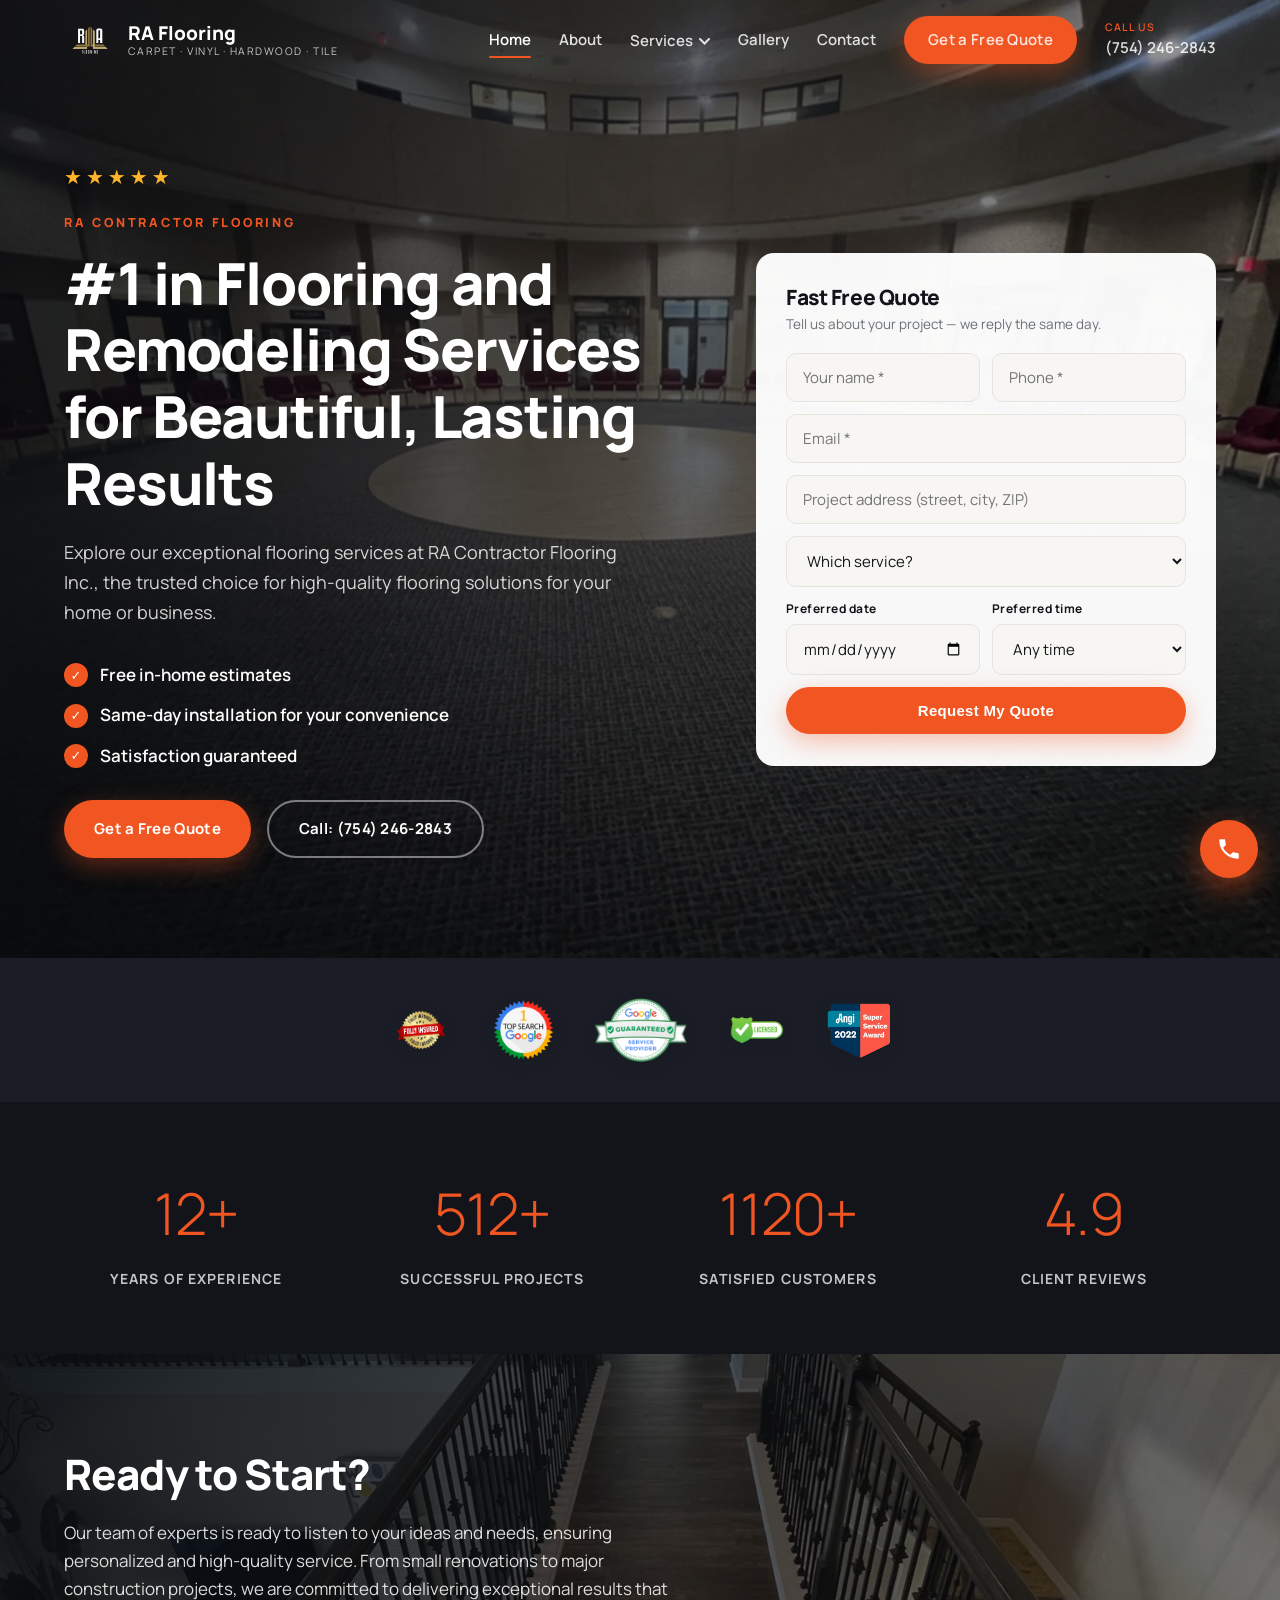
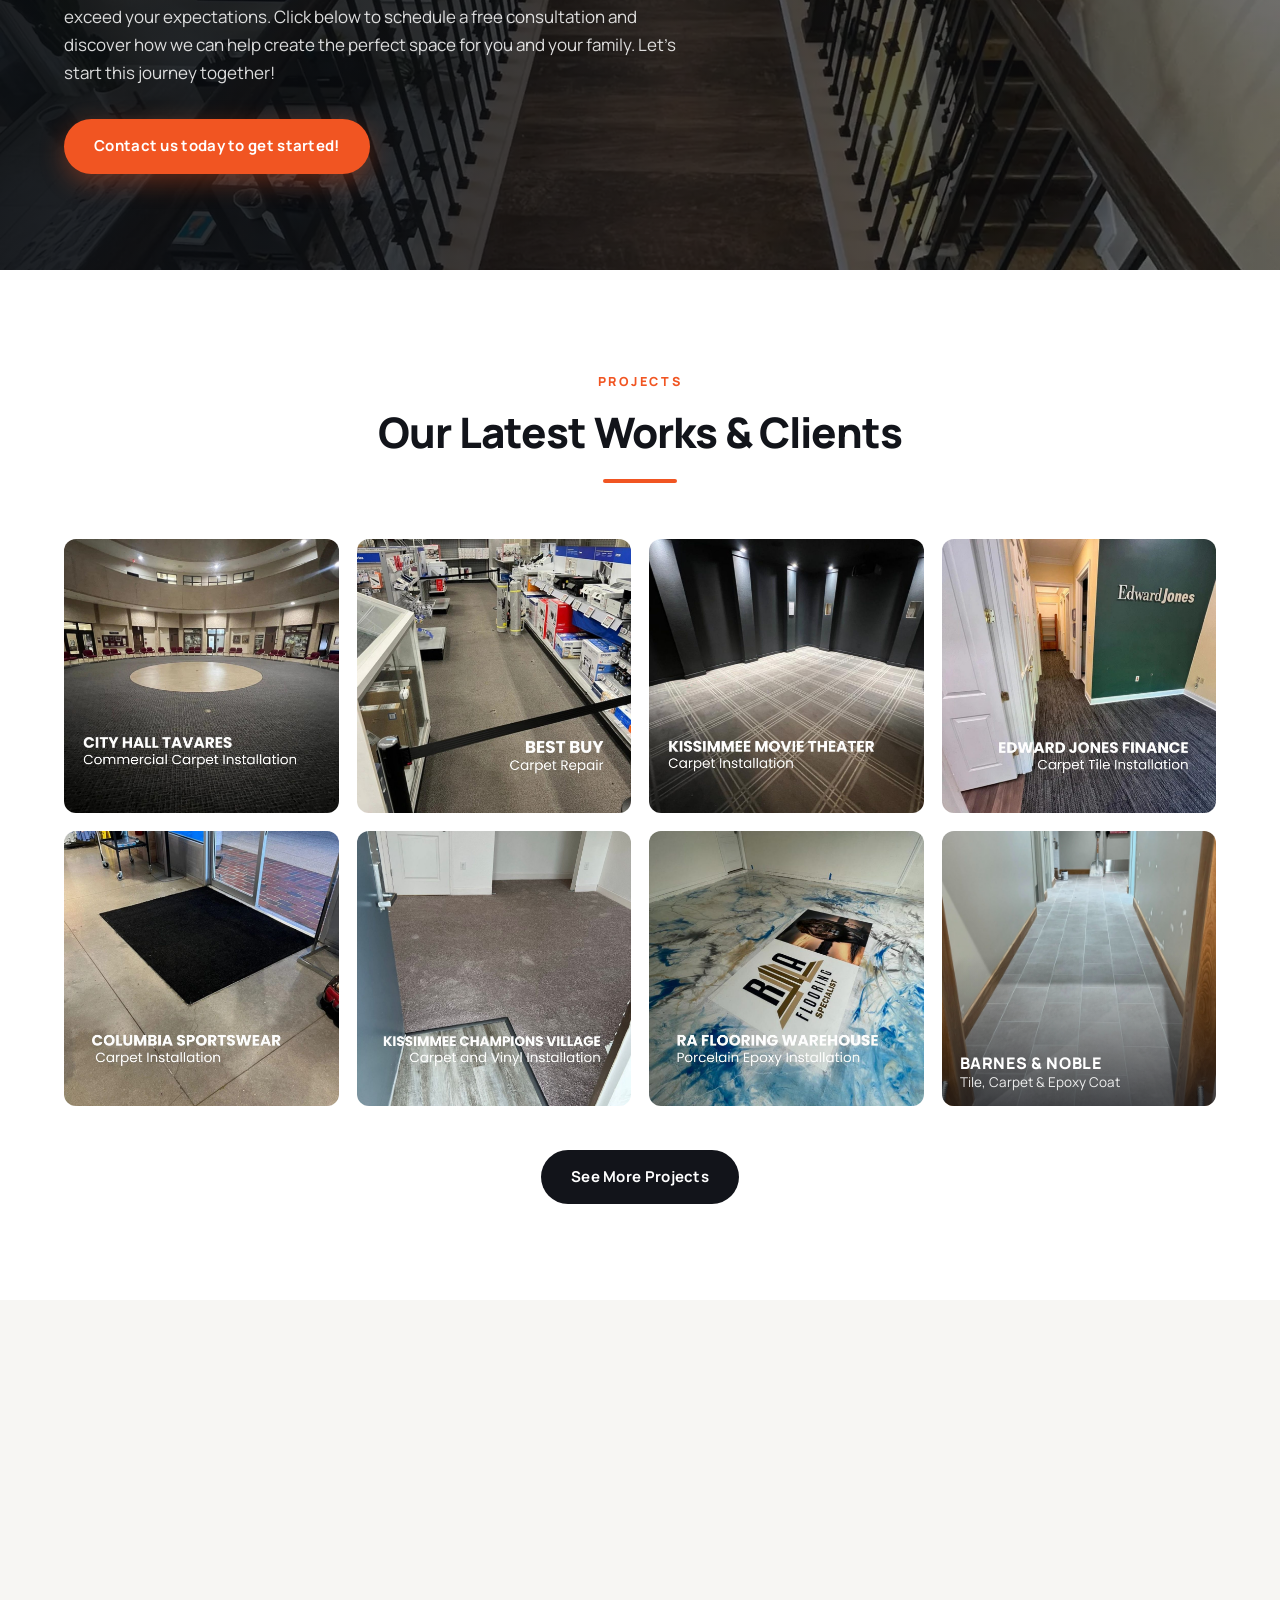
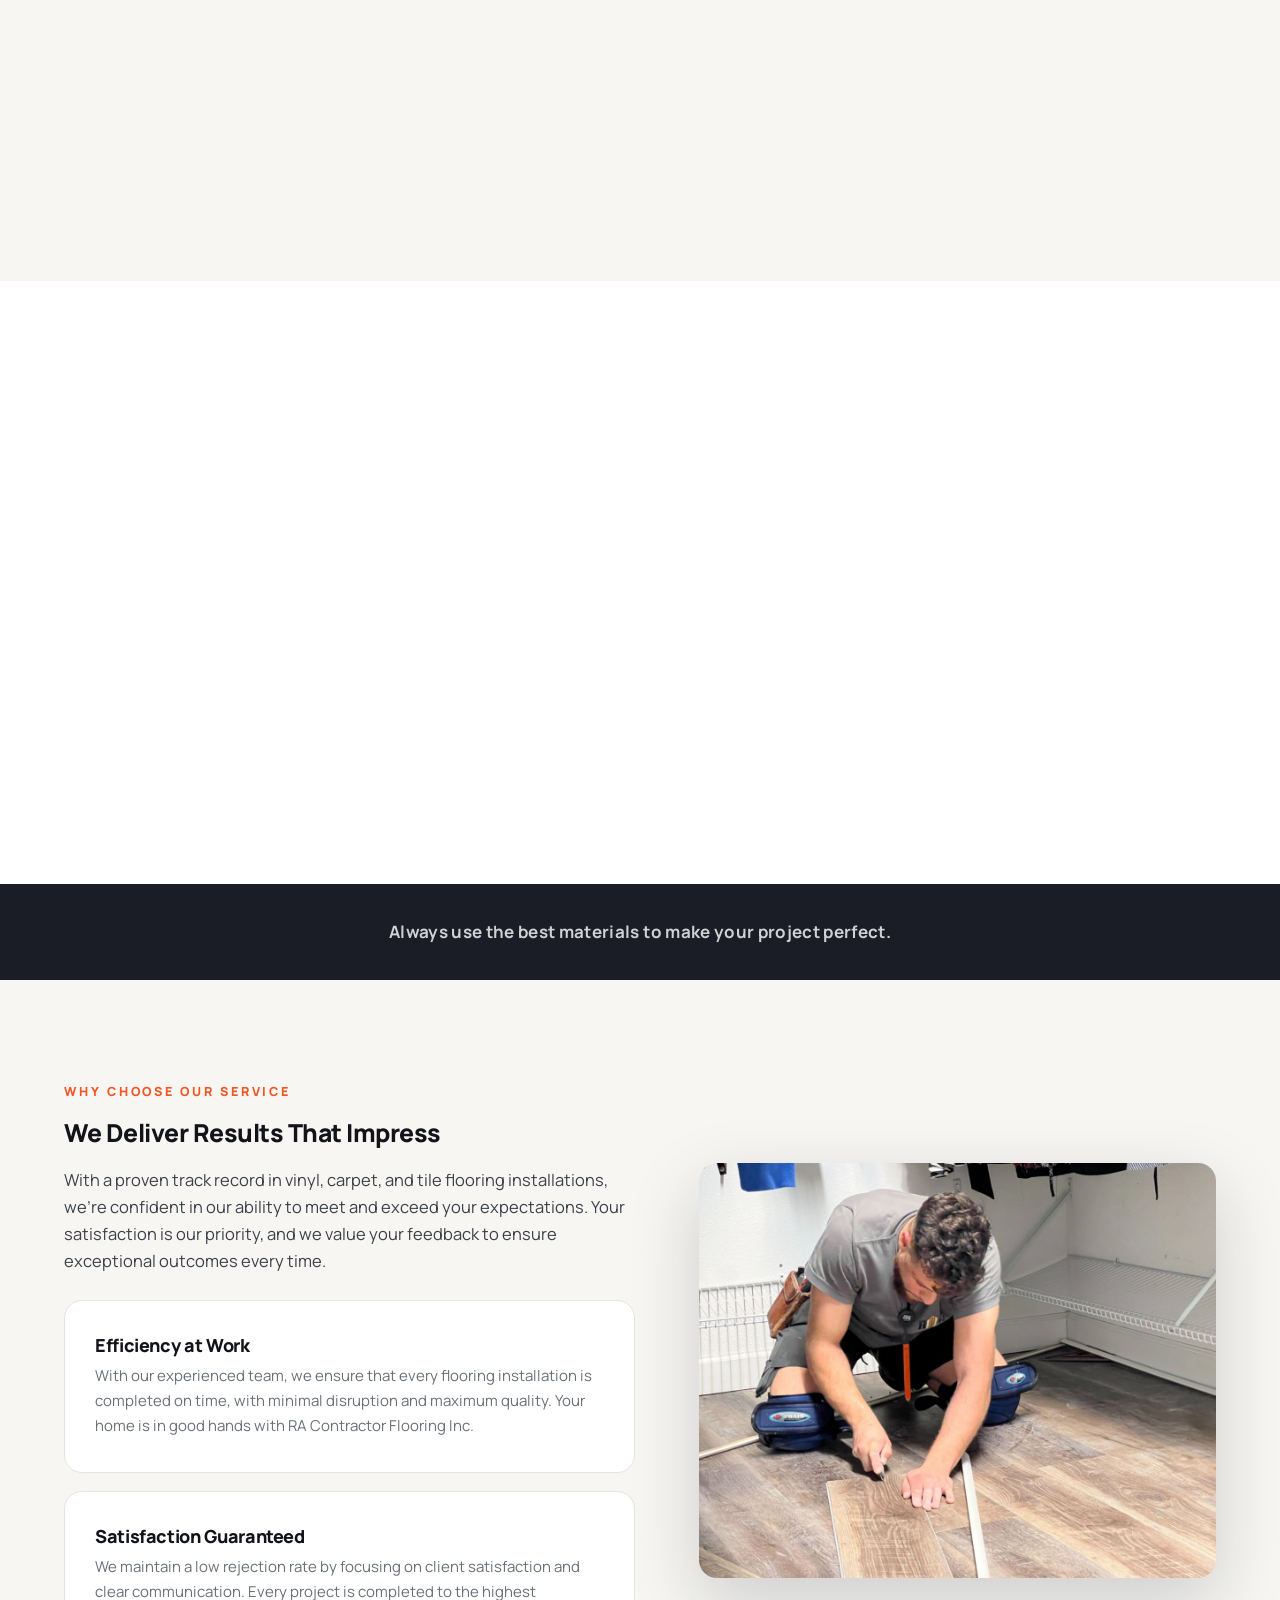
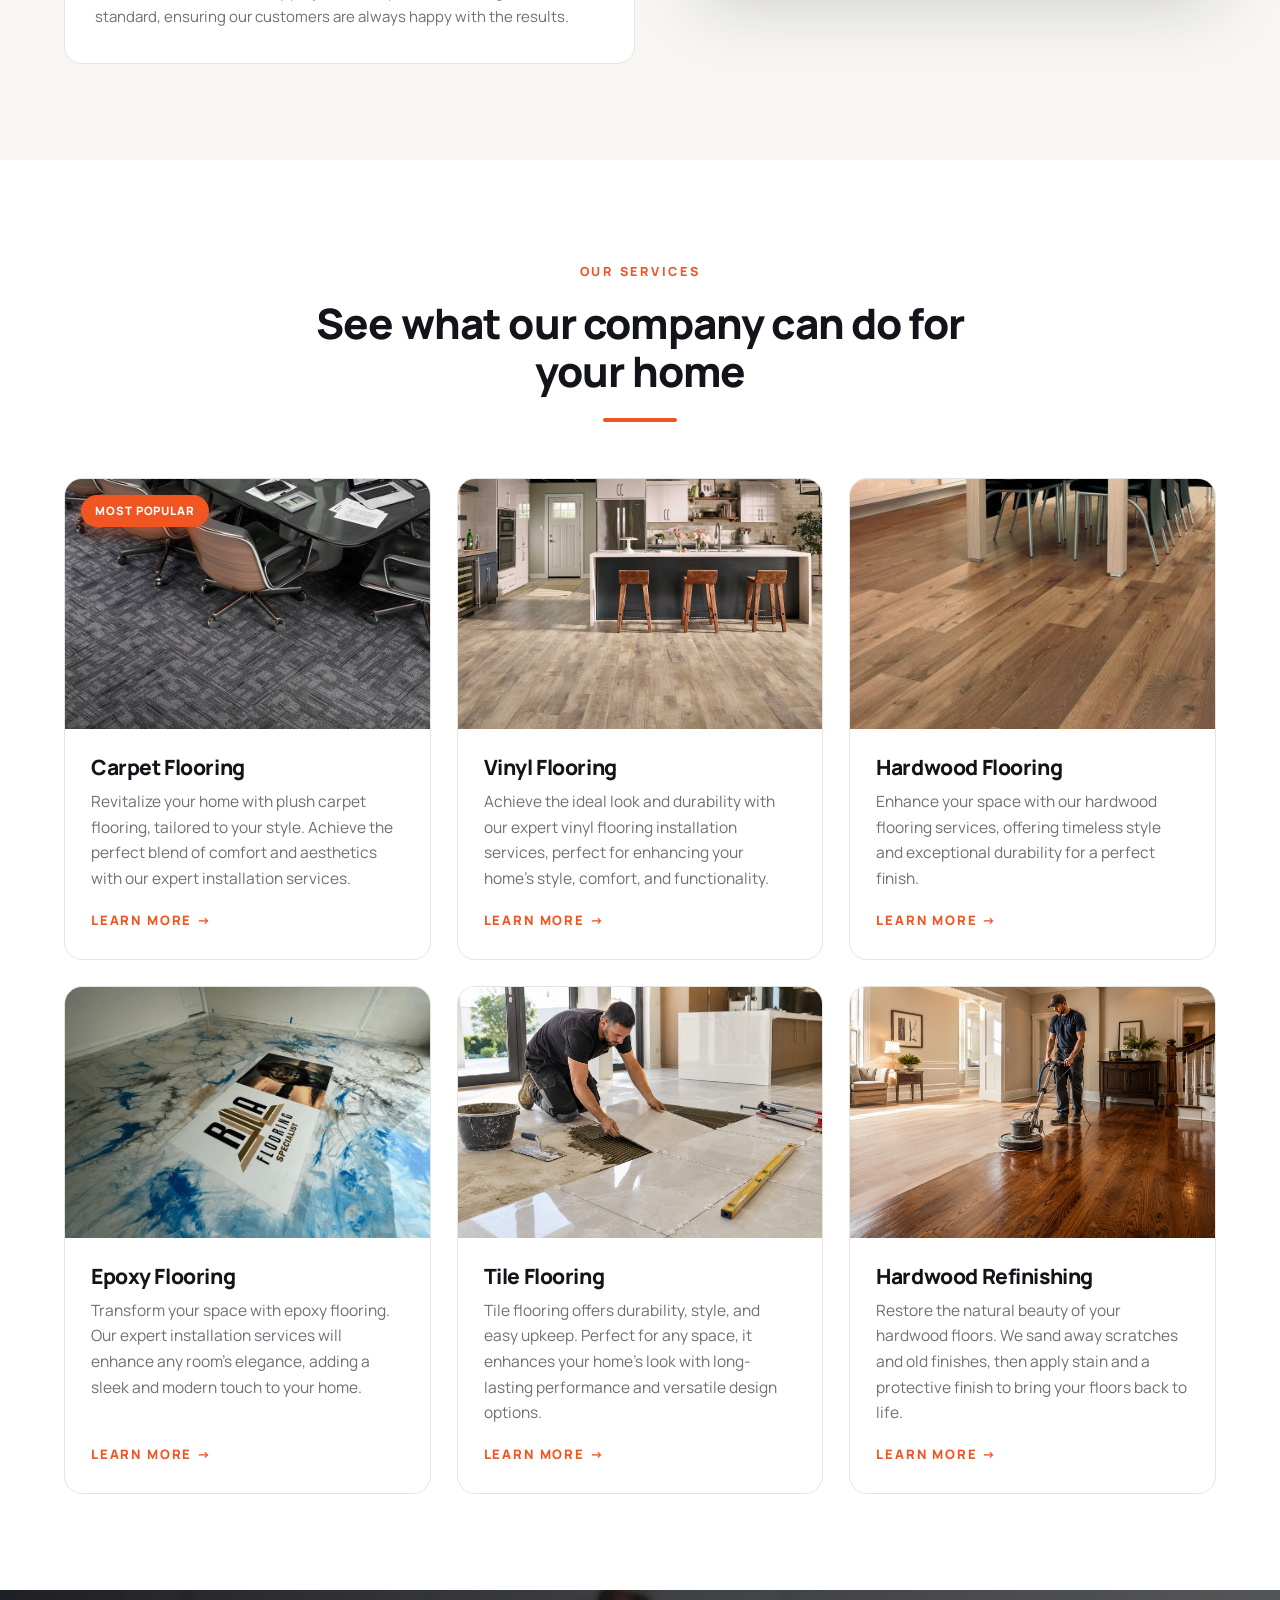
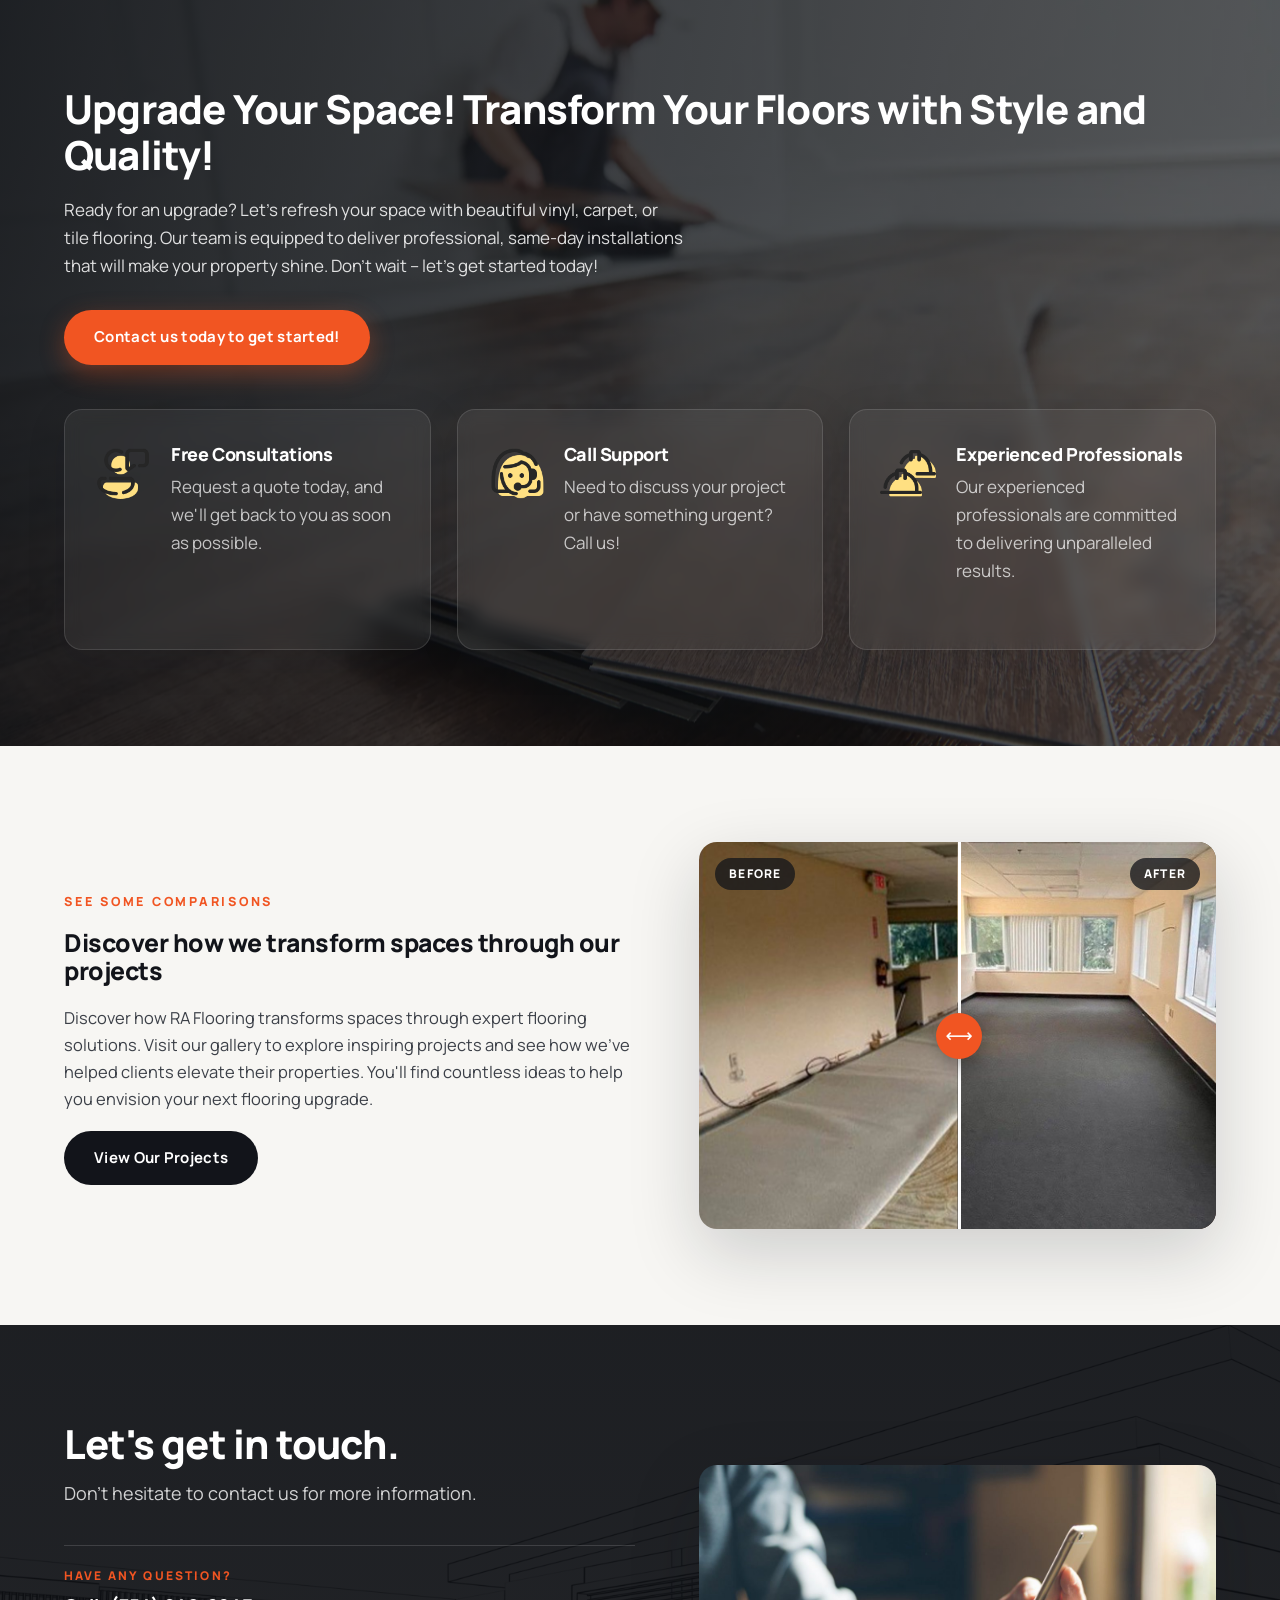
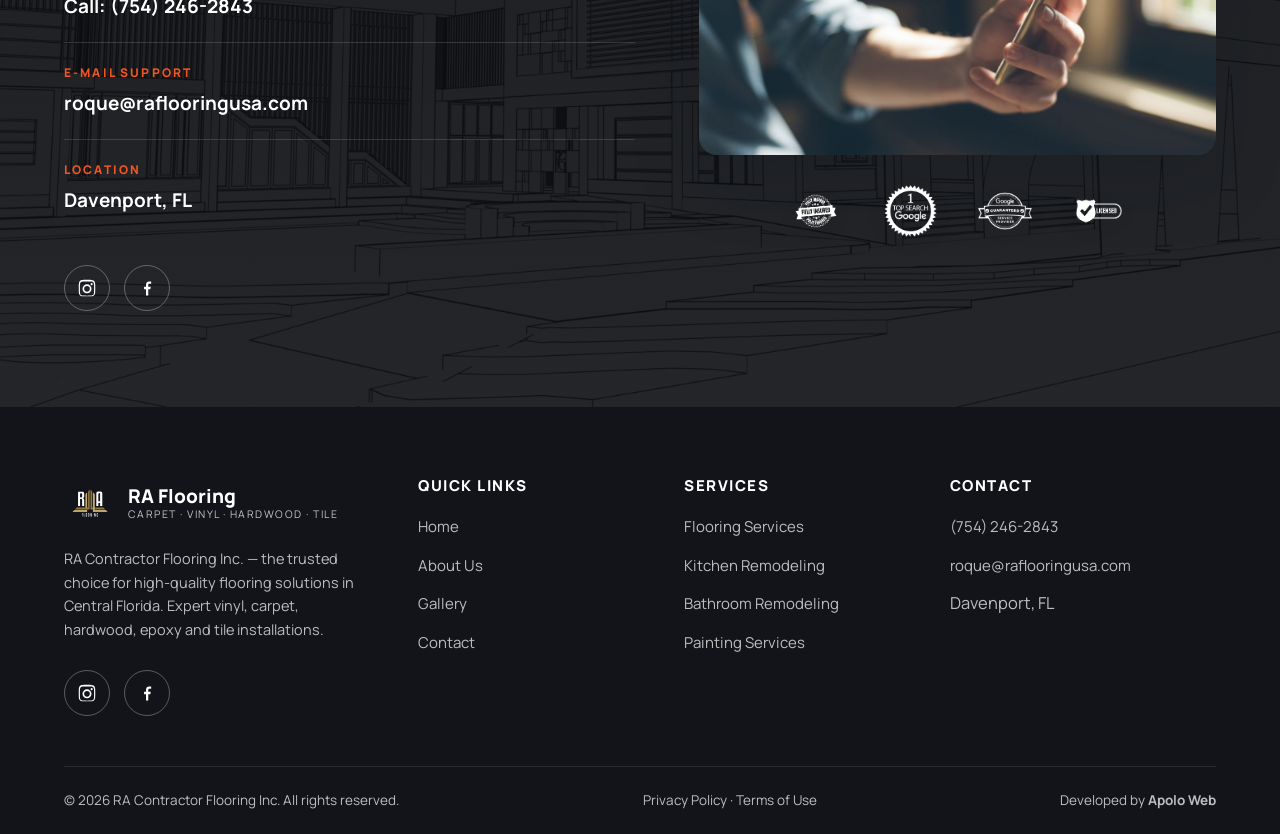
<file: index.html>
<!DOCTYPE html>
<html lang="en">
<head>
<meta charset="UTF-8">
<meta name="viewport" content="width=device-width, initial-scale=1.0">
<meta name="referrer" content="strict-origin-when-cross-origin">
<title>RA Flooring – Carpet, Vinyl, Hardwood & Tile in Davenport, FL</title>
<meta name="description" content="RA Contractor Flooring Inc. — #1 in flooring and remodeling services for beautiful, lasting results. Expert vinyl, carpet, hardwood, epoxy and tile installations in Central Florida.">
<link rel="icon" type="image/png" href="assets/img/favicon.png">
<link rel="preconnect" href="https://fonts.googleapis.com">
<link rel="preconnect" href="https://fonts.gstatic.com" crossorigin>
<link href="https://fonts.googleapis.com/css2?family=Manrope:wght@300;400;600;700;800&display=swap" rel="stylesheet">
<link rel="stylesheet" href="assets/css/style.css">
<script>
  (function (w, d, s, u) {
    if (w.oaiq) return;
    var q = function () { q.q.push(arguments); };
    q.q = []; w.oaiq = q;
    var js = d.createElement(s); js.async = true; js.src = u;
    var f = d.getElementsByTagName(s)[0]; f.parentNode.insertBefore(js, f);
  })(window, document, "script", "https://bzrcdn.openai.com/sdk/oaiq.min.js");
  oaiq("init", { pixelId: "AEzR1NKmggbzbYkmer3tov" });
</script>
</head>
<body>
<header class="site-header" id="siteHeader">
  <div class="container nav-wrap">
    <a href="index.html" class="brand">
      <img src="assets/img/logo-white.png" alt="RA Flooring logo">
      <span class="brand-text"><strong>RA Flooring</strong><small>Carpet · Vinyl · Hardwood · Tile</small></span>
    </a>
    <nav class="nav" id="mainNav">
      <a href="index.html" class="active">Home</a>
      <a href="about.html">About</a>
      <div class="nav-drop">
        <a href="services.html" class="drop-toggle">Services <svg width="11" height="7" viewBox="0 0 11 7" fill="none"><path d="M1 1l4.5 4.5L10 1" stroke="currentColor" stroke-width="2" stroke-linecap="round"/></svg></a>
        <div class="drop-menu">
          <a href="services.html">Flooring Services</a>
          <a href="kitchen-remodeling.html">Kitchen Remodeling</a>
          <a href="bathroom-remodeling.html">Bathroom Remodeling</a>
          <a href="painting-services.html">Painting Services</a>
        </div>
      </div>
      <a href="gallery.html">Gallery</a>
      <a href="contact.html">Contact</a>
      <a class="btn btn-primary nav-cta" href="contact.html">Get a Free Quote</a>
      <a class="nav-phone" href="tel:+17542462843"><span>Call us</span>(754) 246-2843</a>
    </nav>
    <button class="nav-toggle" id="navToggle" aria-label="Open menu"><span></span><span></span><span></span></button>
  </div>
</header>

<section class="hero" style="background-image:url('assets/img/hero-home.webp')">
  <div class="hero-slides" aria-hidden="true">
    <div class="slide active" style="background-image:url('assets/img/hero-slide-1.webp')"></div>
    <div class="slide" style="background-image:url('assets/img/hero-slide-2.jpg')"></div>
    <div class="slide" style="background-image:url('assets/img/hero-slide-3.jpg')"></div>
    <div class="slide" style="background-image:url('assets/img/hero-slide-4.webp')"></div>
    <div class="slide" style="background-image:url('assets/img/hero-slide-5.jpeg')"></div>
  </div>
  <div class="container">
    <div class="hero-grid">
      <div class="hero-inner">
        <div class="stars">★★★★★</div>
        <span class="eyebrow">RA Contractor Flooring</span>
        <h1>#1 in Flooring and Remodeling Services for Beautiful, Lasting Results</h1>
        <p>Explore our exceptional flooring services at RA Contractor Flooring Inc., the trusted choice for high-quality flooring solutions for your home or business.</p>
        <ul class="hero-check">
          <li><span class="tick">✓</span>Free in-home estimates</li>
          <li><span class="tick">✓</span>Same-day installation for your convenience</li>
          <li><span class="tick">✓</span>Satisfaction guaranteed</li>
        </ul>
        <div class="hero-actions">
          <a href="contact.html" class="btn btn-primary">Get a Free Quote</a>
          <a href="tel:+17542462843" class="btn btn-ghost">Call: (754) 246-2843</a>
        </div>
      </div>
      <form class="hero-form" action="https://formsubmit.co/roque@raflooringusa.com" method="POST">
        <h3>Fast Free Quote</h3>
        <p class="hint">Tell us about your project — we reply the same day.</p>
        <input type="hidden" name="_subject" value="New quick quote — raflooring website">
        <input type="hidden" name="_captcha" value="false">
        <input type="hidden" name="_next" value="">
        <div class="form-row">
          <div class="field"><input name="name" type="text" required placeholder="Your name *" aria-label="Name"></div>
          <div class="field"><input name="phone" type="tel" required placeholder="Phone *" aria-label="Phone"></div>
        </div>
        <div class="field"><input name="email" type="email" required placeholder="Email *" aria-label="Email"></div>
        <div class="field"><input name="address" type="text" placeholder="Project address (street, city, ZIP)" aria-label="Project address"></div>
        <div class="field">
          <select name="service" aria-label="Service">
            <option value="" disabled selected>Which service?</option>
            <option>Carpet Flooring</option>
            <option>Vinyl / Luxury Vinyl Plank</option>
            <option>Hardwood Flooring</option>
            <option>Hardwood Refinishing</option>
            <option>Epoxy Flooring</option>
            <option>Tile Flooring</option>
            <option>Kitchen Remodeling</option>
            <option>Bathroom Remodeling</option>
            <option>Painting</option>
            <option>Other</option>
          </select>
        </div>
        <div class="form-row">
          <div class="field"><label for="hf-date">Preferred date</label><input id="hf-date" name="preferred_date" type="date" aria-label="Preferred date"></div>
          <div class="field"><label for="hf-time">Preferred time</label>
            <select id="hf-time" name="preferred_time" aria-label="Preferred time">
              <option value="" disabled selected>Any time</option>
              <option>Morning (8am – 12pm)</option>
              <option>Afternoon (12pm – 4pm)</option>
              <option>Evening (4pm – 7pm)</option>
            </select>
          </div>
        </div>
        <button type="submit" class="btn btn-primary" style="width:100%;justify-content:center">Request My Quote</button>
      </form>
    </div>
  </div>
</section>

<div class="materials-strip">
  <div class="container badges-row" style="padding:6px 0">
    <img src="assets/img/badge-insured.png" alt="Fully Insured" loading="lazy">
    <img src="assets/img/badge-top-search.png" alt="Google Top Search" loading="lazy">
    <img src="assets/img/badge-guaranteed.png" alt="Google Guaranteed" loading="lazy">
    <img src="assets/img/badge-licensed.png" alt="Licensed" loading="lazy">
    <img src="assets/img/badge-angi.png" alt="Angi Super Service Award" loading="lazy">
  </div>
</div>

<div class="stats">
  <div class="container stats-grid">
    <div class="stat reveal"><div class="num" data-count="12" data-suffix="+">0</div><div class="label">Years of Experience</div></div>
    <div class="stat reveal reveal-d1"><div class="num" data-count="512" data-suffix="+">0</div><div class="label">Successful Projects</div></div>
    <div class="stat reveal reveal-d2"><div class="num" data-count="1120" data-suffix="+">0</div><div class="label">Satisfied Customers</div></div>
    <div class="stat reveal reveal-d3"><div class="num" data-count="4.9">0</div><div class="label">Client Reviews</div></div>
  </div>
</div>

<section class="ready" style="background-image:url('assets/img/ready-bg.webp')">
  <div class="container">
    <div class="reveal">
      <h2>Ready to Start?</h2>
      <p>Our team of experts is ready to listen to your ideas and needs, ensuring personalized and high-quality service. From small renovations to major construction projects, we are committed to delivering exceptional results that exceed your expectations. Click below to schedule a free consultation and discover how we can help create the perfect space for you and your family. Let's start this journey together!</p>
      <a href="contact.html" class="btn btn-primary">Contact us today to get started!</a>
    </div>
  </div>
</section>

<section>
  <div class="container">
    <div class="sec-head center reveal">
      <span class="eyebrow">Projects</span>
      <h2>Our Latest Works &amp; Clients</h2>
      <div class="divider"></div>
    </div>
    <div class="works-grid">
      <a href="gallery.html" class="reveal"><img src="assets/img/work-1.jpg" alt="RA Flooring project" loading="lazy"></a>
      <a href="gallery.html" class="reveal reveal-d1"><img src="assets/img/work-2.jpg" alt="RA Flooring project" loading="lazy"></a>
      <a href="gallery.html" class="reveal reveal-d2"><img src="assets/img/work-3.jpg" alt="RA Flooring project" loading="lazy"></a>
      <a href="gallery.html" class="reveal reveal-d3"><img src="assets/img/work-4.jpg" alt="RA Flooring project" loading="lazy"></a>
      <a href="gallery.html" class="reveal"><img src="assets/img/work-5.jpg" alt="RA Flooring project" loading="lazy"></a>
      <a href="gallery.html" class="reveal reveal-d1"><img src="assets/img/work-6.jpg" alt="RA Flooring project" loading="lazy"></a>
      <a href="gallery.html" class="reveal reveal-d2"><img src="assets/img/work-7.jpg" alt="RA Flooring project" loading="lazy"></a>
      <a href="gallery.html" class="reveal reveal-d3 has-cap"><img src="assets/img/work-barnes-noble.jpg" alt="Barnes &amp; Noble — tile, carpet and epoxy" loading="lazy"><span class="work-cap"><strong>Barnes &amp; Noble</strong><small>Tile, Carpet &amp; Epoxy Coat</small></span></a>
    </div>
    <div class="center-cta"><a href="gallery.html" class="btn btn-dark">See More Projects</a></div>
  </div>
</section>

<section class="reviews-band">
  <div class="container split">
    <div class="reveal">
      <span class="eyebrow">Testimonial</span>
      <h2>Client Feedback &amp; Reviews.</h2>
      <div class="review-score" style="margin-top:26px">
        <div class="big">5.0+</div>
        <div><div class="stars">★★★★★</div><div class="tag">Excellent Score</div></div>
      </div>
      <img class="google-badge" src="assets/img/google-badge.png" alt="Google Reviews" loading="lazy">
      <div><a href="https://www.google.com/search?q=RA+Contractor+Flooring+Inc+reviews" target="_blank" rel="noopener" class="btn btn-primary">Read Reviews</a></div>
    </div>
    <div class="reveal reveal-d1"><div class="review-shot"><img src="assets/img/reviews-home.jpg" alt="RA Flooring finished project" loading="lazy"></div></div>
  </div>
</section>

<section>
  <div class="container split">
    <div class="reveal">
      <span class="eyebrow">★★★★★ Rated As "Excellent"</span>
      <h2>Learn About the Greatest Flooring Company</h2>
      <p style="margin:18px 0">At RA Flooring, we specialize in flooring installations. Our dedicated team is committed to delivering outstanding results in carpet, vinyl, epoxy and tile flooring installations. With over 1,000 successful projects, we focus on providing exceptional quality and timely service, all at affordable prices.</p>
      <h3 style="font-size:20px;margin-bottom:10px">Transform Your Space with Our Excellence!</h3>
      <p style="color:var(--text-soft);margin-bottom:26px">Discover the difference that professional flooring installation can make in your home. At RA Flooring, we offer expert installation of vinyl, carpet, and tile flooring to enhance the beauty and functionality of your space.</p>
      <a href="contact.html" class="btn btn-primary">Get a Free Estimate</a>
    </div>
    <div class="reveal reveal-d1"><div class="photo-frame"><img src="assets/img/team.jpeg" alt="RA Flooring team" loading="lazy"></div></div>
  </div>
</section>

<div class="materials-strip"><div class="container"><p>Always use the best materials to make your project perfect.</p></div></div>

<section class="band-light">
  <div class="container split">
    <div class="reveal">
      <span class="eyebrow">Why choose our service</span>
      <h2>We Deliver Results That Impress</h2>
      <p style="margin:18px 0">With a proven track record in vinyl, carpet, and tile flooring installations, we're confident in our ability to meet and exceed your expectations. Your satisfaction is our priority, and we value your feedback to ensure exceptional outcomes every time.</p>
      <div style="display:grid;gap:18px;margin-top:26px">
        <div class="feat on-card"><div><h3>Efficiency at Work</h3><p>With our experienced team, we ensure that every flooring installation is completed on time, with minimal disruption and maximum quality. Your home is in good hands with RA Contractor Flooring Inc.</p></div></div>
        <div class="feat on-card"><div><h3>Satisfaction Guaranteed</h3><p>We maintain a low rejection rate by focusing on client satisfaction and clear communication. Every project is completed to the highest standard, ensuring our customers are always happy with the results.</p></div></div>
      </div>
    </div>
    <div class="reveal reveal-d1"><div class="photo-frame"><img src="assets/img/installer.jpeg" alt="RA Flooring installer at work" loading="lazy"></div></div>
  </div>
</section>

<section>
  <div class="container">
    <div class="sec-head center reveal">
      <span class="eyebrow">Our Services</span>
      <h2>See what our company can do for your home</h2>
      <div class="divider"></div>
    </div>
    <div class="svc-grid">
      <article class="svc-card reveal"><span class="pill">Most Popular</span>
  <div class="thumb"><img src="assets/img/svc-carpet.jpg" alt="Carpet Flooring" loading="lazy"></div>
  <div class="body"><h3>Carpet Flooring</h3><p>Revitalize your home with plush carpet flooring, tailored to your style. Achieve the perfect blend of comfort and aesthetics with our expert installation services.</p><a class="link" href="services.html">Learn more →</a></div>
</article>
      <article class="svc-card reveal">
  <div class="thumb"><img src="assets/img/svc-vinyl.jpg" alt="Vinyl Flooring" loading="lazy"></div>
  <div class="body"><h3>Vinyl Flooring</h3><p>Achieve the ideal look and durability with our expert vinyl flooring installation services, perfect for enhancing your home's style, comfort, and functionality.</p><a class="link" href="services.html">Learn more →</a></div>
</article>
      <article class="svc-card reveal">
  <div class="thumb"><img src="assets/img/svc-hardwood.jpg" alt="Hardwood Flooring" loading="lazy"></div>
  <div class="body"><h3>Hardwood Flooring</h3><p>Enhance your space with our hardwood flooring services, offering timeless style and exceptional durability for a perfect finish.</p><a class="link" href="services.html">Learn more →</a></div>
</article>
      <article class="svc-card reveal">
  <div class="thumb"><img src="assets/img/svc-epoxy.png" alt="Epoxy Flooring" loading="lazy"></div>
  <div class="body"><h3>Epoxy Flooring</h3><p>Transform your space with epoxy flooring. Our expert installation services will enhance any room's elegance, adding a sleek and modern touch to your home.</p><a class="link" href="services.html">Learn more →</a></div>
</article>
      <article class="svc-card reveal">
  <div class="thumb"><img src="assets/img/svc-tile.jpg" alt="Tile Flooring" loading="lazy"></div>
  <div class="body"><h3>Tile Flooring</h3><p>Tile flooring offers durability, style, and easy upkeep. Perfect for any space, it enhances your home's look with long-lasting performance and versatile design options.</p><a class="link" href="services.html">Learn more →</a></div>
</article>
      <article class="svc-card reveal">
  <div class="thumb"><img src="assets/img/svc-refinishing.jpeg" alt="Hardwood Refinishing" loading="lazy"></div>
  <div class="body"><h3>Hardwood Refinishing</h3><p>Restore the natural beauty of your hardwood floors. We sand away scratches and old finishes, then apply stain and a protective finish to bring your floors back to life.</p><a class="link" href="services.html">Learn more →</a></div>
</article>
    </div>
  </div>
</section>

<section class="cta-band" style="background-image:url('assets/img/cta-bg.webp')">
  <div class="container">
    <div class="reveal">
      <h2>Upgrade Your Space! Transform Your Floors with Style and Quality!</h2>
      <p>Ready for an upgrade? Let's refresh your space with beautiful vinyl, carpet, or tile flooring. Our team is equipped to deliver professional, same-day installations that will make your property shine. Don't wait – let's get started today!</p>
      <a href="contact.html" class="btn btn-primary" style="margin-bottom:44px">Contact us today to get started!</a>
    </div>
    <div class="feat-grid">
      <div class="feat reveal"><img src="assets/img/icon-consult.png" alt="" loading="lazy"><div><h3>Free Consultations</h3><p>Request a quote today, and we'll get back to you as soon as possible.</p></div></div>
      <div class="feat reveal"><img src="assets/img/icon-support.png" alt="" loading="lazy"><div><h3>Call Support</h3><p>Need to discuss your project or have something urgent? Call us!</p></div></div>
      <div class="feat reveal"><img src="assets/img/icon-workers.png" alt="" loading="lazy"><div><h3>Experienced Professionals</h3><p>Our experienced professionals are committed to delivering unparalleled results.</p></div></div>
    </div>
  </div>
</section>

<section class="band-light">
  <div class="container split">
    <div class="reveal">
      <span class="eyebrow">See some comparisons</span>
      <h2>Discover how we transform spaces through our projects</h2>
      <p style="margin:18px 0">Discover how RA Flooring transforms spaces through expert flooring solutions. Visit our gallery to explore inspiring projects and see how we've helped clients elevate their properties. You'll find countless ideas to help you envision your next flooring upgrade.</p>
      <a href="gallery.html" class="btn btn-dark">View Our Projects</a>
    </div>
    <div class="reveal reveal-d1">
      <div class="ba-wrap">
        <img src="assets/img/before.jpg" alt="Before">
        <img class="ba-after" src="assets/img/after.jpg" alt="After">
        <span class="ba-label before">Before</span>
        <span class="ba-label after">After</span>
        <div class="ba-handle"></div>
      </div>
    </div>
  </div>
</section>
<section class="contact-band" style="background-image:url('assets/img/contact-bg.webp')">
  <div class="container">
    <div class="split">
      <div class="reveal">
        <h2>Let's get in touch.</h2>
        <p class="sub">Don't hesitate to contact us for more information.</p>
        <div class="info-item"><div class="k">Have any question?</div><div class="v"><a href="tel:+17542462843">Call: (754) 246-2843</a></div></div>
        <div class="info-item"><div class="k">E-mail support</div><div class="v"><a href="mailto:roque@raflooringusa.com">roque@raflooringusa.com</a></div></div>
        <div class="info-item"><div class="k">Location</div><div class="v">Davenport, FL</div></div>
        <div class="social-row">
          <a href="https://www.instagram.com/racontractorfloor/" target="_blank" rel="noopener" aria-label="Instagram"><svg viewBox="0 0 24 24"><path d="M12 2.2c3.2 0 3.6 0 4.9.1 1.2.1 1.8.2 2.2.4.6.2 1 .5 1.4.9.4.4.7.8.9 1.4.2.4.4 1 .4 2.2.1 1.3.1 1.7.1 4.9s0 3.6-.1 4.9c-.1 1.2-.2 1.8-.4 2.2-.2.6-.5 1-.9 1.4-.4.4-.8.7-1.4.9-.4.2-1 .4-2.2.4-1.3.1-1.7.1-4.9.1s-3.6 0-4.9-.1c-1.2-.1-1.8-.2-2.2-.4-.6-.2-1-.5-1.4-.9-.4-.4-.7-.8-.9-1.4-.2-.4-.4-1-.4-2.2-.1-1.3-.1-1.7-.1-4.9s0-3.6.1-4.9c.1-1.2.2-1.8.4-2.2.2-.6.5-1 .9-1.4.4-.4.8-.7 1.4-.9.4-.2 1-.4 2.2-.4 1.3-.1 1.7-.1 4.9-.1zm0 2c-3.1 0-3.5 0-4.8.1-1.1.1-1.4.2-1.7.3-.4.2-.7.3-1 .6-.3.3-.5.6-.6 1-.1.3-.3.6-.3 1.7-.1 1.3-.1 1.6-.1 4.8s0 3.5.1 4.8c.1 1.1.2 1.4.3 1.7.2.4.3.7.6 1 .3.3.6.5 1 .6.3.1.6.3 1.7.3 1.3.1 1.6.1 4.8.1s3.5 0 4.8-.1c1.1-.1 1.4-.2 1.7-.3.4-.2.7-.3 1-.6.3-.3.5-.6.6-1 .1-.3.3-.6.3-1.7.1-1.3.1-1.6.1-4.8s0-3.5-.1-4.8c-.1-1.1-.2-1.4-.3-1.7-.2-.4-.3-.7-.6-1-.3-.3-.6-.5-1-.6-.3-.1-.6-.3-1.7-.3-1.3-.1-1.6-.1-4.8-.1zm0 3.4a5.4 5.4 0 110 10.8 5.4 5.4 0 010-10.8zm0 2a3.4 3.4 0 100 6.8 3.4 3.4 0 000-6.8zm5.6-3.5a1.25 1.25 0 110 2.5 1.25 1.25 0 010-2.5z"/></svg></a>
          <a href="https://www.facebook.com/racontractorfloor/" target="_blank" rel="noopener" aria-label="Facebook"><svg viewBox="0 0 24 24"><path d="M13.5 21v-7.5h2.5l.5-3h-3V8.6c0-.9.3-1.6 1.6-1.6H17V4.2c-.3 0-1.2-.1-2.3-.1-2.3 0-3.9 1.4-3.9 4v2.4H8.5v3h2.3V21h2.7z"/></svg></a>
        </div>
      </div>
      <div class="reveal reveal-d1">
        <div class="contact-photo"><img src="assets/img/cellphone.jpg" alt="Contact RA Flooring" loading="lazy"></div>
        <div class="badges-row on-dark">
          <img src="assets/img/badge-insured-w.png" alt="Fully Insured" loading="lazy">
          <img src="assets/img/badge-top-search-w.png" alt="Google Top Search" loading="lazy">
          <img src="assets/img/badge-guaranteed-w.png" alt="Google Guaranteed" loading="lazy">
          <img src="assets/img/badge-licensed-w.png" alt="Licensed" loading="lazy">
        </div>
      </div>
    </div>
  </div>
</section>
<footer class="site-footer">
  <div class="container">
    <div class="footer-grid">
      <div>
        <a href="index.html" class="brand">
          <img src="assets/img/logo-white.png" alt="RA Flooring logo">
          <span class="brand-text"><strong>RA Flooring</strong><small>Carpet · Vinyl · Hardwood · Tile</small></span>
        </a>
        <p>RA Contractor Flooring Inc. — the trusted choice for high-quality flooring solutions in Central Florida. Expert vinyl, carpet, hardwood, epoxy and tile installations.</p>
        <div class="social-row">
          <a href="https://www.instagram.com/racontractorfloor/" target="_blank" rel="noopener" aria-label="Instagram"><svg viewBox="0 0 24 24"><path d="M12 2.2c3.2 0 3.6 0 4.9.1 1.2.1 1.8.2 2.2.4.6.2 1 .5 1.4.9.4.4.7.8.9 1.4.2.4.4 1 .4 2.2.1 1.3.1 1.7.1 4.9s0 3.6-.1 4.9c-.1 1.2-.2 1.8-.4 2.2-.2.6-.5 1-.9 1.4-.4.4-.8.7-1.4.9-.4.2-1 .4-2.2.4-1.3.1-1.7.1-4.9.1s-3.6 0-4.9-.1c-1.2-.1-1.8-.2-2.2-.4-.6-.2-1-.5-1.4-.9-.4-.4-.7-.8-.9-1.4-.2-.4-.4-1-.4-2.2-.1-1.3-.1-1.7-.1-4.9s0-3.6.1-4.9c.1-1.2.2-1.8.4-2.2.2-.6.5-1 .9-1.4.4-.4.8-.7 1.4-.9.4-.2 1-.4 2.2-.4 1.3-.1 1.7-.1 4.9-.1zm0 2c-3.1 0-3.5 0-4.8.1-1.1.1-1.4.2-1.7.3-.4.2-.7.3-1 .6-.3.3-.5.6-.6 1-.1.3-.3.6-.3 1.7-.1 1.3-.1 1.6-.1 4.8s0 3.5.1 4.8c.1 1.1.2 1.4.3 1.7.2.4.3.7.6 1 .3.3.6.5 1 .6.3.1.6.3 1.7.3 1.3.1 1.6.1 4.8.1s3.5 0 4.8-.1c1.1-.1 1.4-.2 1.7-.3.4-.2.7-.3 1-.6.3-.3.5-.6.6-1 .1-.3.3-.6.3-1.7.1-1.3.1-1.6.1-4.8s0-3.5-.1-4.8c-.1-1.1-.2-1.4-.3-1.7-.2-.4-.3-.7-.6-1-.3-.3-.6-.5-1-.6-.3-.1-.6-.3-1.7-.3-1.3-.1-1.6-.1-4.8-.1zm0 3.4a5.4 5.4 0 110 10.8 5.4 5.4 0 010-10.8zm0 2a3.4 3.4 0 100 6.8 3.4 3.4 0 000-6.8zm5.6-3.5a1.25 1.25 0 110 2.5 1.25 1.25 0 010-2.5z"/></svg></a>
          <a href="https://www.facebook.com/racontractorfloor/" target="_blank" rel="noopener" aria-label="Facebook"><svg viewBox="0 0 24 24"><path d="M13.5 21v-7.5h2.5l.5-3h-3V8.6c0-.9.3-1.6 1.6-1.6H17V4.2c-.3 0-1.2-.1-2.3-.1-2.3 0-3.9 1.4-3.9 4v2.4H8.5v3h2.3V21h2.7z"/></svg></a>
        </div>
      </div>
      <div>
        <h4>Quick Links</h4>
        <ul>
          <li><a href="index.html">Home</a></li>
          <li><a href="about.html">About Us</a></li>
          <li><a href="gallery.html">Gallery</a></li>
          <li><a href="contact.html">Contact</a></li>
        </ul>
      </div>
      <div>
        <h4>Services</h4>
        <ul>
          <li><a href="services.html">Flooring Services</a></li>
          <li><a href="kitchen-remodeling.html">Kitchen Remodeling</a></li>
          <li><a href="bathroom-remodeling.html">Bathroom Remodeling</a></li>
          <li><a href="painting-services.html">Painting Services</a></li>
        </ul>
      </div>
      <div>
        <h4>Contact</h4>
        <ul>
          <li><a href="tel:+17542462843">(754) 246-2843</a></li>
          <li><a href="mailto:roque@raflooringusa.com">roque@raflooringusa.com</a></li>
          <li>Davenport, FL</li>
        </ul>
      </div>
    </div>
    <div class="footer-bottom">
      <span>© <span id="year"></span> RA Contractor Flooring Inc. All rights reserved.</span>
      <span><a href="privacy-policy.html">Privacy Policy</a> · <a href="terms-of-use.html">Terms of Use</a></span>
      <span>Developed by <a href="https://apoloweb.net.br/" target="_blank" rel="noopener"><strong>Apolo Web</strong></a></span>
    </div>
  </div>
</footer>
<a href="tel:+17542462843" class="float-call" aria-label="Call RA Flooring"><svg viewBox="0 0 24 24"><path d="M6.6 10.8c1.4 2.8 3.8 5.1 6.6 6.6l2.2-2.2c.3-.3.7-.4 1-.2 1.1.4 2.3.6 3.6.6.6 0 1 .4 1 1V20c0 .6-.4 1-1 1C10.6 21 3 13.4 3 4c0-.6.4-1 1-1h3.5c.6 0 1 .4 1 1 0 1.2.2 2.4.6 3.6.1.3 0 .7-.2 1l-2.3 2.2z"/></svg></a>
<script src="assets/js/main.js"></script>
</body>
</html>
</file>
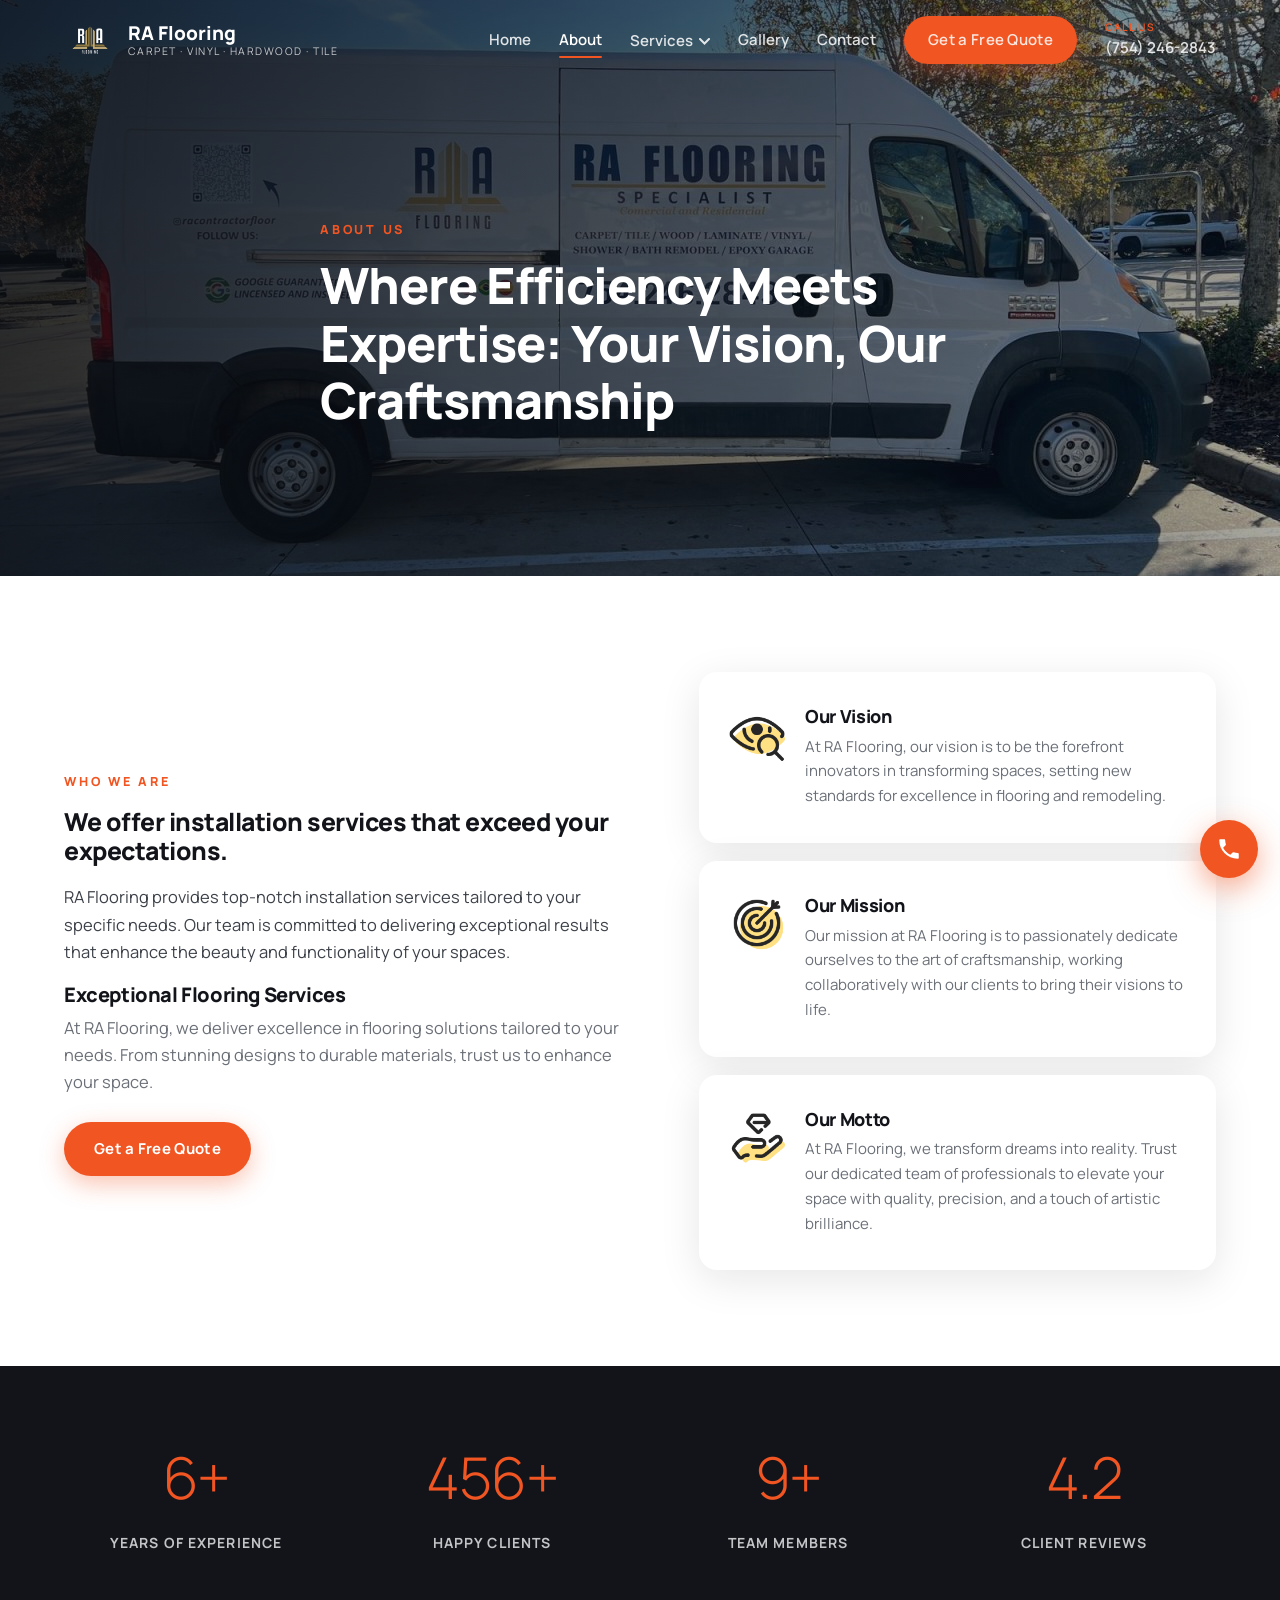
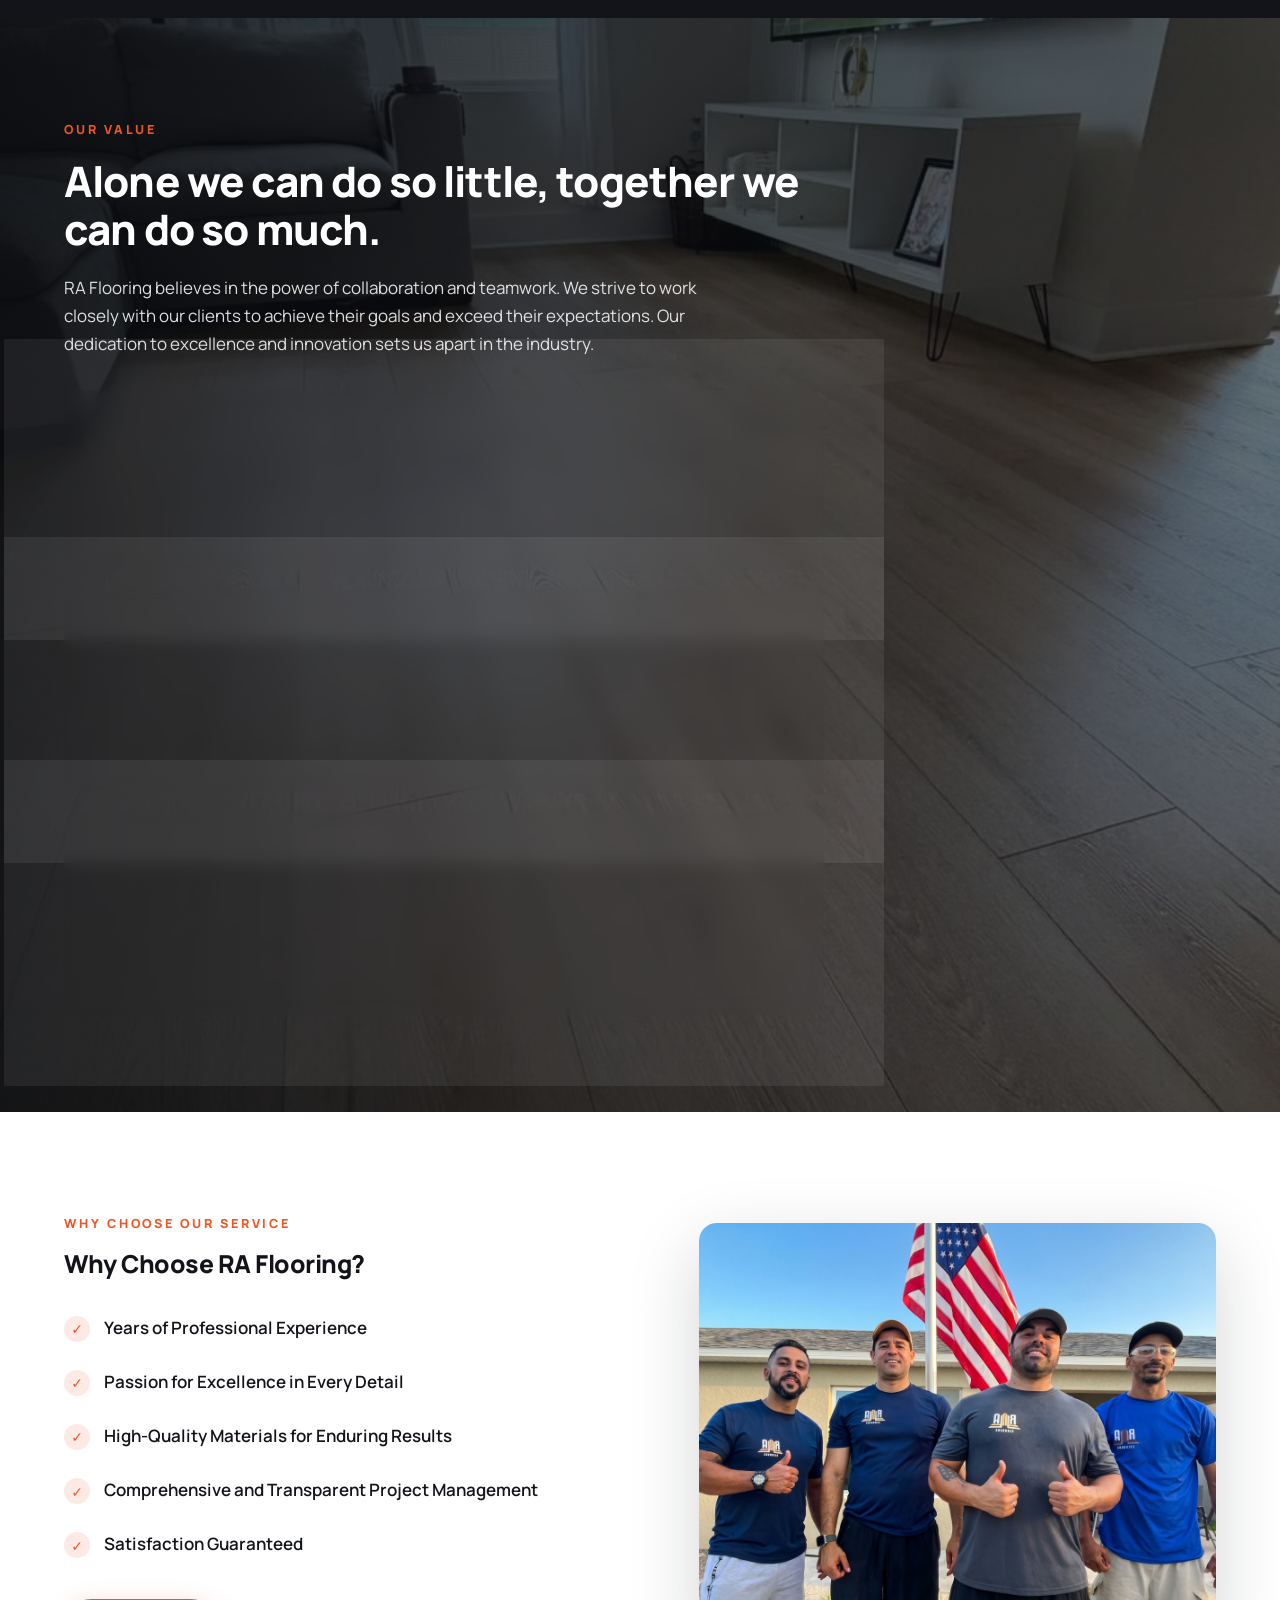
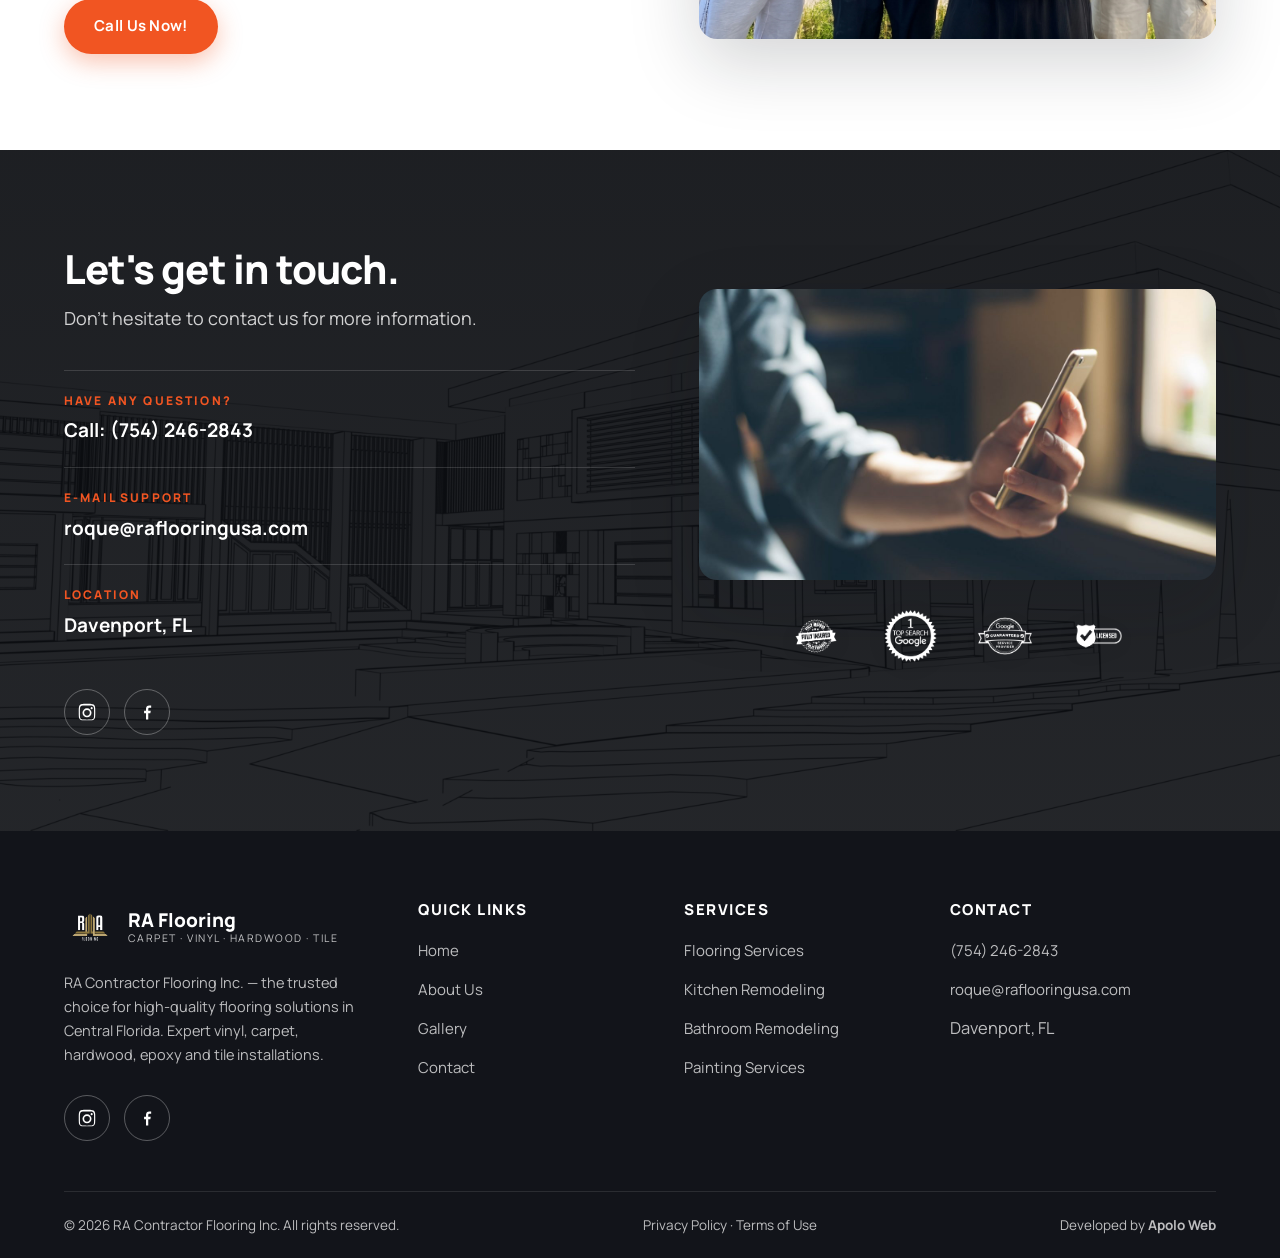
<file: about.html>
<!DOCTYPE html>
<html lang="en">
<head>
<meta charset="UTF-8">
<meta name="viewport" content="width=device-width, initial-scale=1.0">
<meta name="referrer" content="strict-origin-when-cross-origin">
<title>About Us – RA Flooring</title>
<meta name="description" content="Learn about RA Contractor Flooring Inc. — our vision, mission and values. Over a decade of experience delivering exceptional flooring and remodeling results.">
<link rel="icon" type="image/png" href="assets/img/favicon.png">
<link rel="preconnect" href="https://fonts.googleapis.com">
<link rel="preconnect" href="https://fonts.gstatic.com" crossorigin>
<link href="https://fonts.googleapis.com/css2?family=Manrope:wght@300;400;600;700;800&display=swap" rel="stylesheet">
<link rel="stylesheet" href="assets/css/style.css">
<script>
  (function (w, d, s, u) {
    if (w.oaiq) return;
    var q = function () { q.q.push(arguments); };
    q.q = []; w.oaiq = q;
    var js = d.createElement(s); js.async = true; js.src = u;
    var f = d.getElementsByTagName(s)[0]; f.parentNode.insertBefore(js, f);
  })(window, document, "script", "https://bzrcdn.openai.com/sdk/oaiq.min.js");
  oaiq("init", { pixelId: "AEzR1NKmggbzbYkmer3tov" });
</script>
</head>
<body>
<header class="site-header" id="siteHeader">
  <div class="container nav-wrap">
    <a href="index.html" class="brand">
      <img src="assets/img/logo-white.png" alt="RA Flooring logo">
      <span class="brand-text"><strong>RA Flooring</strong><small>Carpet · Vinyl · Hardwood · Tile</small></span>
    </a>
    <nav class="nav" id="mainNav">
      <a href="index.html">Home</a>
      <a href="about.html" class="active">About</a>
      <div class="nav-drop">
        <a href="services.html" class="drop-toggle">Services <svg width="11" height="7" viewBox="0 0 11 7" fill="none"><path d="M1 1l4.5 4.5L10 1" stroke="currentColor" stroke-width="2" stroke-linecap="round"/></svg></a>
        <div class="drop-menu">
          <a href="services.html">Flooring Services</a>
          <a href="kitchen-remodeling.html">Kitchen Remodeling</a>
          <a href="bathroom-remodeling.html">Bathroom Remodeling</a>
          <a href="painting-services.html">Painting Services</a>
        </div>
      </div>
      <a href="gallery.html">Gallery</a>
      <a href="contact.html">Contact</a>
      <a class="btn btn-primary nav-cta" href="contact.html">Get a Free Quote</a>
      <a class="nav-phone" href="tel:+17542462843"><span>Call us</span>(754) 246-2843</a>
    </nav>
    <button class="nav-toggle" id="navToggle" aria-label="Open menu"><span></span><span></span><span></span></button>
  </div>
</header>

<section class="hero hero-page" style="background-image:url('assets/img/team.jpeg')">
  <div class="container">
    <div class="hero-inner">
      <span class="eyebrow">About Us</span>
      <h1>Where Efficiency Meets Expertise: Your Vision, Our Craftsmanship</h1>
    </div>
  </div>
</section>

<section>
  <div class="container split">
    <div class="reveal">
      <span class="eyebrow">Who we are</span>
      <h2>We offer installation services that exceed your expectations.</h2>
      <p style="margin:18px 0">RA Flooring provides top-notch installation services tailored to your specific needs. Our team is committed to delivering exceptional results that enhance the beauty and functionality of your spaces.</p>
      <h3 style="font-size:20px;margin-bottom:8px">Exceptional Flooring Services</h3>
      <p style="color:var(--text-soft);margin-bottom:26px">At RA Flooring, we deliver excellence in flooring solutions tailored to your needs. From stunning designs to durable materials, trust us to enhance your space.</p>
      <a href="contact.html" class="btn btn-primary">Get a Free Quote</a>
    </div>
    <div class="reveal reveal-d1" style="display:grid;gap:18px">
      <div class="feat reveal"><img src="assets/img/icon-vision.png" alt="" loading="lazy"><div><h3>Our Vision</h3><p>At RA Flooring, our vision is to be the forefront innovators in transforming spaces, setting new standards for excellence in flooring and remodeling.</p></div></div>
      <div class="feat reveal"><img src="assets/img/icon-goal.png" alt="" loading="lazy"><div><h3>Our Mission</h3><p>Our mission at RA Flooring is to passionately dedicate ourselves to the art of craftsmanship, working collaboratively with our clients to bring their visions to life.</p></div></div>
      <div class="feat reveal"><img src="assets/img/icon-diamond.png" alt="" loading="lazy"><div><h3>Our Motto</h3><p>At RA Flooring, we transform dreams into reality. Trust our dedicated team of professionals to elevate your space with quality, precision, and a touch of artistic brilliance.</p></div></div>
    </div>
  </div>
</section>

<div class="stats">
  <div class="container stats-grid">
    <div class="stat reveal"><div class="num" data-count="7" data-suffix="+">0</div><div class="label">Years of Experience</div></div>
    <div class="stat reveal reveal-d1"><div class="num" data-count="530" data-suffix="+">0</div><div class="label">Happy Clients</div></div>
    <div class="stat reveal reveal-d2"><div class="num" data-count="10" data-suffix="+">0</div><div class="label">Team Members</div></div>
    <div class="stat reveal reveal-d3"><div class="num" data-count="4.9">0</div><div class="label">Client Reviews</div></div>
  </div>
</div>

<section class="ready" style="background-image:url('assets/img/values-bg.jpeg')">
  <div class="container">
    <div class="reveal" style="max-width:760px">
      <span class="eyebrow">Our Value</span>
      <h2>Alone we can do so little, together we can do so much.</h2>
      <p>RA Flooring believes in the power of collaboration and teamwork. We strive to work closely with our clients to achieve their goals and exceed their expectations. Our dedication to excellence and innovation sets us apart in the industry.</p>
      <div style="display:grid;gap:18px;margin-top:10px">
        <div class="feat" style="background:rgba(255,255,255,.07);backdrop-filter:blur(8px);border:1px solid rgba(255,255,255,.14)"><div><h3 style="color:#fff">Opportunity to Shape Beautiful Spaces</h3><p style="color:rgba(255,255,255,.75)">At RA Flooring, we see every project as an opportunity to create something extraordinary. Our team is dedicated to pushing the boundaries of design and craftsmanship.</p></div></div>
        <div class="feat" style="background:rgba(255,255,255,.07);backdrop-filter:blur(8px);border:1px solid rgba(255,255,255,.14)"><div><h3 style="color:#fff">Cross-Disciplinary Learning</h3><p style="color:rgba(255,255,255,.75)">We believe in the importance of continuous learning and growth. By embracing cross-disciplinary approaches, we stay ahead of the curve and deliver innovative solutions that make a real difference in our clients' lives.</p></div></div>
        <div class="feat" style="background:rgba(255,255,255,.07);backdrop-filter:blur(8px);border:1px solid rgba(255,255,255,.14)"><div><h3 style="color:#fff">Impactful, Lasting Solutions</h3><p style="color:rgba(255,255,255,.75)">RA Flooring is committed to providing impactful solutions that enhance the beauty, functionality, and durability of your spaces. From flooring installation to full remodeling, we deliver results that stand the test of time.</p></div></div>
      </div>
    </div>
  </div>
</section>

<section>
  <div class="container split">
    <div class="reveal">
      <span class="eyebrow">Why choose our service</span>
      <h2>Why Choose RA Flooring?</h2>
      <ul class="check-list" style="margin:22px 0 28px">
        <li><span class="tick">✓</span>Years of Professional Experience</li>
        <li><span class="tick">✓</span>Passion for Excellence in Every Detail</li>
        <li><span class="tick">✓</span>High-Quality Materials for Enduring Results</li>
        <li><span class="tick">✓</span>Comprehensive and Transparent Project Management</li>
        <li><span class="tick">✓</span>Satisfaction Guaranteed</li>
      </ul>
      <a href="tel:+17542462843" class="btn btn-primary">Call Us Now!</a>
    </div>
    <div class="reveal reveal-d1"><div class="photo-frame"><img src="assets/img/team-photo.jpg" alt="RA Flooring team" loading="lazy"></div></div>
  </div>
</section>
<section class="contact-band" style="background-image:url('assets/img/contact-bg.webp')">
  <div class="container">
    <div class="split">
      <div class="reveal">
        <h2>Let's get in touch.</h2>
        <p class="sub">Don't hesitate to contact us for more information.</p>
        <div class="info-item"><div class="k">Have any question?</div><div class="v"><a href="tel:+17542462843">Call: (754) 246-2843</a></div></div>
        <div class="info-item"><div class="k">E-mail support</div><div class="v"><a href="mailto:roque@raflooringusa.com">roque@raflooringusa.com</a></div></div>
        <div class="info-item"><div class="k">Location</div><div class="v">Davenport, FL</div></div>
        <div class="social-row">
          <a href="https://www.instagram.com/racontractorfloor/" target="_blank" rel="noopener" aria-label="Instagram"><svg viewBox="0 0 24 24"><path d="M12 2.2c3.2 0 3.6 0 4.9.1 1.2.1 1.8.2 2.2.4.6.2 1 .5 1.4.9.4.4.7.8.9 1.4.2.4.4 1 .4 2.2.1 1.3.1 1.7.1 4.9s0 3.6-.1 4.9c-.1 1.2-.2 1.8-.4 2.2-.2.6-.5 1-.9 1.4-.4.4-.8.7-1.4.9-.4.2-1 .4-2.2.4-1.3.1-1.7.1-4.9.1s-3.6 0-4.9-.1c-1.2-.1-1.8-.2-2.2-.4-.6-.2-1-.5-1.4-.9-.4-.4-.7-.8-.9-1.4-.2-.4-.4-1-.4-2.2-.1-1.3-.1-1.7-.1-4.9s0-3.6.1-4.9c.1-1.2.2-1.8.4-2.2.2-.6.5-1 .9-1.4.4-.4.8-.7 1.4-.9.4-.2 1-.4 2.2-.4 1.3-.1 1.7-.1 4.9-.1zm0 2c-3.1 0-3.5 0-4.8.1-1.1.1-1.4.2-1.7.3-.4.2-.7.3-1 .6-.3.3-.5.6-.6 1-.1.3-.3.6-.3 1.7-.1 1.3-.1 1.6-.1 4.8s0 3.5.1 4.8c.1 1.1.2 1.4.3 1.7.2.4.3.7.6 1 .3.3.6.5 1 .6.3.1.6.3 1.7.3 1.3.1 1.6.1 4.8.1s3.5 0 4.8-.1c1.1-.1 1.4-.2 1.7-.3.4-.2.7-.3 1-.6.3-.3.5-.6.6-1 .1-.3.3-.6.3-1.7.1-1.3.1-1.6.1-4.8s0-3.5-.1-4.8c-.1-1.1-.2-1.4-.3-1.7-.2-.4-.3-.7-.6-1-.3-.3-.6-.5-1-.6-.3-.1-.6-.3-1.7-.3-1.3-.1-1.6-.1-4.8-.1zm0 3.4a5.4 5.4 0 110 10.8 5.4 5.4 0 010-10.8zm0 2a3.4 3.4 0 100 6.8 3.4 3.4 0 000-6.8zm5.6-3.5a1.25 1.25 0 110 2.5 1.25 1.25 0 010-2.5z"/></svg></a>
          <a href="https://www.facebook.com/racontractorfloor/" target="_blank" rel="noopener" aria-label="Facebook"><svg viewBox="0 0 24 24"><path d="M13.5 21v-7.5h2.5l.5-3h-3V8.6c0-.9.3-1.6 1.6-1.6H17V4.2c-.3 0-1.2-.1-2.3-.1-2.3 0-3.9 1.4-3.9 4v2.4H8.5v3h2.3V21h2.7z"/></svg></a>
        </div>
      </div>
      <div class="reveal reveal-d1">
        <div class="contact-photo"><img src="assets/img/cellphone.jpg" alt="Contact RA Flooring" loading="lazy"></div>
        <div class="badges-row on-dark">
          <img src="assets/img/badge-insured-w.png" alt="Fully Insured" loading="lazy">
          <img src="assets/img/badge-top-search-w.png" alt="Google Top Search" loading="lazy">
          <img src="assets/img/badge-guaranteed-w.png" alt="Google Guaranteed" loading="lazy">
          <img src="assets/img/badge-licensed-w.png" alt="Licensed" loading="lazy">
        </div>
      </div>
    </div>
  </div>
</section>
<footer class="site-footer">
  <div class="container">
    <div class="footer-grid">
      <div>
        <a href="index.html" class="brand">
          <img src="assets/img/logo-white.png" alt="RA Flooring logo">
          <span class="brand-text"><strong>RA Flooring</strong><small>Carpet · Vinyl · Hardwood · Tile</small></span>
        </a>
        <p>RA Contractor Flooring Inc. — the trusted choice for high-quality flooring solutions in Central Florida. Expert vinyl, carpet, hardwood, epoxy and tile installations.</p>
        <div class="social-row">
          <a href="https://www.instagram.com/racontractorfloor/" target="_blank" rel="noopener" aria-label="Instagram"><svg viewBox="0 0 24 24"><path d="M12 2.2c3.2 0 3.6 0 4.9.1 1.2.1 1.8.2 2.2.4.6.2 1 .5 1.4.9.4.4.7.8.9 1.4.2.4.4 1 .4 2.2.1 1.3.1 1.7.1 4.9s0 3.6-.1 4.9c-.1 1.2-.2 1.8-.4 2.2-.2.6-.5 1-.9 1.4-.4.4-.8.7-1.4.9-.4.2-1 .4-2.2.4-1.3.1-1.7.1-4.9.1s-3.6 0-4.9-.1c-1.2-.1-1.8-.2-2.2-.4-.6-.2-1-.5-1.4-.9-.4-.4-.7-.8-.9-1.4-.2-.4-.4-1-.4-2.2-.1-1.3-.1-1.7-.1-4.9s0-3.6.1-4.9c.1-1.2.2-1.8.4-2.2.2-.6.5-1 .9-1.4.4-.4.8-.7 1.4-.9.4-.2 1-.4 2.2-.4 1.3-.1 1.7-.1 4.9-.1zm0 2c-3.1 0-3.5 0-4.8.1-1.1.1-1.4.2-1.7.3-.4.2-.7.3-1 .6-.3.3-.5.6-.6 1-.1.3-.3.6-.3 1.7-.1 1.3-.1 1.6-.1 4.8s0 3.5.1 4.8c.1 1.1.2 1.4.3 1.7.2.4.3.7.6 1 .3.3.6.5 1 .6.3.1.6.3 1.7.3 1.3.1 1.6.1 4.8.1s3.5 0 4.8-.1c1.1-.1 1.4-.2 1.7-.3.4-.2.7-.3 1-.6.3-.3.5-.6.6-1 .1-.3.3-.6.3-1.7.1-1.3.1-1.6.1-4.8s0-3.5-.1-4.8c-.1-1.1-.2-1.4-.3-1.7-.2-.4-.3-.7-.6-1-.3-.3-.6-.5-1-.6-.3-.1-.6-.3-1.7-.3-1.3-.1-1.6-.1-4.8-.1zm0 3.4a5.4 5.4 0 110 10.8 5.4 5.4 0 010-10.8zm0 2a3.4 3.4 0 100 6.8 3.4 3.4 0 000-6.8zm5.6-3.5a1.25 1.25 0 110 2.5 1.25 1.25 0 010-2.5z"/></svg></a>
          <a href="https://www.facebook.com/racontractorfloor/" target="_blank" rel="noopener" aria-label="Facebook"><svg viewBox="0 0 24 24"><path d="M13.5 21v-7.5h2.5l.5-3h-3V8.6c0-.9.3-1.6 1.6-1.6H17V4.2c-.3 0-1.2-.1-2.3-.1-2.3 0-3.9 1.4-3.9 4v2.4H8.5v3h2.3V21h2.7z"/></svg></a>
        </div>
      </div>
      <div>
        <h4>Quick Links</h4>
        <ul>
          <li><a href="index.html">Home</a></li>
          <li><a href="about.html">About Us</a></li>
          <li><a href="gallery.html">Gallery</a></li>
          <li><a href="contact.html">Contact</a></li>
        </ul>
      </div>
      <div>
        <h4>Services</h4>
        <ul>
          <li><a href="services.html">Flooring Services</a></li>
          <li><a href="kitchen-remodeling.html">Kitchen Remodeling</a></li>
          <li><a href="bathroom-remodeling.html">Bathroom Remodeling</a></li>
          <li><a href="painting-services.html">Painting Services</a></li>
        </ul>
      </div>
      <div>
        <h4>Contact</h4>
        <ul>
          <li><a href="tel:+17542462843">(754) 246-2843</a></li>
          <li><a href="mailto:roque@raflooringusa.com">roque@raflooringusa.com</a></li>
          <li>Davenport, FL</li>
        </ul>
      </div>
    </div>
    <div class="footer-bottom">
      <span>© <span id="year"></span> RA Contractor Flooring Inc. All rights reserved.</span>
      <span><a href="privacy-policy.html">Privacy Policy</a> · <a href="terms-of-use.html">Terms of Use</a></span>
      <span>Developed by <a href="https://apoloweb.net.br/" target="_blank" rel="noopener"><strong>Apolo Web</strong></a></span>
    </div>
  </div>
</footer>
<a href="tel:+17542462843" class="float-call" aria-label="Call RA Flooring"><svg viewBox="0 0 24 24"><path d="M6.6 10.8c1.4 2.8 3.8 5.1 6.6 6.6l2.2-2.2c.3-.3.7-.4 1-.2 1.1.4 2.3.6 3.6.6.6 0 1 .4 1 1V20c0 .6-.4 1-1 1C10.6 21 3 13.4 3 4c0-.6.4-1 1-1h3.5c.6 0 1 .4 1 1 0 1.2.2 2.4.6 3.6.1.3 0 .7-.2 1l-2.3 2.2z"/></svg></a>
<script src="assets/js/main.js"></script>
</body>
</html>
</file>
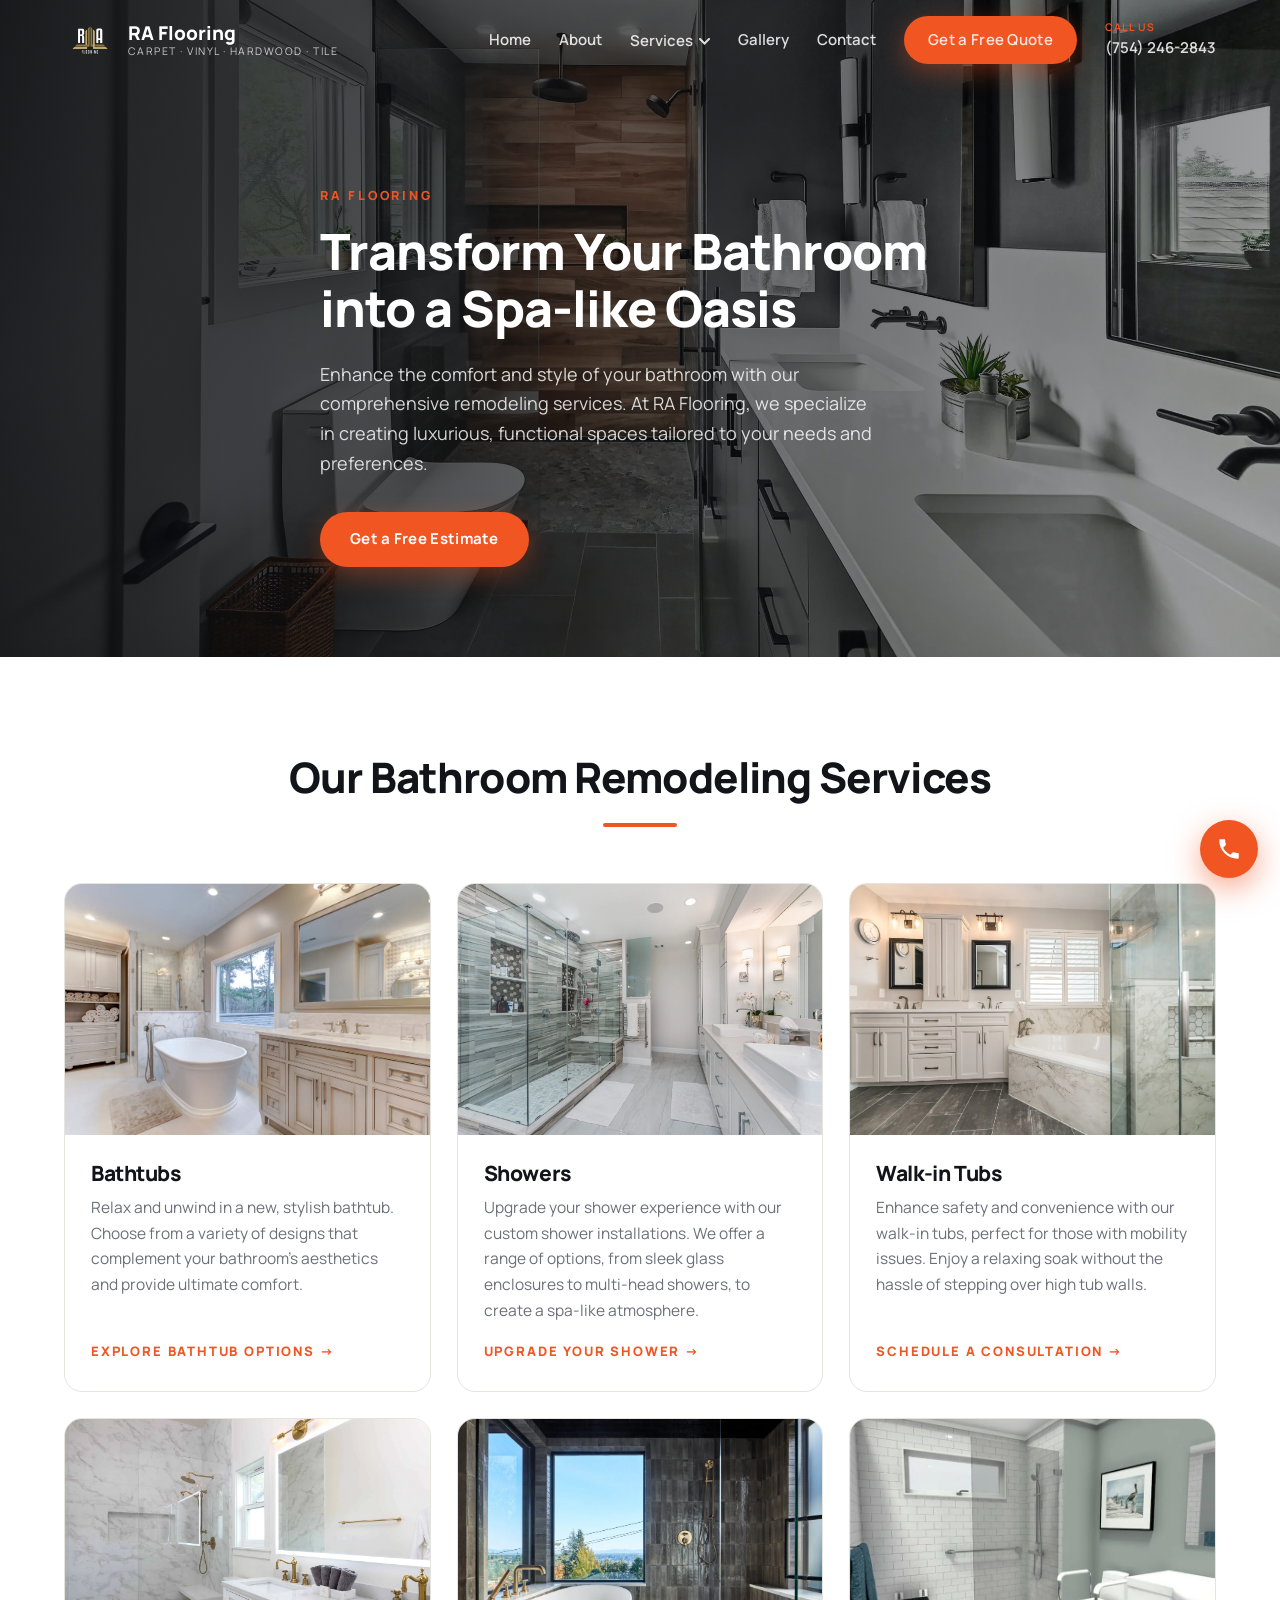
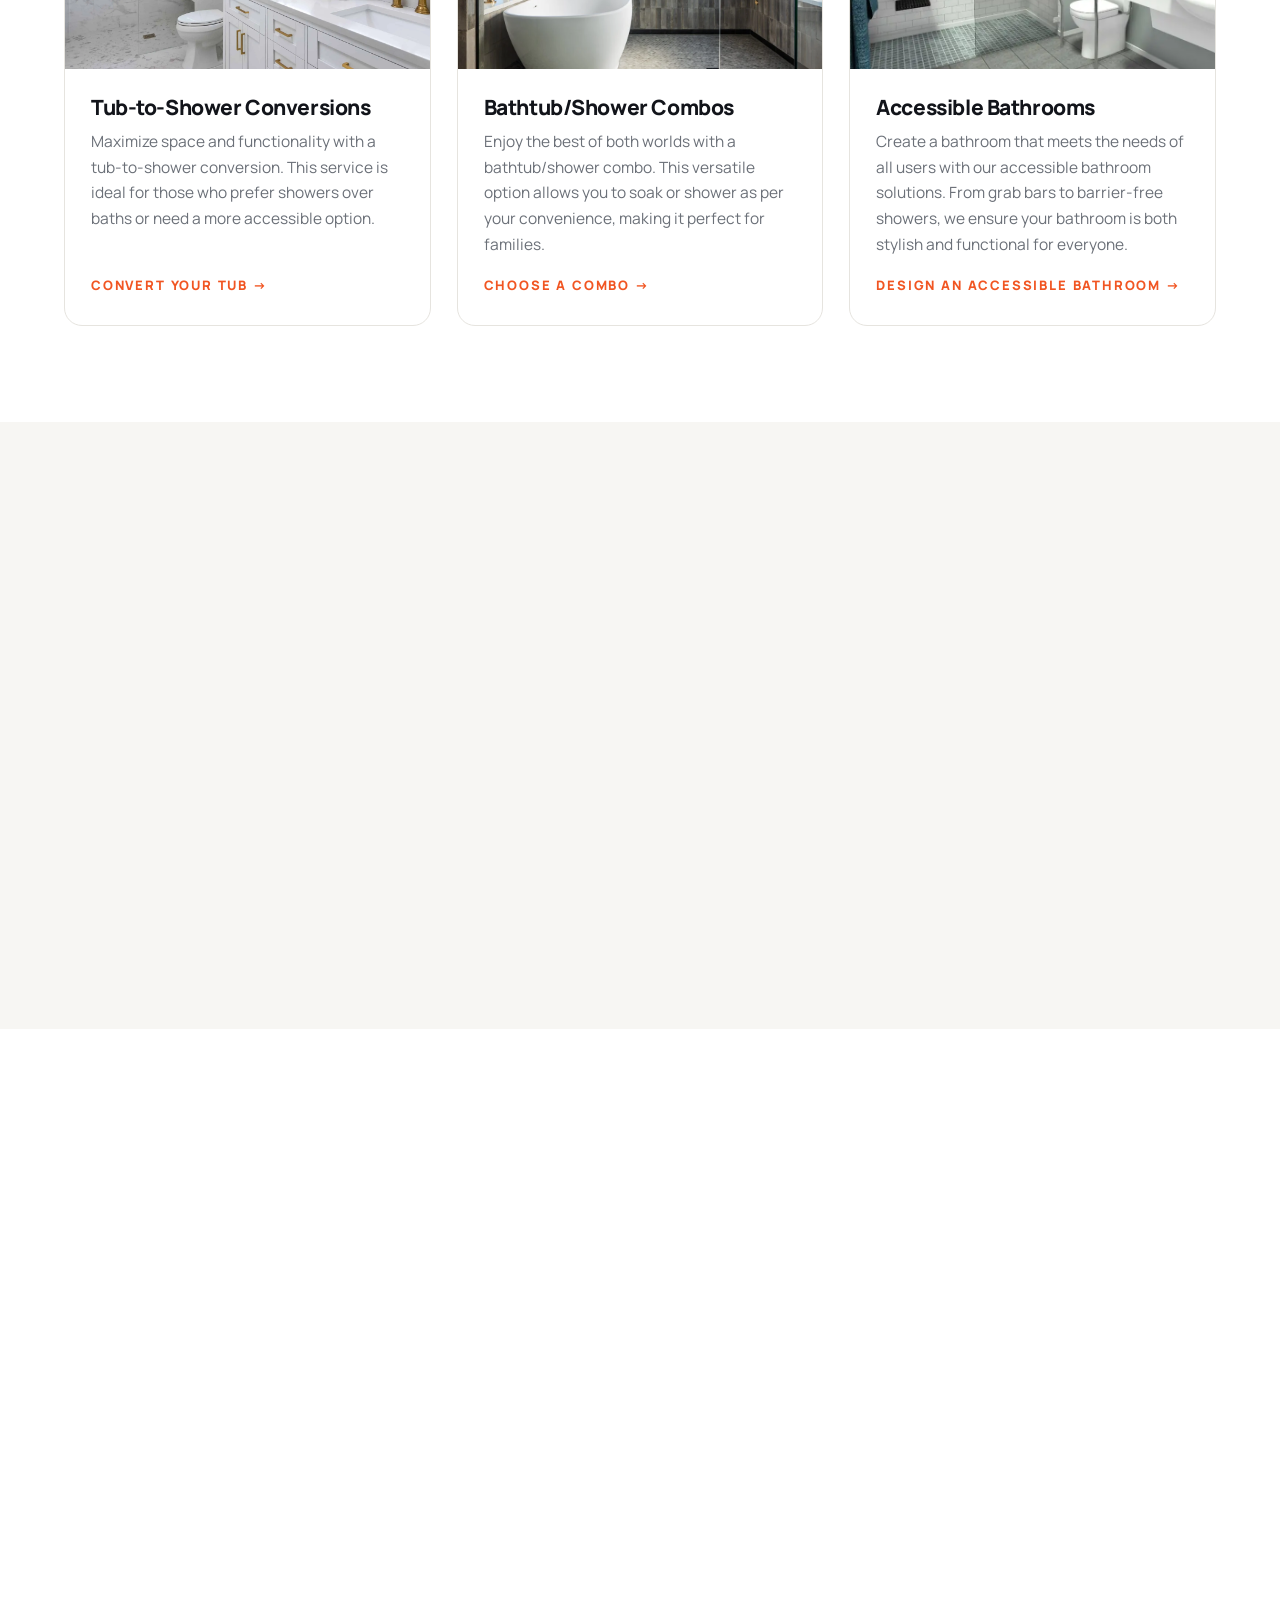
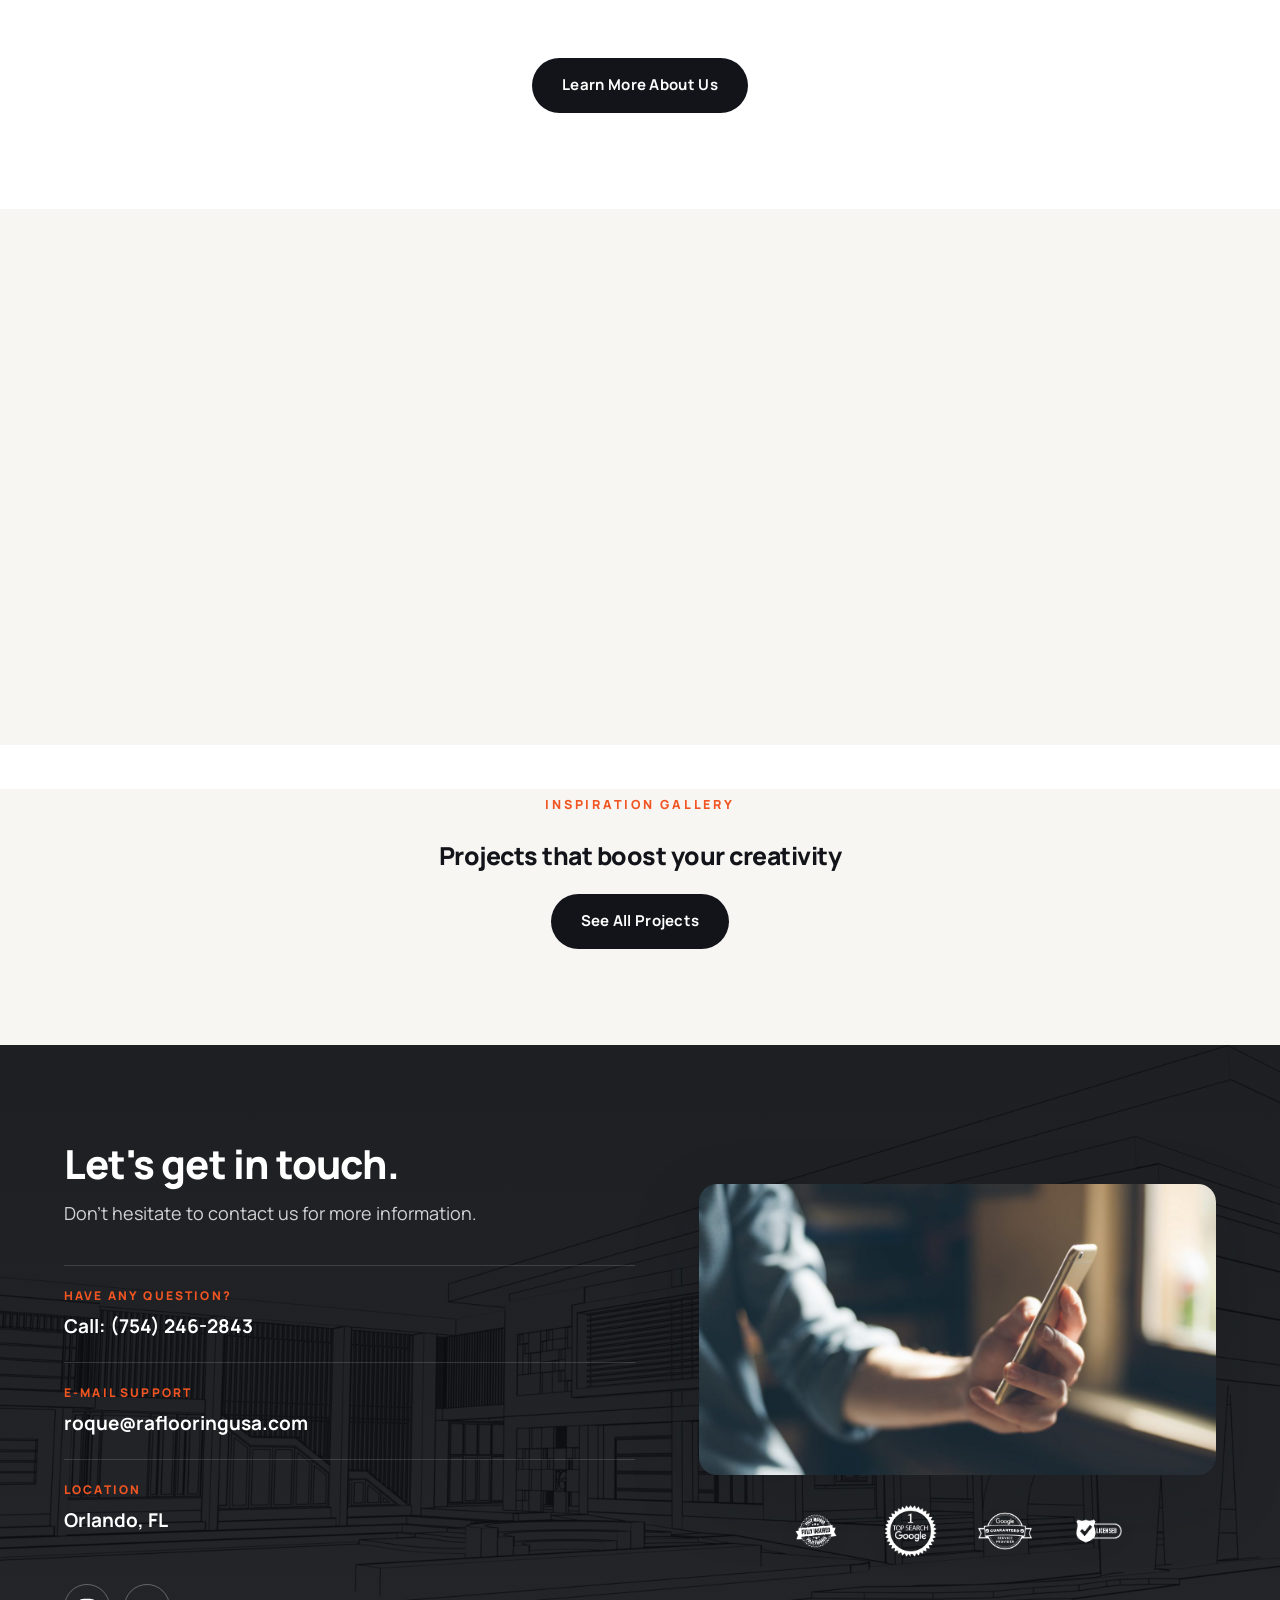
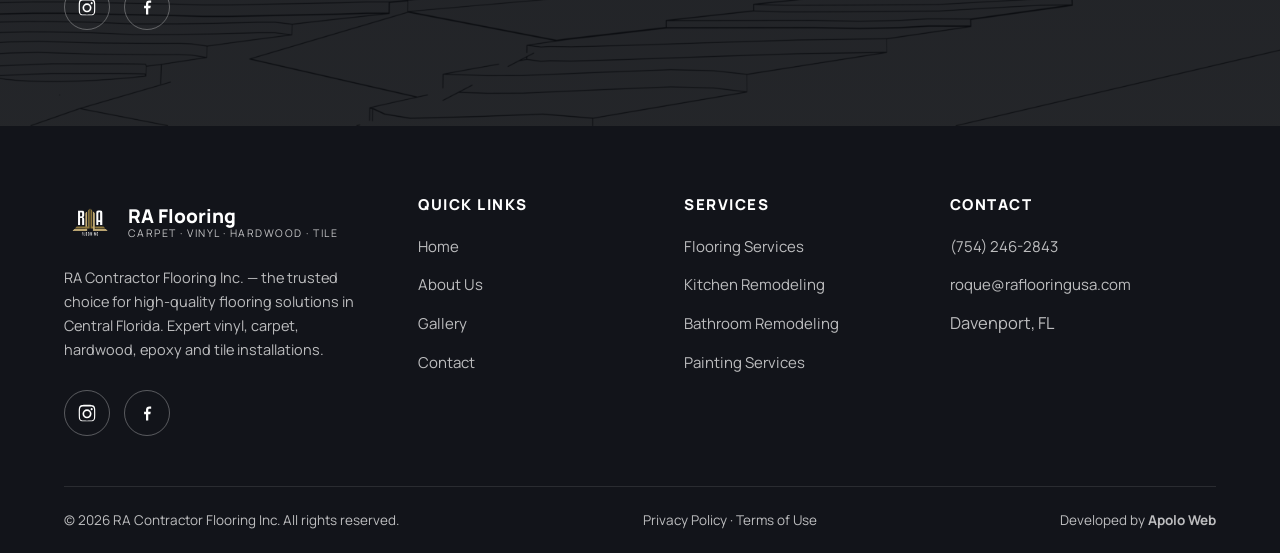
<file: bathroom-remodeling.html>
<!DOCTYPE html>
<html lang="en">
<head>
<meta charset="UTF-8">
<meta name="viewport" content="width=device-width, initial-scale=1.0">
<meta name="referrer" content="strict-origin-when-cross-origin">
<title>Bathroom Remodeling – RA Flooring</title>
<meta name="description" content="Transform your bathroom into a spa-like oasis. Bathtubs, showers, walk-in tubs, tub-to-shower conversions and accessible bathrooms by RA Flooring.">
<link rel="icon" type="image/png" href="assets/img/favicon.png">
<link rel="preconnect" href="https://fonts.googleapis.com">
<link rel="preconnect" href="https://fonts.gstatic.com" crossorigin>
<link href="https://fonts.googleapis.com/css2?family=Manrope:wght@300;400;600;700;800&display=swap" rel="stylesheet">
<link rel="stylesheet" href="assets/css/style.css">
<script>
  (function (w, d, s, u) {
    if (w.oaiq) return;
    var q = function () { q.q.push(arguments); };
    q.q = []; w.oaiq = q;
    var js = d.createElement(s); js.async = true; js.src = u;
    var f = d.getElementsByTagName(s)[0]; f.parentNode.insertBefore(js, f);
  })(window, document, "script", "https://bzrcdn.openai.com/sdk/oaiq.min.js");
  oaiq("init", { pixelId: "AEzR1NKmggbzbYkmer3tov" });
</script>
</head>
<body>
<header class="site-header" id="siteHeader">
  <div class="container nav-wrap">
    <a href="index.html" class="brand">
      <img src="assets/img/logo-white.png" alt="RA Flooring logo">
      <span class="brand-text"><strong>RA Flooring</strong><small>Carpet · Vinyl · Hardwood · Tile</small></span>
    </a>
    <nav class="nav" id="mainNav">
      <a href="index.html">Home</a>
      <a href="about.html">About</a>
      <div class="nav-drop">
        <a href="services.html" class="drop-toggle">Services <svg width="11" height="7" viewBox="0 0 11 7" fill="none"><path d="M1 1l4.5 4.5L10 1" stroke="currentColor" stroke-width="2" stroke-linecap="round"/></svg></a>
        <div class="drop-menu">
          <a href="services.html">Flooring Services</a>
          <a href="kitchen-remodeling.html">Kitchen Remodeling</a>
          <a href="bathroom-remodeling.html">Bathroom Remodeling</a>
          <a href="painting-services.html">Painting Services</a>
        </div>
      </div>
      <a href="gallery.html">Gallery</a>
      <a href="contact.html">Contact</a>
      <a class="btn btn-primary nav-cta" href="contact.html">Get a Free Quote</a>
      <a class="nav-phone" href="tel:+17542462843"><span>Call us</span>(754) 246-2843</a>
    </nav>
    <button class="nav-toggle" id="navToggle" aria-label="Open menu"><span></span><span></span><span></span></button>
  </div>
</header>

<section class="hero hero-page" style="background-image:url('assets/img/hero-bath.webp')">
  <div class="container">
    <div class="hero-inner">
      <span class="eyebrow">RA Flooring</span>
      <h1>Transform Your Bathroom into a Spa-like Oasis</h1>
      <p>Enhance the comfort and style of your bathroom with our comprehensive remodeling services. At RA Flooring, we specialize in creating luxurious, functional spaces tailored to your needs and preferences.</p>
      <div class="hero-actions"><a href="contact.html" class="btn btn-primary">Get a Free Estimate</a></div>
    </div>
  </div>
</section>

<section>
  <div class="container">
    <div class="sec-head center reveal">
      <h2>Our Bathroom Remodeling Services</h2>
      <div class="divider"></div>
    </div>
    <div class="svc-grid">
      <article class="svc-card reveal">
  <div class="thumb"><img src="assets/img/bath-1.webp" alt="Bathtubs" loading="lazy"></div>
  <div class="body"><h3>Bathtubs</h3><p>Relax and unwind in a new, stylish bathtub. Choose from a variety of designs that complement your bathroom's aesthetics and provide ultimate comfort.</p><a class="link" href="contact.html">Explore Bathtub Options →</a></div>
</article>
<article class="svc-card reveal">
  <div class="thumb"><img src="assets/img/bath-2.webp" alt="Showers" loading="lazy"></div>
  <div class="body"><h3>Showers</h3><p>Upgrade your shower experience with our custom shower installations. We offer a range of options, from sleek glass enclosures to multi-head showers, to create a spa-like atmosphere.</p><a class="link" href="contact.html">Upgrade Your Shower →</a></div>
</article>
<article class="svc-card reveal">
  <div class="thumb"><img src="assets/img/bath-3.webp" alt="Walk-in Tubs" loading="lazy"></div>
  <div class="body"><h3>Walk-in Tubs</h3><p>Enhance safety and convenience with our walk-in tubs, perfect for those with mobility issues. Enjoy a relaxing soak without the hassle of stepping over high tub walls.</p><a class="link" href="contact.html">Schedule a Consultation →</a></div>
</article>
<article class="svc-card reveal">
  <div class="thumb"><img src="assets/img/bath-4.webp" alt="Tub-to-Shower Conversions" loading="lazy"></div>
  <div class="body"><h3>Tub-to-Shower Conversions</h3><p>Maximize space and functionality with a tub-to-shower conversion. This service is ideal for those who prefer showers over baths or need a more accessible option.</p><a class="link" href="contact.html">Convert Your Tub →</a></div>
</article>
<article class="svc-card reveal">
  <div class="thumb"><img src="assets/img/bath-5.webp" alt="Bathtub/Shower Combos" loading="lazy"></div>
  <div class="body"><h3>Bathtub/Shower Combos</h3><p>Enjoy the best of both worlds with a bathtub/shower combo. This versatile option allows you to soak or shower as per your convenience, making it perfect for families.</p><a class="link" href="contact.html">Choose a Combo →</a></div>
</article>
<article class="svc-card reveal">
  <div class="thumb"><img src="assets/img/bath-6.webp" alt="Accessible Bathrooms" loading="lazy"></div>
  <div class="body"><h3>Accessible Bathrooms</h3><p>Create a bathroom that meets the needs of all users with our accessible bathroom solutions. From grab bars to barrier-free showers, we ensure your bathroom is both stylish and functional for everyone.</p><a class="link" href="contact.html">Design an Accessible Bathroom →</a></div>
</article>
    </div>
  </div>
</section>

<section class="band-light">
  <div class="container split">
    <div class="reveal">
      <h2>Request Your Free Estimate</h2>
      <p style="margin:16px 0 28px">Discover the difference that quality flooring and home remodeling services can make. Contact RA Flooring to start your project and experience exceptional craftsmanship and service.</p>
      <a href="contact.html" class="btn btn-primary">Get a Free Estimate</a>
    </div>
    <div class="reveal reveal-d1">
      <h2 style="font-size:26px">Need Assistance?</h2>
      <p style="margin:14px 0 22px">Ready to transform your home? Contact RA Flooring today to schedule a consultation. We look forward to helping you create the home of your dreams.</p>
      <div class="feat on-card" style="background:#fff"><img src="assets/img/icon-support.png" alt=""><div><h3>Customer Support</h3><p><a href="tel:+17542462843" style="font-weight:800;color:var(--orange)">(754) 246-2843</a></p></div></div>
      <div class="feat on-card" style="background:#fff;margin-top:16px"><img src="assets/img/icon-consult.png" alt=""><div><h3>Email Support</h3><p><a href="mailto:roque@raflooringusa.com" style="font-weight:800;color:var(--orange)">roque@raflooringusa.com</a></p></div></div>
    </div>
  </div>
</section>

<section>
  <div class="container">
    <div class="sec-head center reveal">
      <span class="eyebrow">About Us</span>
      <h2>Crafting Beautiful Homes with Expertise and Care</h2>
      <p>Discover the story behind RA Flooring and learn what sets us apart. Our dedication to quality, integrity, and customer satisfaction drives everything we do.</p>
      <div class="divider"></div>
    </div>
    <div class="feat-grid">
      <div class="feat reveal"><img src="assets/img/icon-consult.png" alt="" loading="lazy"><div><h3>Expert Craftsmanship</h3><p>Our team has extensive experience, ensuring that your project is in capable hands.</p></div></div>
      <div class="feat reveal"><img src="assets/img/icon-support.png" alt="" loading="lazy"><div><h3>Customer Satisfaction</h3><p>Your satisfaction is our top priority. We work closely with you to understand your vision and bring it to life.</p></div></div>
      <div class="feat reveal"><img src="assets/img/icon-workers.png" alt="" loading="lazy"><div><h3>Quality Materials</h3><p>We use only the highest quality materials to ensure durability and long-lasting beauty.</p></div></div>
    </div>
    <div class="center-cta"><a href="about.html" class="btn btn-dark">Learn More About Us</a></div>
  </div>
</section>

<section class="reviews-band">
  <div class="container split">
    <div class="reveal">
      <span class="eyebrow">Testimonial</span>
      <h2>Client Feedback &amp; Reviews.</h2>
      <div class="review-score" style="margin-top:26px">
        <div class="big">4.9+</div>
        <div><div class="stars">★★★★★</div><div class="tag">Excellent Score</div></div>
      </div>
      <img class="google-badge" src="assets/img/google-badge.png" alt="Google Reviews" loading="lazy">
      <div><a href="https://www.google.com/search?q=RA+Contractor+Flooring+Inc+reviews" target="_blank" rel="noopener" class="btn btn-primary">Read Reviews</a></div>
    </div>
    <div class="reveal reveal-d1"><div class="review-shot"><img src="assets/img/bath-3.webp" alt="Project" loading="lazy"></div></div>
  </div>
</section>

<section class="band-light" style="padding-top:0">
  <div class="container center-cta">
    <span class="eyebrow">Inspiration Gallery</span>
    <h2 style="margin:10px 0 24px">Projects that boost your creativity</h2>
    <a href="gallery.html" class="btn btn-dark">See All Projects</a>
  </div>
</section>
<section class="contact-band" style="background-image:url('assets/img/contact-bg.webp')">
  <div class="container">
    <div class="split">
      <div class="reveal">
        <h2>Let's get in touch.</h2>
        <p class="sub">Don't hesitate to contact us for more information.</p>
        <div class="info-item"><div class="k">Have any question?</div><div class="v"><a href="tel:+17542462843">Call: (754) 246-2843</a></div></div>
        <div class="info-item"><div class="k">E-mail support</div><div class="v"><a href="mailto:roque@raflooringusa.com">roque@raflooringusa.com</a></div></div>
        <div class="info-item"><div class="k">Location</div><div class="v">Orlando, FL</div></div>
        <div class="social-row">
          <a href="https://www.instagram.com/racontractorfloor/" target="_blank" rel="noopener" aria-label="Instagram"><svg viewBox="0 0 24 24"><path d="M12 2.2c3.2 0 3.6 0 4.9.1 1.2.1 1.8.2 2.2.4.6.2 1 .5 1.4.9.4.4.7.8.9 1.4.2.4.4 1 .4 2.2.1 1.3.1 1.7.1 4.9s0 3.6-.1 4.9c-.1 1.2-.2 1.8-.4 2.2-.2.6-.5 1-.9 1.4-.4.4-.8.7-1.4.9-.4.2-1 .4-2.2.4-1.3.1-1.7.1-4.9.1s-3.6 0-4.9-.1c-1.2-.1-1.8-.2-2.2-.4-.6-.2-1-.5-1.4-.9-.4-.4-.7-.8-.9-1.4-.2-.4-.4-1-.4-2.2-.1-1.3-.1-1.7-.1-4.9s0-3.6.1-4.9c.1-1.2.2-1.8.4-2.2.2-.6.5-1 .9-1.4.4-.4.8-.7 1.4-.9.4-.2 1-.4 2.2-.4 1.3-.1 1.7-.1 4.9-.1zm0 2c-3.1 0-3.5 0-4.8.1-1.1.1-1.4.2-1.7.3-.4.2-.7.3-1 .6-.3.3-.5.6-.6 1-.1.3-.3.6-.3 1.7-.1 1.3-.1 1.6-.1 4.8s0 3.5.1 4.8c.1 1.1.2 1.4.3 1.7.2.4.3.7.6 1 .3.3.6.5 1 .6.3.1.6.3 1.7.3 1.3.1 1.6.1 4.8.1s3.5 0 4.8-.1c1.1-.1 1.4-.2 1.7-.3.4-.2.7-.3 1-.6.3-.3.5-.6.6-1 .1-.3.3-.6.3-1.7.1-1.3.1-1.6.1-4.8s0-3.5-.1-4.8c-.1-1.1-.2-1.4-.3-1.7-.2-.4-.3-.7-.6-1-.3-.3-.6-.5-1-.6-.3-.1-.6-.3-1.7-.3-1.3-.1-1.6-.1-4.8-.1zm0 3.4a5.4 5.4 0 110 10.8 5.4 5.4 0 010-10.8zm0 2a3.4 3.4 0 100 6.8 3.4 3.4 0 000-6.8zm5.6-3.5a1.25 1.25 0 110 2.5 1.25 1.25 0 010-2.5z"/></svg></a>
          <a href="https://www.facebook.com/racontractorfloor/" target="_blank" rel="noopener" aria-label="Facebook"><svg viewBox="0 0 24 24"><path d="M13.5 21v-7.5h2.5l.5-3h-3V8.6c0-.9.3-1.6 1.6-1.6H17V4.2c-.3 0-1.2-.1-2.3-.1-2.3 0-3.9 1.4-3.9 4v2.4H8.5v3h2.3V21h2.7z"/></svg></a>
        </div>
      </div>
      <div class="reveal reveal-d1">
        <div class="contact-photo"><img src="assets/img/cellphone.jpg" alt="Contact RA Flooring" loading="lazy"></div>
        <div class="badges-row on-dark">
          <img src="assets/img/badge-insured-w.png" alt="Fully Insured" loading="lazy">
          <img src="assets/img/badge-top-search-w.png" alt="Google Top Search" loading="lazy">
          <img src="assets/img/badge-guaranteed-w.png" alt="Google Guaranteed" loading="lazy">
          <img src="assets/img/badge-licensed-w.png" alt="Licensed" loading="lazy">
        </div>
      </div>
    </div>
  </div>
</section>
<footer class="site-footer">
  <div class="container">
    <div class="footer-grid">
      <div>
        <a href="index.html" class="brand">
          <img src="assets/img/logo-white.png" alt="RA Flooring logo">
          <span class="brand-text"><strong>RA Flooring</strong><small>Carpet · Vinyl · Hardwood · Tile</small></span>
        </a>
        <p>RA Contractor Flooring Inc. — the trusted choice for high-quality flooring solutions in Central Florida. Expert vinyl, carpet, hardwood, epoxy and tile installations.</p>
        <div class="social-row">
          <a href="https://www.instagram.com/racontractorfloor/" target="_blank" rel="noopener" aria-label="Instagram"><svg viewBox="0 0 24 24"><path d="M12 2.2c3.2 0 3.6 0 4.9.1 1.2.1 1.8.2 2.2.4.6.2 1 .5 1.4.9.4.4.7.8.9 1.4.2.4.4 1 .4 2.2.1 1.3.1 1.7.1 4.9s0 3.6-.1 4.9c-.1 1.2-.2 1.8-.4 2.2-.2.6-.5 1-.9 1.4-.4.4-.8.7-1.4.9-.4.2-1 .4-2.2.4-1.3.1-1.7.1-4.9.1s-3.6 0-4.9-.1c-1.2-.1-1.8-.2-2.2-.4-.6-.2-1-.5-1.4-.9-.4-.4-.7-.8-.9-1.4-.2-.4-.4-1-.4-2.2-.1-1.3-.1-1.7-.1-4.9s0-3.6.1-4.9c.1-1.2.2-1.8.4-2.2.2-.6.5-1 .9-1.4.4-.4.8-.7 1.4-.9.4-.2 1-.4 2.2-.4 1.3-.1 1.7-.1 4.9-.1zm0 2c-3.1 0-3.5 0-4.8.1-1.1.1-1.4.2-1.7.3-.4.2-.7.3-1 .6-.3.3-.5.6-.6 1-.1.3-.3.6-.3 1.7-.1 1.3-.1 1.6-.1 4.8s0 3.5.1 4.8c.1 1.1.2 1.4.3 1.7.2.4.3.7.6 1 .3.3.6.5 1 .6.3.1.6.3 1.7.3 1.3.1 1.6.1 4.8.1s3.5 0 4.8-.1c1.1-.1 1.4-.2 1.7-.3.4-.2.7-.3 1-.6.3-.3.5-.6.6-1 .1-.3.3-.6.3-1.7.1-1.3.1-1.6.1-4.8s0-3.5-.1-4.8c-.1-1.1-.2-1.4-.3-1.7-.2-.4-.3-.7-.6-1-.3-.3-.6-.5-1-.6-.3-.1-.6-.3-1.7-.3-1.3-.1-1.6-.1-4.8-.1zm0 3.4a5.4 5.4 0 110 10.8 5.4 5.4 0 010-10.8zm0 2a3.4 3.4 0 100 6.8 3.4 3.4 0 000-6.8zm5.6-3.5a1.25 1.25 0 110 2.5 1.25 1.25 0 010-2.5z"/></svg></a>
          <a href="https://www.facebook.com/racontractorfloor/" target="_blank" rel="noopener" aria-label="Facebook"><svg viewBox="0 0 24 24"><path d="M13.5 21v-7.5h2.5l.5-3h-3V8.6c0-.9.3-1.6 1.6-1.6H17V4.2c-.3 0-1.2-.1-2.3-.1-2.3 0-3.9 1.4-3.9 4v2.4H8.5v3h2.3V21h2.7z"/></svg></a>
        </div>
      </div>
      <div>
        <h4>Quick Links</h4>
        <ul>
          <li><a href="index.html">Home</a></li>
          <li><a href="about.html">About Us</a></li>
          <li><a href="gallery.html">Gallery</a></li>
          <li><a href="contact.html">Contact</a></li>
        </ul>
      </div>
      <div>
        <h4>Services</h4>
        <ul>
          <li><a href="services.html">Flooring Services</a></li>
          <li><a href="kitchen-remodeling.html">Kitchen Remodeling</a></li>
          <li><a href="bathroom-remodeling.html">Bathroom Remodeling</a></li>
          <li><a href="painting-services.html">Painting Services</a></li>
        </ul>
      </div>
      <div>
        <h4>Contact</h4>
        <ul>
          <li><a href="tel:+17542462843">(754) 246-2843</a></li>
          <li><a href="mailto:roque@raflooringusa.com">roque@raflooringusa.com</a></li>
          <li>Davenport, FL</li>
        </ul>
      </div>
    </div>
    <div class="footer-bottom">
      <span>© <span id="year"></span> RA Contractor Flooring Inc. All rights reserved.</span>
      <span><a href="privacy-policy.html">Privacy Policy</a> · <a href="terms-of-use.html">Terms of Use</a></span>
      <span>Developed by <a href="https://apoloweb.net.br/" target="_blank" rel="noopener"><strong>Apolo Web</strong></a></span>
    </div>
  </div>
</footer>
<a href="tel:+17542462843" class="float-call" aria-label="Call RA Flooring"><svg viewBox="0 0 24 24"><path d="M6.6 10.8c1.4 2.8 3.8 5.1 6.6 6.6l2.2-2.2c.3-.3.7-.4 1-.2 1.1.4 2.3.6 3.6.6.6 0 1 .4 1 1V20c0 .6-.4 1-1 1C10.6 21 3 13.4 3 4c0-.6.4-1 1-1h3.5c.6 0 1 .4 1 1 0 1.2.2 2.4.6 3.6.1.3 0 .7-.2 1l-2.3 2.2z"/></svg></a>
<script src="assets/js/main.js"></script>
</body>
</html>
</file>
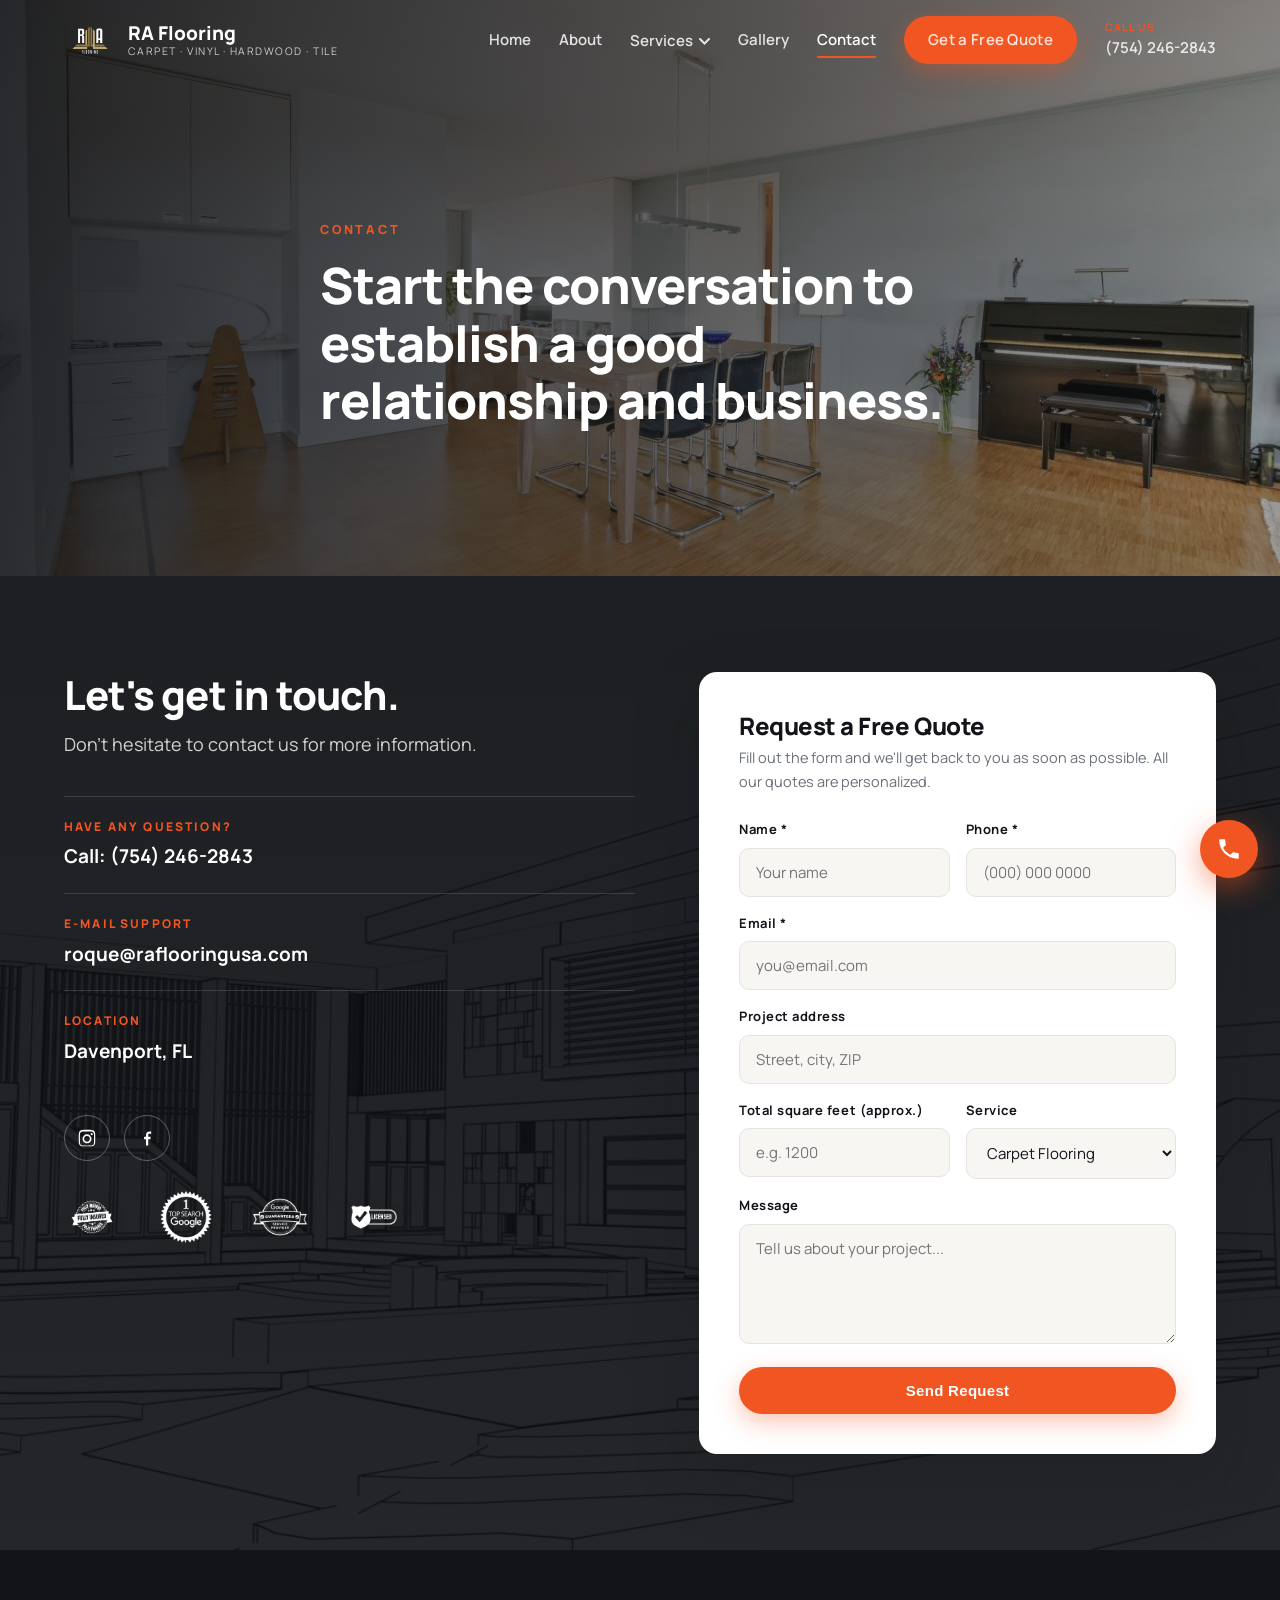
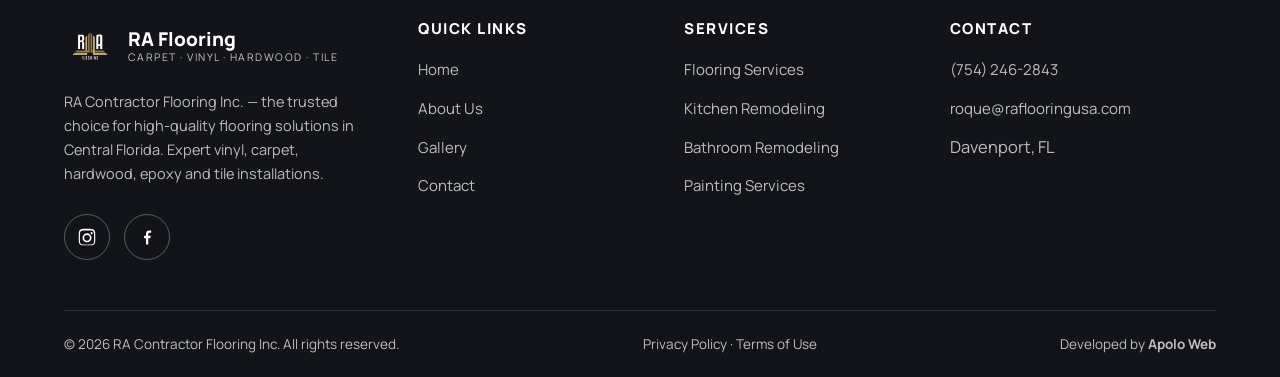
<file: contact.html>
<!DOCTYPE html>
<html lang="en">
<head>
<meta charset="UTF-8">
<meta name="viewport" content="width=device-width, initial-scale=1.0">
<meta name="referrer" content="strict-origin-when-cross-origin">
<title>Contact – RA Flooring</title>
<meta name="description" content="Get in touch with RA Flooring for a free quote. Call (754) 246-2843 — Davenport, FL. Fully insured, licensed and Google Guaranteed.">
<link rel="icon" type="image/png" href="assets/img/favicon.png">
<link rel="preconnect" href="https://fonts.googleapis.com">
<link rel="preconnect" href="https://fonts.gstatic.com" crossorigin>
<link href="https://fonts.googleapis.com/css2?family=Manrope:wght@300;400;600;700;800&display=swap" rel="stylesheet">
<link rel="stylesheet" href="assets/css/style.css">
<script>
  (function (w, d, s, u) {
    if (w.oaiq) return;
    var q = function () { q.q.push(arguments); };
    q.q = []; w.oaiq = q;
    var js = d.createElement(s); js.async = true; js.src = u;
    var f = d.getElementsByTagName(s)[0]; f.parentNode.insertBefore(js, f);
  })(window, document, "script", "https://bzrcdn.openai.com/sdk/oaiq.min.js");
  oaiq("init", { pixelId: "AEzR1NKmggbzbYkmer3tov" });
</script>
</head>
<body>
<header class="site-header" id="siteHeader">
  <div class="container nav-wrap">
    <a href="index.html" class="brand">
      <img src="assets/img/logo-white.png" alt="RA Flooring logo">
      <span class="brand-text"><strong>RA Flooring</strong><small>Carpet · Vinyl · Hardwood · Tile</small></span>
    </a>
    <nav class="nav" id="mainNav">
      <a href="index.html">Home</a>
      <a href="about.html">About</a>
      <div class="nav-drop">
        <a href="services.html" class="drop-toggle">Services <svg width="11" height="7" viewBox="0 0 11 7" fill="none"><path d="M1 1l4.5 4.5L10 1" stroke="currentColor" stroke-width="2" stroke-linecap="round"/></svg></a>
        <div class="drop-menu">
          <a href="services.html">Flooring Services</a>
          <a href="kitchen-remodeling.html">Kitchen Remodeling</a>
          <a href="bathroom-remodeling.html">Bathroom Remodeling</a>
          <a href="painting-services.html">Painting Services</a>
        </div>
      </div>
      <a href="gallery.html">Gallery</a>
      <a href="contact.html" class="active">Contact</a>
      <a class="btn btn-primary nav-cta" href="contact.html">Get a Free Quote</a>
      <a class="nav-phone" href="tel:+17542462843"><span>Call us</span>(754) 246-2843</a>
    </nav>
    <button class="nav-toggle" id="navToggle" aria-label="Open menu"><span></span><span></span><span></span></button>
  </div>
</header>

<section class="hero hero-page" style="background-image:url('assets/img/hero-contact.jpg')">
  <div class="container">
    <div class="hero-inner">
      <span class="eyebrow">Contact</span>
      <h1>Start the conversation to establish a good relationship and business.</h1>
    </div>
  </div>
</section>

<section class="contact-band" style="background-image:url('assets/img/contact-bg.webp')">
  <div class="container">
    <div class="split" style="align-items:flex-start">
      <div class="reveal">
        <h2>Let's get in touch.</h2>
        <p class="sub">Don't hesitate to contact us for more information.</p>
        <div class="info-item"><div class="k">Have any question?</div><div class="v"><a href="tel:+17542462843">Call: (754) 246-2843</a></div></div>
        <div class="info-item"><div class="k">E-mail support</div><div class="v"><a href="mailto:roque@raflooringusa.com">roque@raflooringusa.com</a></div></div>
        <div class="info-item"><div class="k">Location</div><div class="v">Davenport, FL</div></div>
        <div class="social-row">
          <a href="https://www.instagram.com/racontractorfloor/" target="_blank" rel="noopener" aria-label="Instagram"><svg viewBox="0 0 24 24"><path d="M12 2.2c3.2 0 3.6 0 4.9.1 1.2.1 1.8.2 2.2.4.6.2 1 .5 1.4.9.4.4.7.8.9 1.4.2.4.4 1 .4 2.2.1 1.3.1 1.7.1 4.9s0 3.6-.1 4.9c-.1 1.2-.2 1.8-.4 2.2-.2.6-.5 1-.9 1.4-.4.4-.8.7-1.4.9-.4.2-1 .4-2.2.4-1.3.1-1.7.1-4.9.1s-3.6 0-4.9-.1c-1.2-.1-1.8-.2-2.2-.4-.6-.2-1-.5-1.4-.9-.4-.4-.7-.8-.9-1.4-.2-.4-.4-1-.4-2.2-.1-1.3-.1-1.7-.1-4.9s0-3.6.1-4.9c.1-1.2.2-1.8.4-2.2.2-.6.5-1 .9-1.4.4-.4.8-.7 1.4-.9.4-.2 1-.4 2.2-.4 1.3-.1 1.7-.1 4.9-.1zm0 2c-3.1 0-3.5 0-4.8.1-1.1.1-1.4.2-1.7.3-.4.2-.7.3-1 .6-.3.3-.5.6-.6 1-.1.3-.3.6-.3 1.7-.1 1.3-.1 1.6-.1 4.8s0 3.5.1 4.8c.1 1.1.2 1.4.3 1.7.2.4.3.7.6 1 .3.3.6.5 1 .6.3.1.6.3 1.7.3 1.3.1 1.6.1 4.8.1s3.5 0 4.8-.1c1.1-.1 1.4-.2 1.7-.3.4-.2.7-.3 1-.6.3-.3.5-.6.6-1 .1-.3.3-.6.3-1.7.1-1.3.1-1.6.1-4.8s0-3.5-.1-4.8c-.1-1.1-.2-1.4-.3-1.7-.2-.4-.3-.7-.6-1-.3-.3-.6-.5-1-.6-.3-.1-.6-.3-1.7-.3-1.3-.1-1.6-.1-4.8-.1zm0 3.4a5.4 5.4 0 110 10.8 5.4 5.4 0 010-10.8zm0 2a3.4 3.4 0 100 6.8 3.4 3.4 0 000-6.8zm5.6-3.5a1.25 1.25 0 110 2.5 1.25 1.25 0 010-2.5z"/></svg></a>
          <a href="https://www.facebook.com/racontractorfloor/" target="_blank" rel="noopener" aria-label="Facebook"><svg viewBox="0 0 24 24"><path d="M13.5 21v-7.5h2.5l.5-3h-3V8.6c0-.9.3-1.6 1.6-1.6H17V4.2c-.3 0-1.2-.1-2.3-.1-2.3 0-3.9 1.4-3.9 4v2.4H8.5v3h2.3V21h2.7z"/></svg></a>
        </div>
        <div class="badges-row on-dark" style="justify-content:flex-start">
          <img src="assets/img/badge-insured-w.png" alt="Fully Insured" loading="lazy">
          <img src="assets/img/badge-top-search-w.png" alt="Google 5-Star Reviews" loading="lazy">
          <img src="assets/img/badge-guaranteed-w.png" alt="Google Guaranteed" loading="lazy">
          <img src="assets/img/badge-licensed-w.png" alt="Licensed" loading="lazy">
        </div>
      </div>
      <div class="reveal reveal-d1">
        <form class="form-card" action="https://formsubmit.co/roque@raflooringusa.com" method="POST">
          <h3>Request a Free Quote</h3>
          <p class="hint">Fill out the form and we'll get back to you as soon as possible. All our quotes are personalized.</p>
          <input type="hidden" name="_subject" value="New quote request — raflooring website">
          <input type="hidden" name="_captcha" value="false">
          <input type="hidden" name="_next" value="">
          <div class="form-grid">
            <div class="field"><label for="f-name">Name *</label><input id="f-name" name="name" type="text" required placeholder="Your name"></div>
            <div class="field"><label for="f-phone">Phone *</label><input id="f-phone" name="phone" type="tel" required placeholder="(000) 000 0000"></div>
            <div class="field full"><label for="f-email">Email *</label><input id="f-email" name="email" type="email" required placeholder="you@email.com"></div>
            <div class="field full"><label for="f-address">Project address</label><input id="f-address" name="address" type="text" placeholder="Street, city, ZIP"></div>
            <div class="field"><label for="f-sqft">Total square feet (approx.)</label><input id="f-sqft" name="square_feet" type="number" min="1" placeholder="e.g. 1200"></div>
            <div class="field"><label for="f-service">Service</label>
              <select id="f-service" name="service">
                <option>Carpet Flooring</option>
                <option>Vinyl / Luxury Vinyl Plank</option>
                <option>Hardwood Flooring</option>
                <option>Hardwood Refinishing</option>
                <option>Epoxy Flooring</option>
                <option>Tile Flooring</option>
                <option>Kitchen Remodeling</option>
                <option>Bathroom Remodeling</option>
                <option>Painting</option>
                <option>Other</option>
              </select>
            </div>
            <div class="field full"><label for="f-msg">Message</label><textarea id="f-msg" name="message" placeholder="Tell us about your project..."></textarea></div>
            <div class="full"><button type="submit" class="btn btn-primary" style="width:100%;justify-content:center">Send Request</button></div>
          </div>
        </form>
      </div>
    </div>
  </div>
</section>
<footer class="site-footer">
  <div class="container">
    <div class="footer-grid">
      <div>
        <a href="index.html" class="brand">
          <img src="assets/img/logo-white.png" alt="RA Flooring logo">
          <span class="brand-text"><strong>RA Flooring</strong><small>Carpet · Vinyl · Hardwood · Tile</small></span>
        </a>
        <p>RA Contractor Flooring Inc. — the trusted choice for high-quality flooring solutions in Central Florida. Expert vinyl, carpet, hardwood, epoxy and tile installations.</p>
        <div class="social-row">
          <a href="https://www.instagram.com/racontractorfloor/" target="_blank" rel="noopener" aria-label="Instagram"><svg viewBox="0 0 24 24"><path d="M12 2.2c3.2 0 3.6 0 4.9.1 1.2.1 1.8.2 2.2.4.6.2 1 .5 1.4.9.4.4.7.8.9 1.4.2.4.4 1 .4 2.2.1 1.3.1 1.7.1 4.9s0 3.6-.1 4.9c-.1 1.2-.2 1.8-.4 2.2-.2.6-.5 1-.9 1.4-.4.4-.8.7-1.4.9-.4.2-1 .4-2.2.4-1.3.1-1.7.1-4.9.1s-3.6 0-4.9-.1c-1.2-.1-1.8-.2-2.2-.4-.6-.2-1-.5-1.4-.9-.4-.4-.7-.8-.9-1.4-.2-.4-.4-1-.4-2.2-.1-1.3-.1-1.7-.1-4.9s0-3.6.1-4.9c.1-1.2.2-1.8.4-2.2.2-.6.5-1 .9-1.4.4-.4.8-.7 1.4-.9.4-.2 1-.4 2.2-.4 1.3-.1 1.7-.1 4.9-.1zm0 2c-3.1 0-3.5 0-4.8.1-1.1.1-1.4.2-1.7.3-.4.2-.7.3-1 .6-.3.3-.5.6-.6 1-.1.3-.3.6-.3 1.7-.1 1.3-.1 1.6-.1 4.8s0 3.5.1 4.8c.1 1.1.2 1.4.3 1.7.2.4.3.7.6 1 .3.3.6.5 1 .6.3.1.6.3 1.7.3 1.3.1 1.6.1 4.8.1s3.5 0 4.8-.1c1.1-.1 1.4-.2 1.7-.3.4-.2.7-.3 1-.6.3-.3.5-.6.6-1 .1-.3.3-.6.3-1.7.1-1.3.1-1.6.1-4.8s0-3.5-.1-4.8c-.1-1.1-.2-1.4-.3-1.7-.2-.4-.3-.7-.6-1-.3-.3-.6-.5-1-.6-.3-.1-.6-.3-1.7-.3-1.3-.1-1.6-.1-4.8-.1zm0 3.4a5.4 5.4 0 110 10.8 5.4 5.4 0 010-10.8zm0 2a3.4 3.4 0 100 6.8 3.4 3.4 0 000-6.8zm5.6-3.5a1.25 1.25 0 110 2.5 1.25 1.25 0 010-2.5z"/></svg></a>
          <a href="https://www.facebook.com/racontractorfloor/" target="_blank" rel="noopener" aria-label="Facebook"><svg viewBox="0 0 24 24"><path d="M13.5 21v-7.5h2.5l.5-3h-3V8.6c0-.9.3-1.6 1.6-1.6H17V4.2c-.3 0-1.2-.1-2.3-.1-2.3 0-3.9 1.4-3.9 4v2.4H8.5v3h2.3V21h2.7z"/></svg></a>
        </div>
      </div>
      <div>
        <h4>Quick Links</h4>
        <ul>
          <li><a href="index.html">Home</a></li>
          <li><a href="about.html">About Us</a></li>
          <li><a href="gallery.html">Gallery</a></li>
          <li><a href="contact.html">Contact</a></li>
        </ul>
      </div>
      <div>
        <h4>Services</h4>
        <ul>
          <li><a href="services.html">Flooring Services</a></li>
          <li><a href="kitchen-remodeling.html">Kitchen Remodeling</a></li>
          <li><a href="bathroom-remodeling.html">Bathroom Remodeling</a></li>
          <li><a href="painting-services.html">Painting Services</a></li>
        </ul>
      </div>
      <div>
        <h4>Contact</h4>
        <ul>
          <li><a href="tel:+17542462843">(754) 246-2843</a></li>
          <li><a href="mailto:roque@raflooringusa.com">roque@raflooringusa.com</a></li>
          <li>Davenport, FL</li>
        </ul>
      </div>
    </div>
    <div class="footer-bottom">
      <span>© <span id="year"></span> RA Contractor Flooring Inc. All rights reserved.</span>
      <span><a href="privacy-policy.html">Privacy Policy</a> · <a href="terms-of-use.html">Terms of Use</a></span>
      <span>Developed by <a href="https://apoloweb.net.br/" target="_blank" rel="noopener"><strong>Apolo Web</strong></a></span>
    </div>
  </div>
</footer>
<a href="tel:+17542462843" class="float-call" aria-label="Call RA Flooring"><svg viewBox="0 0 24 24"><path d="M6.6 10.8c1.4 2.8 3.8 5.1 6.6 6.6l2.2-2.2c.3-.3.7-.4 1-.2 1.1.4 2.3.6 3.6.6.6 0 1 .4 1 1V20c0 .6-.4 1-1 1C10.6 21 3 13.4 3 4c0-.6.4-1 1-1h3.5c.6 0 1 .4 1 1 0 1.2.2 2.4.6 3.6.1.3 0 .7-.2 1l-2.3 2.2z"/></svg></a>
<script src="assets/js/main.js"></script>
</body>
</html>
</file>
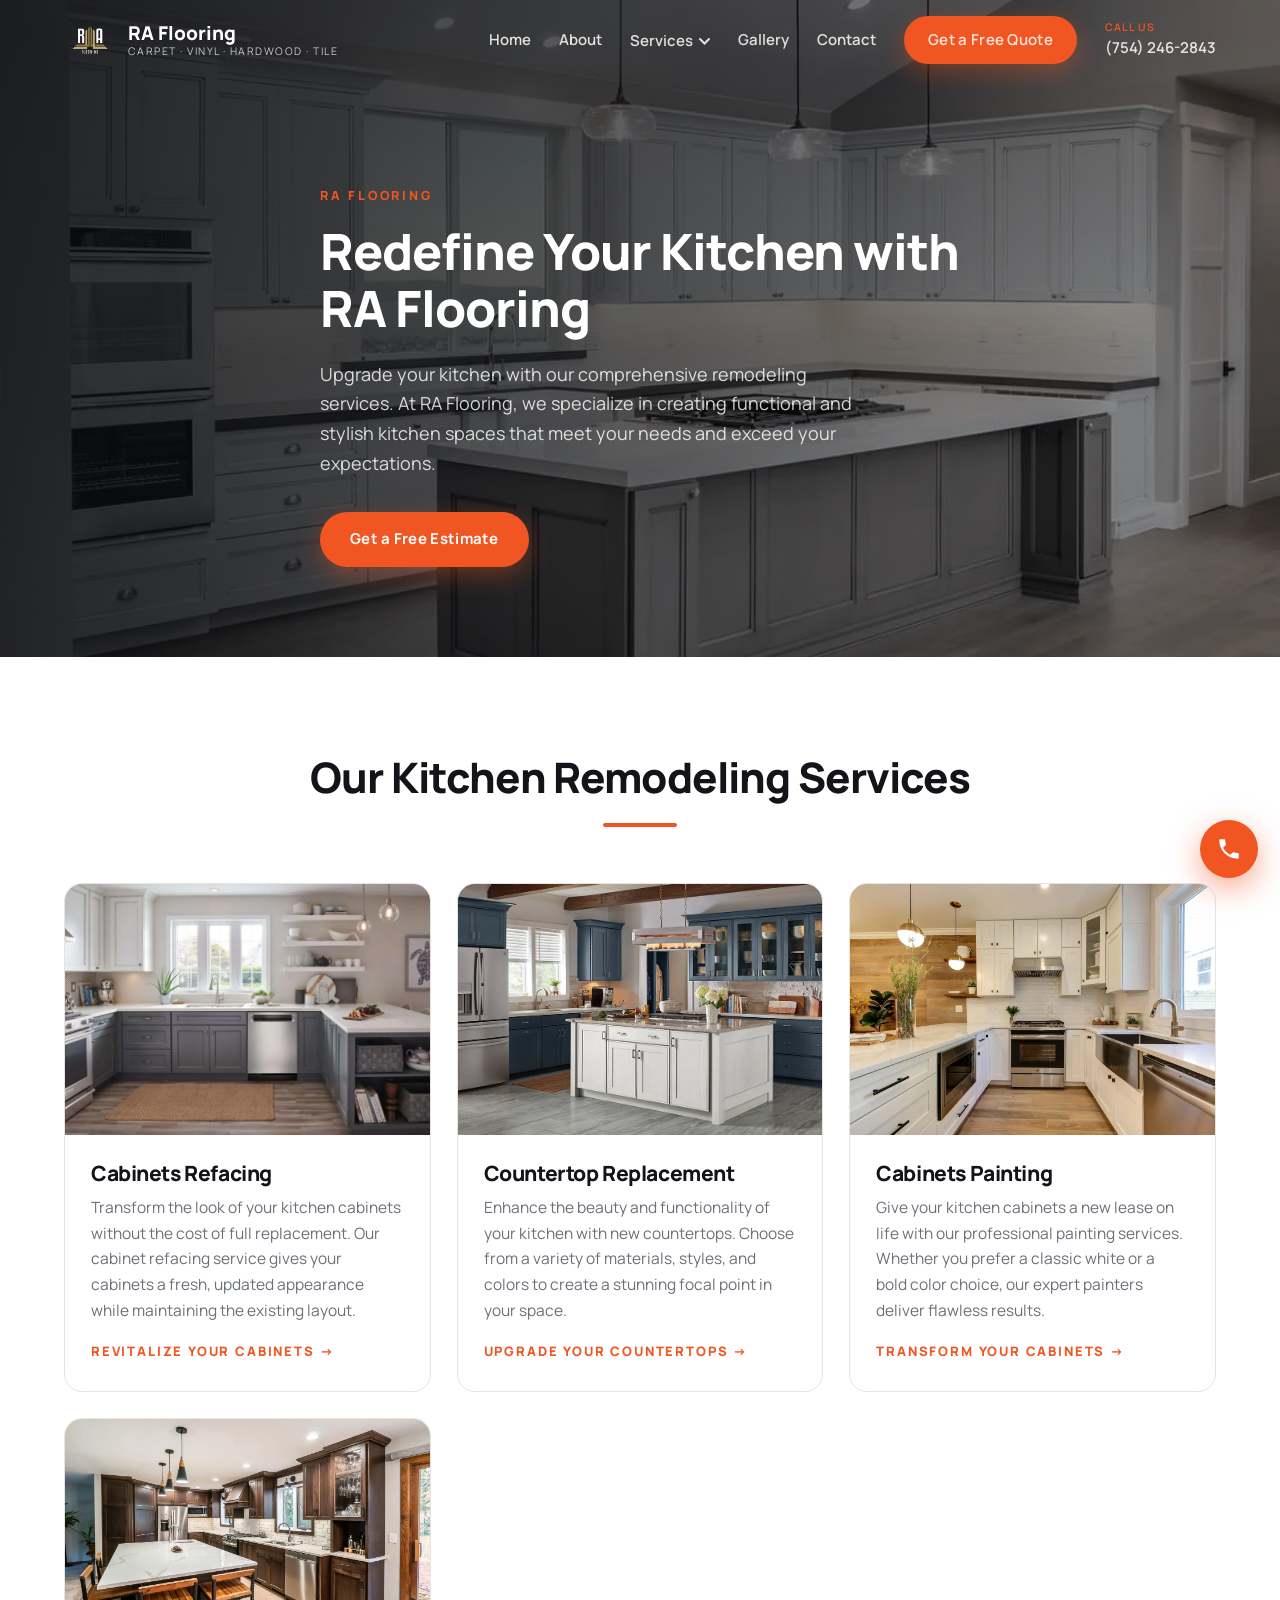
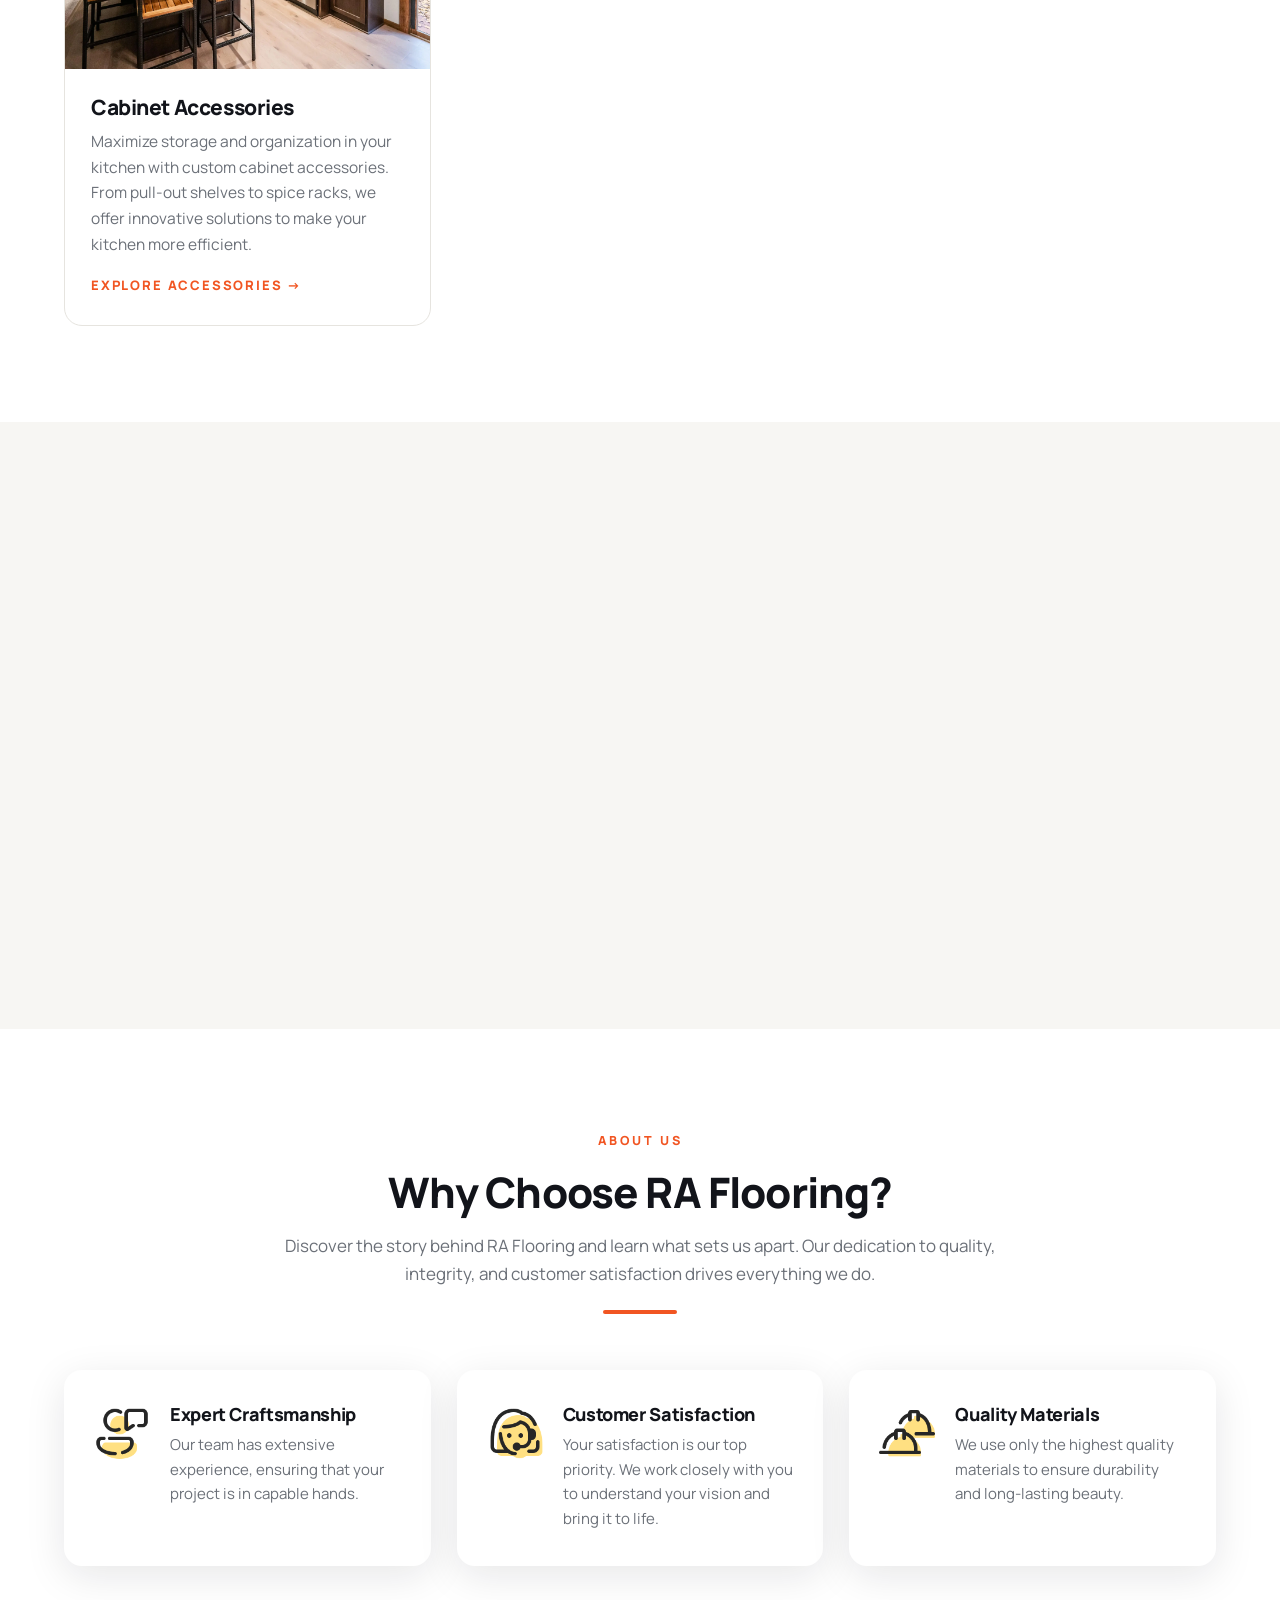
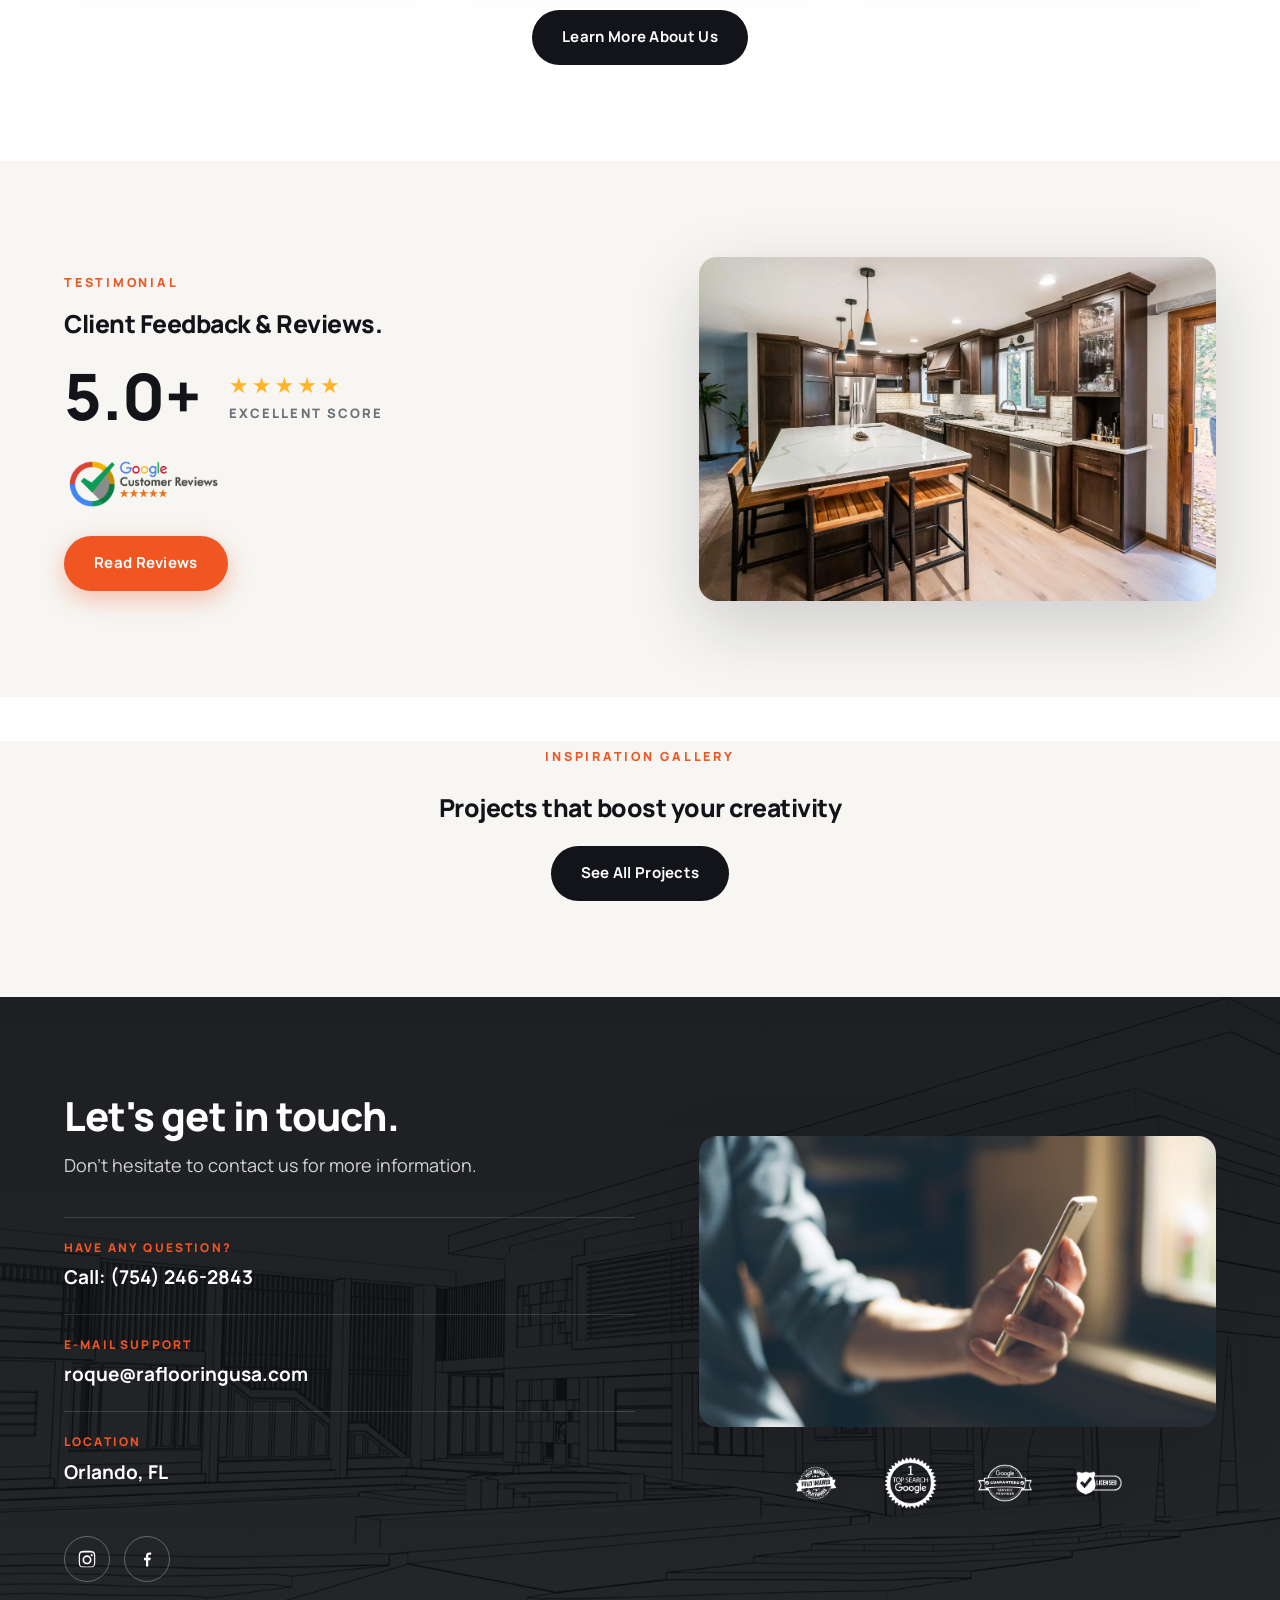
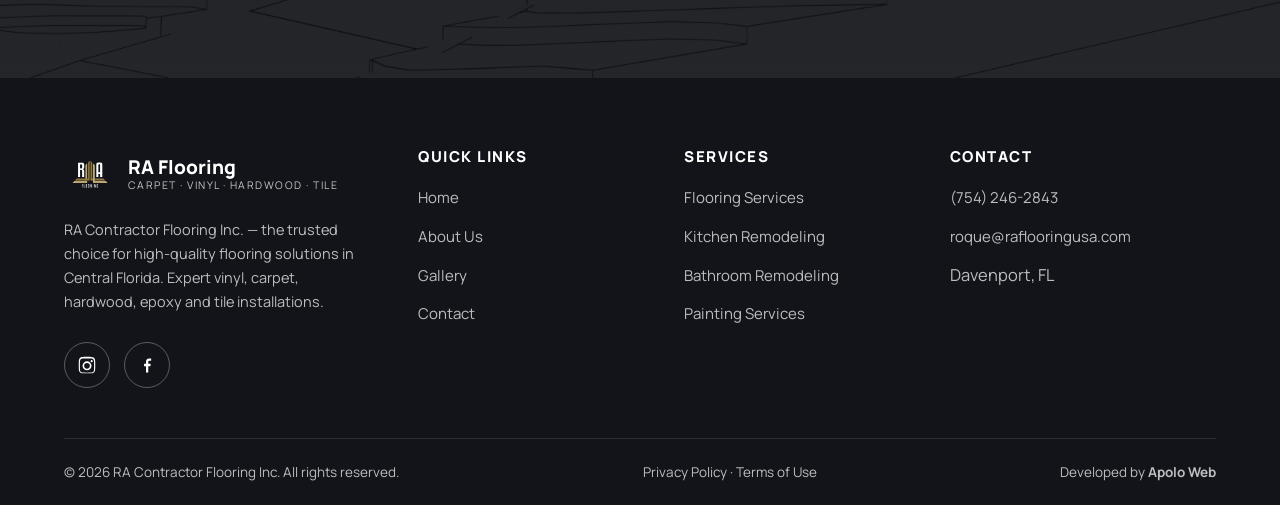
<file: kitchen-remodeling.html>
<!DOCTYPE html>
<html lang="en">
<head>
<meta charset="UTF-8">
<meta name="viewport" content="width=device-width, initial-scale=1.0">
<meta name="referrer" content="strict-origin-when-cross-origin">
<title>Kitchen Remodeling – RA Flooring</title>
<meta name="description" content="Redefine your kitchen with RA Flooring: cabinet refacing, countertop replacement, cabinet painting and accessories.">
<link rel="icon" type="image/png" href="assets/img/favicon.png">
<link rel="preconnect" href="https://fonts.googleapis.com">
<link rel="preconnect" href="https://fonts.gstatic.com" crossorigin>
<link href="https://fonts.googleapis.com/css2?family=Manrope:wght@300;400;600;700;800&display=swap" rel="stylesheet">
<link rel="stylesheet" href="assets/css/style.css">
<script>
  (function (w, d, s, u) {
    if (w.oaiq) return;
    var q = function () { q.q.push(arguments); };
    q.q = []; w.oaiq = q;
    var js = d.createElement(s); js.async = true; js.src = u;
    var f = d.getElementsByTagName(s)[0]; f.parentNode.insertBefore(js, f);
  })(window, document, "script", "https://bzrcdn.openai.com/sdk/oaiq.min.js");
  oaiq("init", { pixelId: "AEzR1NKmggbzbYkmer3tov" });
</script>
</head>
<body>
<header class="site-header" id="siteHeader">
  <div class="container nav-wrap">
    <a href="index.html" class="brand">
      <img src="assets/img/logo-white.png" alt="RA Flooring logo">
      <span class="brand-text"><strong>RA Flooring</strong><small>Carpet · Vinyl · Hardwood · Tile</small></span>
    </a>
    <nav class="nav" id="mainNav">
      <a href="index.html">Home</a>
      <a href="about.html">About</a>
      <div class="nav-drop">
        <a href="services.html" class="drop-toggle">Services <svg width="11" height="7" viewBox="0 0 11 7" fill="none"><path d="M1 1l4.5 4.5L10 1" stroke="currentColor" stroke-width="2" stroke-linecap="round"/></svg></a>
        <div class="drop-menu">
          <a href="services.html">Flooring Services</a>
          <a href="kitchen-remodeling.html">Kitchen Remodeling</a>
          <a href="bathroom-remodeling.html">Bathroom Remodeling</a>
          <a href="painting-services.html">Painting Services</a>
        </div>
      </div>
      <a href="gallery.html">Gallery</a>
      <a href="contact.html">Contact</a>
      <a class="btn btn-primary nav-cta" href="contact.html">Get a Free Quote</a>
      <a class="nav-phone" href="tel:+17542462843"><span>Call us</span>(754) 246-2843</a>
    </nav>
    <button class="nav-toggle" id="navToggle" aria-label="Open menu"><span></span><span></span><span></span></button>
  </div>
</header>

<section class="hero hero-page" style="background-image:url('assets/img/hero-kitchen.webp')">
  <div class="container">
    <div class="hero-inner">
      <span class="eyebrow">RA Flooring</span>
      <h1>Redefine Your Kitchen with RA Flooring</h1>
      <p>Upgrade your kitchen with our comprehensive remodeling services. At RA Flooring, we specialize in creating functional and stylish kitchen spaces that meet your needs and exceed your expectations.</p>
      <div class="hero-actions"><a href="contact.html" class="btn btn-primary">Get a Free Estimate</a></div>
    </div>
  </div>
</section>

<section>
  <div class="container">
    <div class="sec-head center reveal">
      <h2>Our Kitchen Remodeling Services</h2>
      <div class="divider"></div>
    </div>
    <div class="svc-grid">
      <article class="svc-card reveal">
  <div class="thumb"><img src="assets/img/kit-1.webp" alt="Cabinets Refacing" loading="lazy"></div>
  <div class="body"><h3>Cabinets Refacing</h3><p>Transform the look of your kitchen cabinets without the cost of full replacement. Our cabinet refacing service gives your cabinets a fresh, updated appearance while maintaining the existing layout.</p><a class="link" href="contact.html">Revitalize Your Cabinets →</a></div>
</article>
<article class="svc-card reveal">
  <div class="thumb"><img src="assets/img/kit-2.webp" alt="Countertop Replacement" loading="lazy"></div>
  <div class="body"><h3>Countertop Replacement</h3><p>Enhance the beauty and functionality of your kitchen with new countertops. Choose from a variety of materials, styles, and colors to create a stunning focal point in your space.</p><a class="link" href="contact.html">Upgrade Your Countertops →</a></div>
</article>
<article class="svc-card reveal">
  <div class="thumb"><img src="assets/img/kit-3.webp" alt="Cabinets Painting" loading="lazy"></div>
  <div class="body"><h3>Cabinets Painting</h3><p>Give your kitchen cabinets a new lease on life with our professional painting services. Whether you prefer a classic white or a bold color choice, our expert painters deliver flawless results.</p><a class="link" href="contact.html">Transform Your Cabinets →</a></div>
</article>
<article class="svc-card reveal">
  <div class="thumb"><img src="assets/img/kit-4.webp" alt="Cabinet Accessories" loading="lazy"></div>
  <div class="body"><h3>Cabinet Accessories</h3><p>Maximize storage and organization in your kitchen with custom cabinet accessories. From pull-out shelves to spice racks, we offer innovative solutions to make your kitchen more efficient.</p><a class="link" href="contact.html">Explore Accessories →</a></div>
</article>
    </div>
  </div>
</section>

<section class="band-light">
  <div class="container split">
    <div class="reveal">
      <h2>Request Your Free Estimate</h2>
      <p style="margin:16px 0 28px">Discover the difference that quality flooring and home remodeling services can make. Contact RA Flooring to start your project and experience exceptional craftsmanship and service.</p>
      <a href="contact.html" class="btn btn-primary">Get a Free Estimate</a>
    </div>
    <div class="reveal reveal-d1">
      <h2 style="font-size:26px">Need Assistance?</h2>
      <p style="margin:14px 0 22px">Ready to transform your home? Contact RA Flooring today to schedule a consultation. We look forward to helping you create the home of your dreams.</p>
      <div class="feat on-card" style="background:#fff"><img src="assets/img/icon-support.png" alt=""><div><h3>Customer Support</h3><p><a href="tel:+17542462843" style="font-weight:800;color:var(--orange)">(754) 246-2843</a></p></div></div>
      <div class="feat on-card" style="background:#fff;margin-top:16px"><img src="assets/img/icon-consult.png" alt=""><div><h3>Email Support</h3><p><a href="mailto:roque@raflooringusa.com" style="font-weight:800;color:var(--orange)">roque@raflooringusa.com</a></p></div></div>
    </div>
  </div>
</section>

<section>
  <div class="container">
    <div class="sec-head center reveal">
      <span class="eyebrow">About Us</span>
      <h2>Why Choose RA Flooring?</h2>
      <p>Discover the story behind RA Flooring and learn what sets us apart. Our dedication to quality, integrity, and customer satisfaction drives everything we do.</p>
      <div class="divider"></div>
    </div>
    <div class="feat-grid">
      <div class="feat reveal"><img src="assets/img/icon-consult.png" alt="" loading="lazy"><div><h3>Expert Craftsmanship</h3><p>Our team has extensive experience, ensuring that your project is in capable hands.</p></div></div>
      <div class="feat reveal"><img src="assets/img/icon-support.png" alt="" loading="lazy"><div><h3>Customer Satisfaction</h3><p>Your satisfaction is our top priority. We work closely with you to understand your vision and bring it to life.</p></div></div>
      <div class="feat reveal"><img src="assets/img/icon-workers.png" alt="" loading="lazy"><div><h3>Quality Materials</h3><p>We use only the highest quality materials to ensure durability and long-lasting beauty.</p></div></div>
    </div>
    <div class="center-cta"><a href="about.html" class="btn btn-dark">Learn More About Us</a></div>
  </div>
</section>

<section class="reviews-band">
  <div class="container split">
    <div class="reveal">
      <span class="eyebrow">Testimonial</span>
      <h2>Client Feedback &amp; Reviews.</h2>
      <div class="review-score" style="margin-top:26px">
        <div class="big">5.0+</div>
        <div><div class="stars">★★★★★</div><div class="tag">Excellent Score</div></div>
      </div>
      <img class="google-badge" src="assets/img/google-badge.png" alt="Google Reviews" loading="lazy">
      <div><a href="https://www.google.com/search?q=RA+Contractor+Flooring+Inc+reviews" target="_blank" rel="noopener" class="btn btn-primary">Read Reviews</a></div>
    </div>
    <div class="reveal reveal-d1"><div class="review-shot"><img src="assets/img/kit-4.webp" alt="Project" loading="lazy"></div></div>
  </div>
</section>

<section class="band-light" style="padding-top:0">
  <div class="container center-cta">
    <span class="eyebrow">Inspiration Gallery</span>
    <h2 style="margin:10px 0 24px">Projects that boost your creativity</h2>
    <a href="gallery.html" class="btn btn-dark">See All Projects</a>
  </div>
</section>
<section class="contact-band" style="background-image:url('assets/img/contact-bg.webp')">
  <div class="container">
    <div class="split">
      <div class="reveal">
        <h2>Let's get in touch.</h2>
        <p class="sub">Don't hesitate to contact us for more information.</p>
        <div class="info-item"><div class="k">Have any question?</div><div class="v"><a href="tel:+17542462843">Call: (754) 246-2843</a></div></div>
        <div class="info-item"><div class="k">E-mail support</div><div class="v"><a href="mailto:roque@raflooringusa.com">roque@raflooringusa.com</a></div></div>
        <div class="info-item"><div class="k">Location</div><div class="v">Orlando, FL</div></div>
        <div class="social-row">
          <a href="https://www.instagram.com/racontractorfloor/" target="_blank" rel="noopener" aria-label="Instagram"><svg viewBox="0 0 24 24"><path d="M12 2.2c3.2 0 3.6 0 4.9.1 1.2.1 1.8.2 2.2.4.6.2 1 .5 1.4.9.4.4.7.8.9 1.4.2.4.4 1 .4 2.2.1 1.3.1 1.7.1 4.9s0 3.6-.1 4.9c-.1 1.2-.2 1.8-.4 2.2-.2.6-.5 1-.9 1.4-.4.4-.8.7-1.4.9-.4.2-1 .4-2.2.4-1.3.1-1.7.1-4.9.1s-3.6 0-4.9-.1c-1.2-.1-1.8-.2-2.2-.4-.6-.2-1-.5-1.4-.9-.4-.4-.7-.8-.9-1.4-.2-.4-.4-1-.4-2.2-.1-1.3-.1-1.7-.1-4.9s0-3.6.1-4.9c.1-1.2.2-1.8.4-2.2.2-.6.5-1 .9-1.4.4-.4.8-.7 1.4-.9.4-.2 1-.4 2.2-.4 1.3-.1 1.7-.1 4.9-.1zm0 2c-3.1 0-3.5 0-4.8.1-1.1.1-1.4.2-1.7.3-.4.2-.7.3-1 .6-.3.3-.5.6-.6 1-.1.3-.3.6-.3 1.7-.1 1.3-.1 1.6-.1 4.8s0 3.5.1 4.8c.1 1.1.2 1.4.3 1.7.2.4.3.7.6 1 .3.3.6.5 1 .6.3.1.6.3 1.7.3 1.3.1 1.6.1 4.8.1s3.5 0 4.8-.1c1.1-.1 1.4-.2 1.7-.3.4-.2.7-.3 1-.6.3-.3.5-.6.6-1 .1-.3.3-.6.3-1.7.1-1.3.1-1.6.1-4.8s0-3.5-.1-4.8c-.1-1.1-.2-1.4-.3-1.7-.2-.4-.3-.7-.6-1-.3-.3-.6-.5-1-.6-.3-.1-.6-.3-1.7-.3-1.3-.1-1.6-.1-4.8-.1zm0 3.4a5.4 5.4 0 110 10.8 5.4 5.4 0 010-10.8zm0 2a3.4 3.4 0 100 6.8 3.4 3.4 0 000-6.8zm5.6-3.5a1.25 1.25 0 110 2.5 1.25 1.25 0 010-2.5z"/></svg></a>
          <a href="https://www.facebook.com/racontractorfloor/" target="_blank" rel="noopener" aria-label="Facebook"><svg viewBox="0 0 24 24"><path d="M13.5 21v-7.5h2.5l.5-3h-3V8.6c0-.9.3-1.6 1.6-1.6H17V4.2c-.3 0-1.2-.1-2.3-.1-2.3 0-3.9 1.4-3.9 4v2.4H8.5v3h2.3V21h2.7z"/></svg></a>
        </div>
      </div>
      <div class="reveal reveal-d1">
        <div class="contact-photo"><img src="assets/img/cellphone.jpg" alt="Contact RA Flooring" loading="lazy"></div>
        <div class="badges-row on-dark">
          <img src="assets/img/badge-insured-w.png" alt="Fully Insured" loading="lazy">
          <img src="assets/img/badge-top-search-w.png" alt="Google Top Search" loading="lazy">
          <img src="assets/img/badge-guaranteed-w.png" alt="Google Guaranteed" loading="lazy">
          <img src="assets/img/badge-licensed-w.png" alt="Licensed" loading="lazy">
        </div>
      </div>
    </div>
  </div>
</section>
<footer class="site-footer">
  <div class="container">
    <div class="footer-grid">
      <div>
        <a href="index.html" class="brand">
          <img src="assets/img/logo-white.png" alt="RA Flooring logo">
          <span class="brand-text"><strong>RA Flooring</strong><small>Carpet · Vinyl · Hardwood · Tile</small></span>
        </a>
        <p>RA Contractor Flooring Inc. — the trusted choice for high-quality flooring solutions in Central Florida. Expert vinyl, carpet, hardwood, epoxy and tile installations.</p>
        <div class="social-row">
          <a href="https://www.instagram.com/racontractorfloor/" target="_blank" rel="noopener" aria-label="Instagram"><svg viewBox="0 0 24 24"><path d="M12 2.2c3.2 0 3.6 0 4.9.1 1.2.1 1.8.2 2.2.4.6.2 1 .5 1.4.9.4.4.7.8.9 1.4.2.4.4 1 .4 2.2.1 1.3.1 1.7.1 4.9s0 3.6-.1 4.9c-.1 1.2-.2 1.8-.4 2.2-.2.6-.5 1-.9 1.4-.4.4-.8.7-1.4.9-.4.2-1 .4-2.2.4-1.3.1-1.7.1-4.9.1s-3.6 0-4.9-.1c-1.2-.1-1.8-.2-2.2-.4-.6-.2-1-.5-1.4-.9-.4-.4-.7-.8-.9-1.4-.2-.4-.4-1-.4-2.2-.1-1.3-.1-1.7-.1-4.9s0-3.6.1-4.9c.1-1.2.2-1.8.4-2.2.2-.6.5-1 .9-1.4.4-.4.8-.7 1.4-.9.4-.2 1-.4 2.2-.4 1.3-.1 1.7-.1 4.9-.1zm0 2c-3.1 0-3.5 0-4.8.1-1.1.1-1.4.2-1.7.3-.4.2-.7.3-1 .6-.3.3-.5.6-.6 1-.1.3-.3.6-.3 1.7-.1 1.3-.1 1.6-.1 4.8s0 3.5.1 4.8c.1 1.1.2 1.4.3 1.7.2.4.3.7.6 1 .3.3.6.5 1 .6.3.1.6.3 1.7.3 1.3.1 1.6.1 4.8.1s3.5 0 4.8-.1c1.1-.1 1.4-.2 1.7-.3.4-.2.7-.3 1-.6.3-.3.5-.6.6-1 .1-.3.3-.6.3-1.7.1-1.3.1-1.6.1-4.8s0-3.5-.1-4.8c-.1-1.1-.2-1.4-.3-1.7-.2-.4-.3-.7-.6-1-.3-.3-.6-.5-1-.6-.3-.1-.6-.3-1.7-.3-1.3-.1-1.6-.1-4.8-.1zm0 3.4a5.4 5.4 0 110 10.8 5.4 5.4 0 010-10.8zm0 2a3.4 3.4 0 100 6.8 3.4 3.4 0 000-6.8zm5.6-3.5a1.25 1.25 0 110 2.5 1.25 1.25 0 010-2.5z"/></svg></a>
          <a href="https://www.facebook.com/racontractorfloor/" target="_blank" rel="noopener" aria-label="Facebook"><svg viewBox="0 0 24 24"><path d="M13.5 21v-7.5h2.5l.5-3h-3V8.6c0-.9.3-1.6 1.6-1.6H17V4.2c-.3 0-1.2-.1-2.3-.1-2.3 0-3.9 1.4-3.9 4v2.4H8.5v3h2.3V21h2.7z"/></svg></a>
        </div>
      </div>
      <div>
        <h4>Quick Links</h4>
        <ul>
          <li><a href="index.html">Home</a></li>
          <li><a href="about.html">About Us</a></li>
          <li><a href="gallery.html">Gallery</a></li>
          <li><a href="contact.html">Contact</a></li>
        </ul>
      </div>
      <div>
        <h4>Services</h4>
        <ul>
          <li><a href="services.html">Flooring Services</a></li>
          <li><a href="kitchen-remodeling.html">Kitchen Remodeling</a></li>
          <li><a href="bathroom-remodeling.html">Bathroom Remodeling</a></li>
          <li><a href="painting-services.html">Painting Services</a></li>
        </ul>
      </div>
      <div>
        <h4>Contact</h4>
        <ul>
          <li><a href="tel:+17542462843">(754) 246-2843</a></li>
          <li><a href="mailto:roque@raflooringusa.com">roque@raflooringusa.com</a></li>
          <li>Davenport, FL</li>
        </ul>
      </div>
    </div>
    <div class="footer-bottom">
      <span>© <span id="year"></span> RA Contractor Flooring Inc. All rights reserved.</span>
      <span><a href="privacy-policy.html">Privacy Policy</a> · <a href="terms-of-use.html">Terms of Use</a></span>
      <span>Developed by <a href="https://apoloweb.net.br/" target="_blank" rel="noopener"><strong>Apolo Web</strong></a></span>
    </div>
  </div>
</footer>
<a href="tel:+17542462843" class="float-call" aria-label="Call RA Flooring"><svg viewBox="0 0 24 24"><path d="M6.6 10.8c1.4 2.8 3.8 5.1 6.6 6.6l2.2-2.2c.3-.3.7-.4 1-.2 1.1.4 2.3.6 3.6.6.6 0 1 .4 1 1V20c0 .6-.4 1-1 1C10.6 21 3 13.4 3 4c0-.6.4-1 1-1h3.5c.6 0 1 .4 1 1 0 1.2.2 2.4.6 3.6.1.3 0 .7-.2 1l-2.3 2.2z"/></svg></a>
<script src="assets/js/main.js"></script>
</body>
</html>
</file>
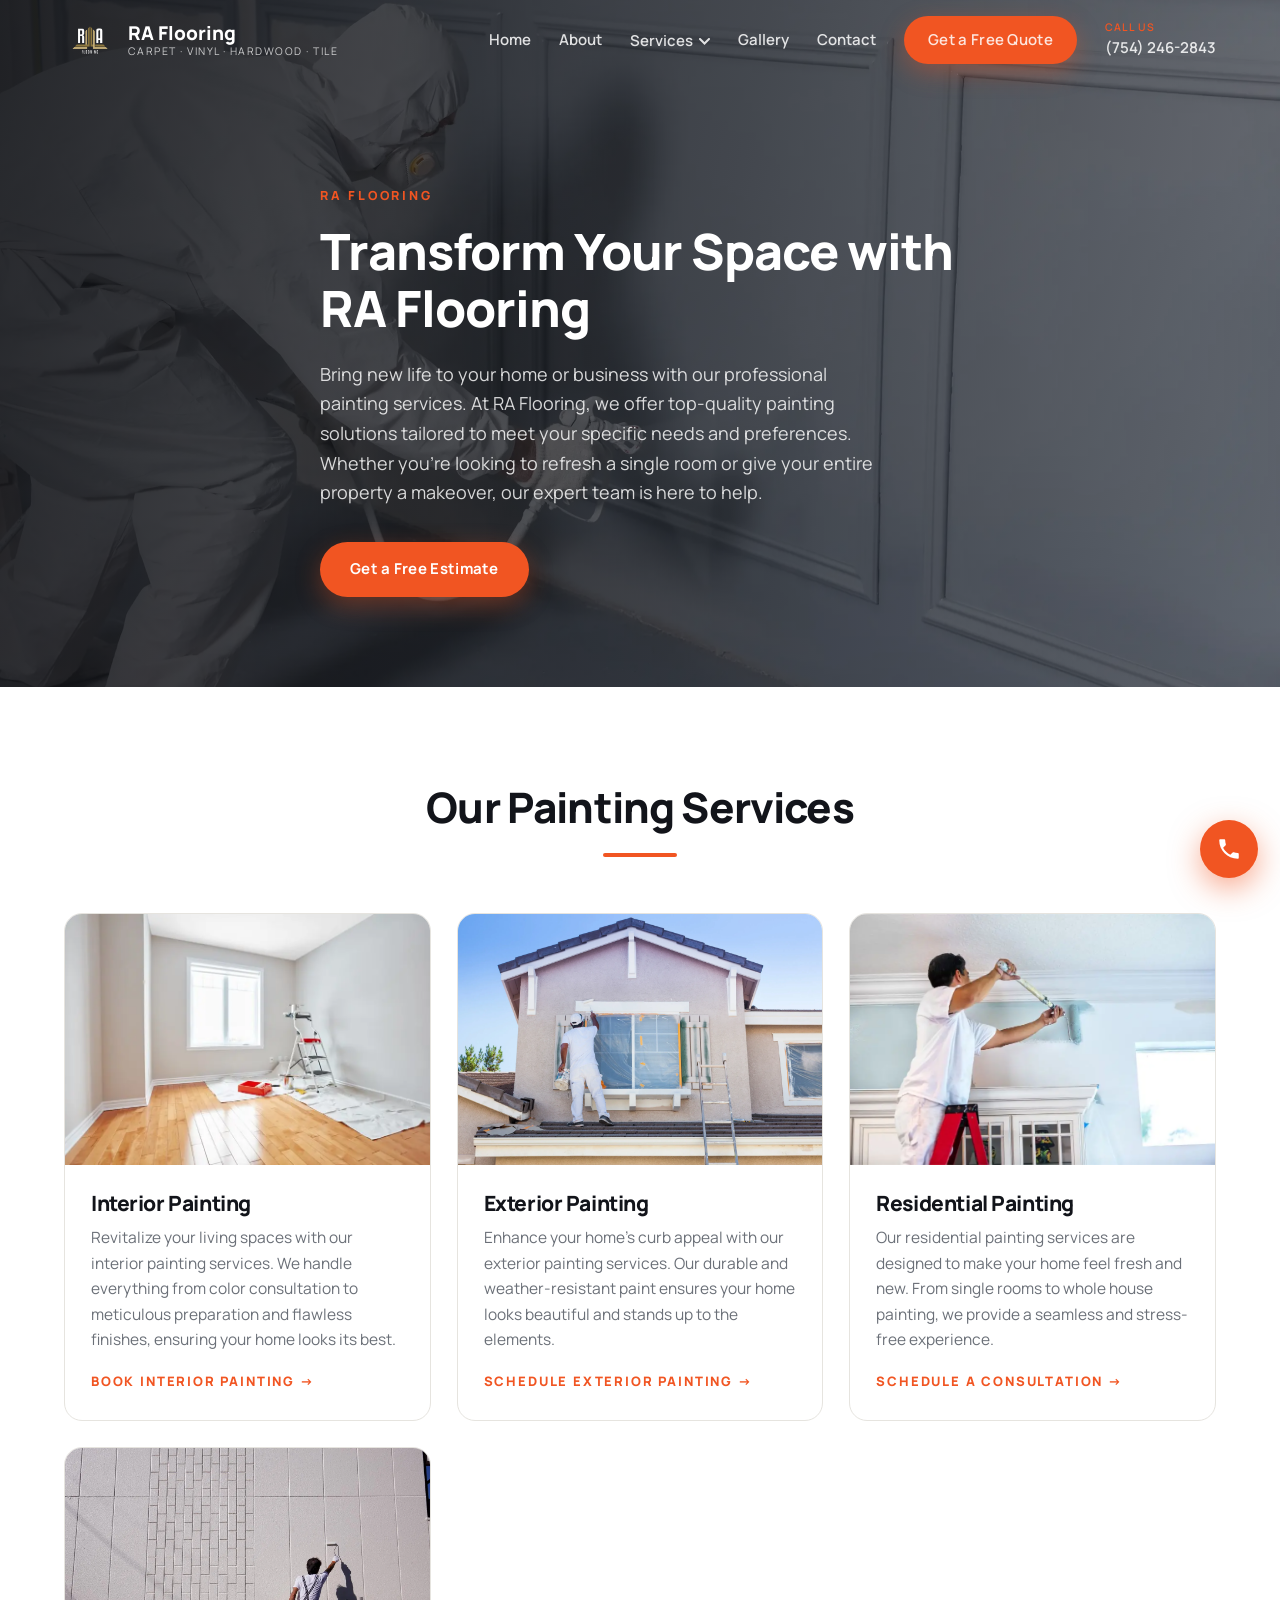
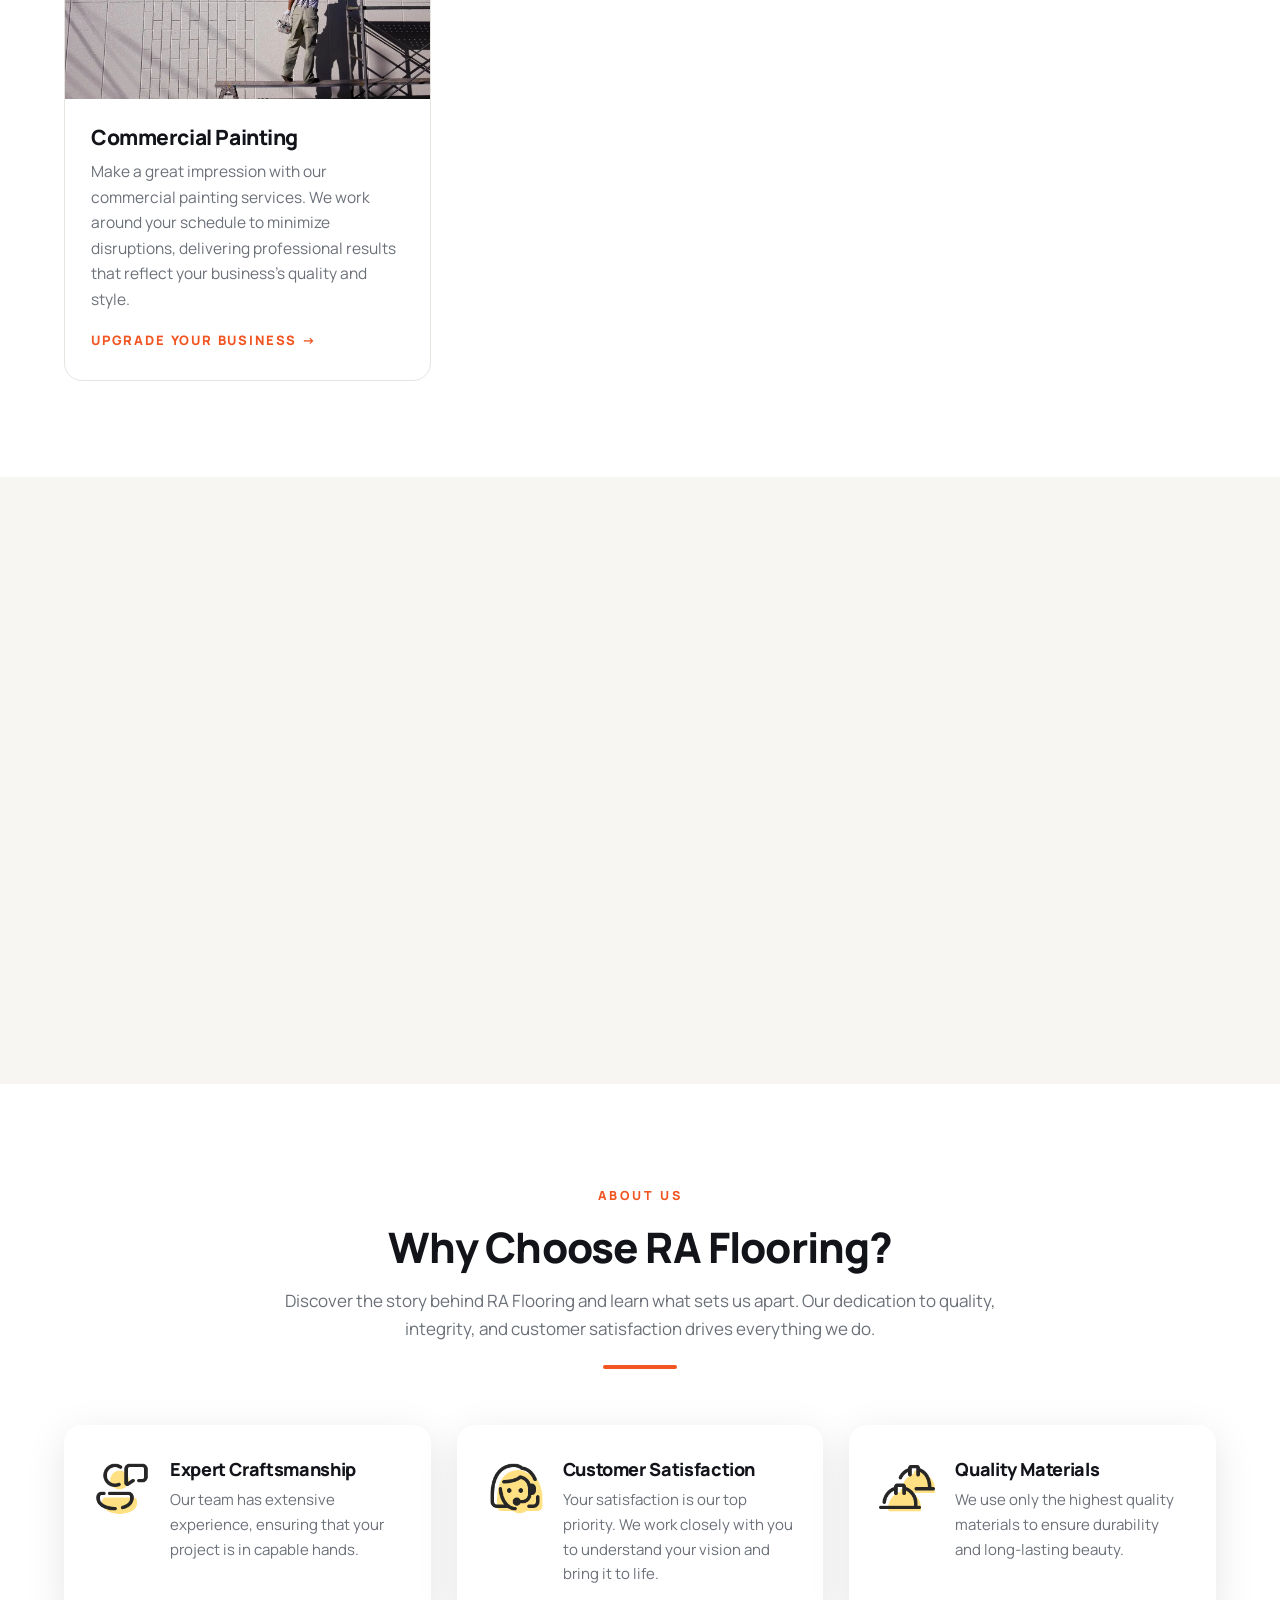
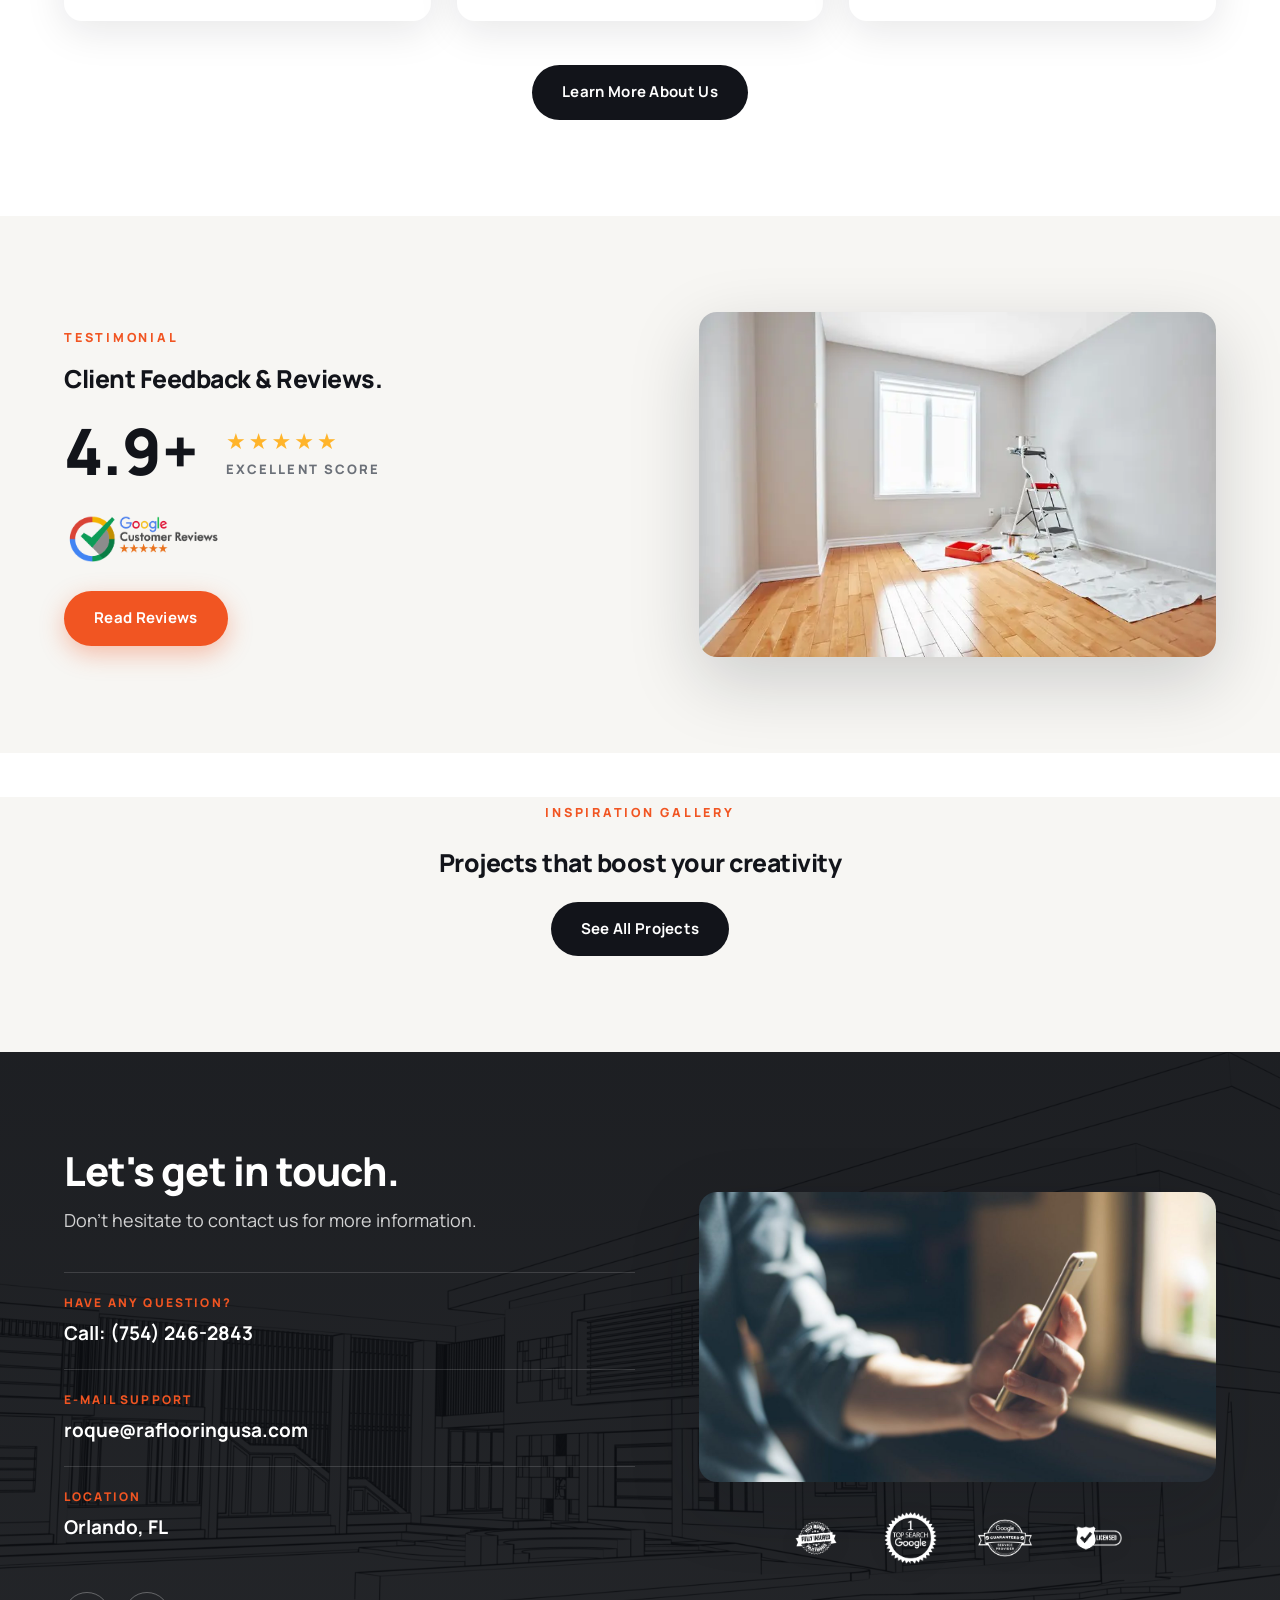
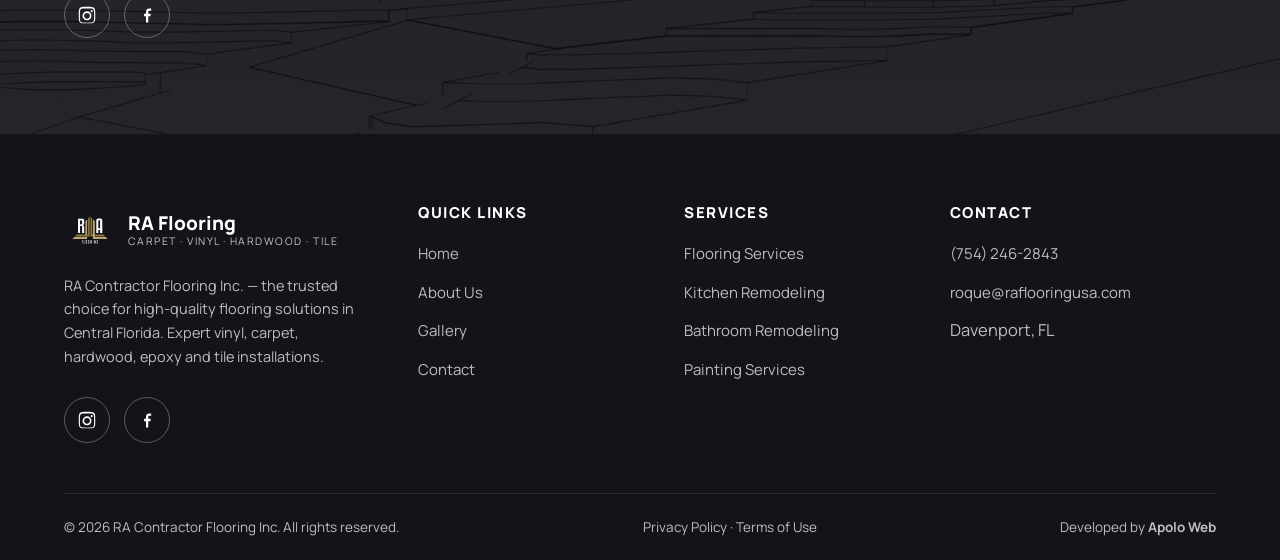
<file: painting-services.html>
<!DOCTYPE html>
<html lang="en">
<head>
<meta charset="UTF-8">
<meta name="viewport" content="width=device-width, initial-scale=1.0">
<meta name="referrer" content="strict-origin-when-cross-origin">
<title>Painting Services – RA Flooring</title>
<meta name="description" content="Interior, exterior, residential and commercial painting services by RA Flooring. Top-quality painting solutions tailored to your needs.">
<link rel="icon" type="image/png" href="assets/img/favicon.png">
<link rel="preconnect" href="https://fonts.googleapis.com">
<link rel="preconnect" href="https://fonts.gstatic.com" crossorigin>
<link href="https://fonts.googleapis.com/css2?family=Manrope:wght@300;400;600;700;800&display=swap" rel="stylesheet">
<link rel="stylesheet" href="assets/css/style.css">
<script>
  (function (w, d, s, u) {
    if (w.oaiq) return;
    var q = function () { q.q.push(arguments); };
    q.q = []; w.oaiq = q;
    var js = d.createElement(s); js.async = true; js.src = u;
    var f = d.getElementsByTagName(s)[0]; f.parentNode.insertBefore(js, f);
  })(window, document, "script", "https://bzrcdn.openai.com/sdk/oaiq.min.js");
  oaiq("init", { pixelId: "AEzR1NKmggbzbYkmer3tov" });
</script>
</head>
<body>
<header class="site-header" id="siteHeader">
  <div class="container nav-wrap">
    <a href="index.html" class="brand">
      <img src="assets/img/logo-white.png" alt="RA Flooring logo">
      <span class="brand-text"><strong>RA Flooring</strong><small>Carpet · Vinyl · Hardwood · Tile</small></span>
    </a>
    <nav class="nav" id="mainNav">
      <a href="index.html">Home</a>
      <a href="about.html">About</a>
      <div class="nav-drop">
        <a href="services.html" class="drop-toggle">Services <svg width="11" height="7" viewBox="0 0 11 7" fill="none"><path d="M1 1l4.5 4.5L10 1" stroke="currentColor" stroke-width="2" stroke-linecap="round"/></svg></a>
        <div class="drop-menu">
          <a href="services.html">Flooring Services</a>
          <a href="kitchen-remodeling.html">Kitchen Remodeling</a>
          <a href="bathroom-remodeling.html">Bathroom Remodeling</a>
          <a href="painting-services.html">Painting Services</a>
        </div>
      </div>
      <a href="gallery.html">Gallery</a>
      <a href="contact.html">Contact</a>
      <a class="btn btn-primary nav-cta" href="contact.html">Get a Free Quote</a>
      <a class="nav-phone" href="tel:+17542462843"><span>Call us</span>(754) 246-2843</a>
    </nav>
    <button class="nav-toggle" id="navToggle" aria-label="Open menu"><span></span><span></span><span></span></button>
  </div>
</header>

<section class="hero hero-page" style="background-image:url('assets/img/hero-paint.webp')">
  <div class="container">
    <div class="hero-inner">
      <span class="eyebrow">RA Flooring</span>
      <h1>Transform Your Space with RA Flooring</h1>
      <p>Bring new life to your home or business with our professional painting services. At RA Flooring, we offer top-quality painting solutions tailored to meet your specific needs and preferences. Whether you're looking to refresh a single room or give your entire property a makeover, our expert team is here to help.</p>
      <div class="hero-actions"><a href="contact.html" class="btn btn-primary">Get a Free Estimate</a></div>
    </div>
  </div>
</section>

<section>
  <div class="container">
    <div class="sec-head center reveal">
      <h2>Our Painting Services</h2>
      <div class="divider"></div>
    </div>
    <div class="svc-grid">
      <article class="svc-card reveal">
  <div class="thumb"><img src="assets/img/paint-1.webp" alt="Interior Painting" loading="lazy"></div>
  <div class="body"><h3>Interior Painting</h3><p>Revitalize your living spaces with our interior painting services. We handle everything from color consultation to meticulous preparation and flawless finishes, ensuring your home looks its best.</p><a class="link" href="contact.html">Book Interior Painting →</a></div>
</article>
<article class="svc-card reveal">
  <div class="thumb"><img src="assets/img/paint-2.webp" alt="Exterior Painting" loading="lazy"></div>
  <div class="body"><h3>Exterior Painting</h3><p>Enhance your home's curb appeal with our exterior painting services. Our durable and weather-resistant paint ensures your home looks beautiful and stands up to the elements.</p><a class="link" href="contact.html">Schedule Exterior Painting →</a></div>
</article>
<article class="svc-card reveal">
  <div class="thumb"><img src="assets/img/paint-3.webp" alt="Residential Painting" loading="lazy"></div>
  <div class="body"><h3>Residential Painting</h3><p>Our residential painting services are designed to make your home feel fresh and new. From single rooms to whole house painting, we provide a seamless and stress-free experience.</p><a class="link" href="contact.html">Schedule a Consultation →</a></div>
</article>
<article class="svc-card reveal">
  <div class="thumb"><img src="assets/img/paint-4.webp" alt="Commercial Painting" loading="lazy"></div>
  <div class="body"><h3>Commercial Painting</h3><p>Make a great impression with our commercial painting services. We work around your schedule to minimize disruptions, delivering professional results that reflect your business's quality and style.</p><a class="link" href="contact.html">Upgrade Your Business →</a></div>
</article>
    </div>
  </div>
</section>

<section class="band-light">
  <div class="container split">
    <div class="reveal">
      <h2>Request Your Free Estimate</h2>
      <p style="margin:16px 0 28px">Discover the difference that quality flooring and home remodeling services can make. Contact RA Flooring to start your project and experience exceptional craftsmanship and service.</p>
      <a href="contact.html" class="btn btn-primary">Get a Free Estimate</a>
    </div>
    <div class="reveal reveal-d1">
      <h2 style="font-size:26px">Need Assistance?</h2>
      <p style="margin:14px 0 22px">Ready to transform your home? Contact RA Flooring today to schedule a consultation. We look forward to helping you create the home of your dreams.</p>
      <div class="feat on-card" style="background:#fff"><img src="assets/img/icon-support.png" alt=""><div><h3>Customer Support</h3><p><a href="tel:+17542462843" style="font-weight:800;color:var(--orange)">(754) 246-2843</a></p></div></div>
      <div class="feat on-card" style="background:#fff;margin-top:16px"><img src="assets/img/icon-consult.png" alt=""><div><h3>Email Support</h3><p><a href="mailto:roque@raflooringusa.com" style="font-weight:800;color:var(--orange)">roque@raflooringusa.com</a></p></div></div>
    </div>
  </div>
</section>

<section>
  <div class="container">
    <div class="sec-head center reveal">
      <span class="eyebrow">About Us</span>
      <h2>Why Choose RA Flooring?</h2>
      <p>Discover the story behind RA Flooring and learn what sets us apart. Our dedication to quality, integrity, and customer satisfaction drives everything we do.</p>
      <div class="divider"></div>
    </div>
    <div class="feat-grid">
      <div class="feat reveal"><img src="assets/img/icon-consult.png" alt="" loading="lazy"><div><h3>Expert Craftsmanship</h3><p>Our team has extensive experience, ensuring that your project is in capable hands.</p></div></div>
      <div class="feat reveal"><img src="assets/img/icon-support.png" alt="" loading="lazy"><div><h3>Customer Satisfaction</h3><p>Your satisfaction is our top priority. We work closely with you to understand your vision and bring it to life.</p></div></div>
      <div class="feat reveal"><img src="assets/img/icon-workers.png" alt="" loading="lazy"><div><h3>Quality Materials</h3><p>We use only the highest quality materials to ensure durability and long-lasting beauty.</p></div></div>
    </div>
    <div class="center-cta"><a href="about.html" class="btn btn-dark">Learn More About Us</a></div>
  </div>
</section>

<section class="reviews-band">
  <div class="container split">
    <div class="reveal">
      <span class="eyebrow">Testimonial</span>
      <h2>Client Feedback &amp; Reviews.</h2>
      <div class="review-score" style="margin-top:26px">
        <div class="big">4.9+</div>
        <div><div class="stars">★★★★★</div><div class="tag">Excellent Score</div></div>
      </div>
      <img class="google-badge" src="assets/img/google-badge.png" alt="Google Reviews" loading="lazy">
      <div><a href="https://www.google.com/search?q=RA+Contractor+Flooring+Inc+reviews" target="_blank" rel="noopener" class="btn btn-primary">Read Reviews</a></div>
    </div>
    <div class="reveal reveal-d1"><div class="review-shot"><img src="assets/img/paint-1.webp" alt="Project" loading="lazy"></div></div>
  </div>
</section>

<section class="band-light" style="padding-top:0">
  <div class="container center-cta">
    <span class="eyebrow">Inspiration Gallery</span>
    <h2 style="margin:10px 0 24px">Projects that boost your creativity</h2>
    <a href="gallery.html" class="btn btn-dark">See All Projects</a>
  </div>
</section>
<section class="contact-band" style="background-image:url('assets/img/contact-bg.webp')">
  <div class="container">
    <div class="split">
      <div class="reveal">
        <h2>Let's get in touch.</h2>
        <p class="sub">Don't hesitate to contact us for more information.</p>
        <div class="info-item"><div class="k">Have any question?</div><div class="v"><a href="tel:+17542462843">Call: (754) 246-2843</a></div></div>
        <div class="info-item"><div class="k">E-mail support</div><div class="v"><a href="mailto:roque@raflooringusa.com">roque@raflooringusa.com</a></div></div>
        <div class="info-item"><div class="k">Location</div><div class="v">Orlando, FL</div></div>
        <div class="social-row">
          <a href="https://www.instagram.com/racontractorfloor/" target="_blank" rel="noopener" aria-label="Instagram"><svg viewBox="0 0 24 24"><path d="M12 2.2c3.2 0 3.6 0 4.9.1 1.2.1 1.8.2 2.2.4.6.2 1 .5 1.4.9.4.4.7.8.9 1.4.2.4.4 1 .4 2.2.1 1.3.1 1.7.1 4.9s0 3.6-.1 4.9c-.1 1.2-.2 1.8-.4 2.2-.2.6-.5 1-.9 1.4-.4.4-.8.7-1.4.9-.4.2-1 .4-2.2.4-1.3.1-1.7.1-4.9.1s-3.6 0-4.9-.1c-1.2-.1-1.8-.2-2.2-.4-.6-.2-1-.5-1.4-.9-.4-.4-.7-.8-.9-1.4-.2-.4-.4-1-.4-2.2-.1-1.3-.1-1.7-.1-4.9s0-3.6.1-4.9c.1-1.2.2-1.8.4-2.2.2-.6.5-1 .9-1.4.4-.4.8-.7 1.4-.9.4-.2 1-.4 2.2-.4 1.3-.1 1.7-.1 4.9-.1zm0 2c-3.1 0-3.5 0-4.8.1-1.1.1-1.4.2-1.7.3-.4.2-.7.3-1 .6-.3.3-.5.6-.6 1-.1.3-.3.6-.3 1.7-.1 1.3-.1 1.6-.1 4.8s0 3.5.1 4.8c.1 1.1.2 1.4.3 1.7.2.4.3.7.6 1 .3.3.6.5 1 .6.3.1.6.3 1.7.3 1.3.1 1.6.1 4.8.1s3.5 0 4.8-.1c1.1-.1 1.4-.2 1.7-.3.4-.2.7-.3 1-.6.3-.3.5-.6.6-1 .1-.3.3-.6.3-1.7.1-1.3.1-1.6.1-4.8s0-3.5-.1-4.8c-.1-1.1-.2-1.4-.3-1.7-.2-.4-.3-.7-.6-1-.3-.3-.6-.5-1-.6-.3-.1-.6-.3-1.7-.3-1.3-.1-1.6-.1-4.8-.1zm0 3.4a5.4 5.4 0 110 10.8 5.4 5.4 0 010-10.8zm0 2a3.4 3.4 0 100 6.8 3.4 3.4 0 000-6.8zm5.6-3.5a1.25 1.25 0 110 2.5 1.25 1.25 0 010-2.5z"/></svg></a>
          <a href="https://www.facebook.com/racontractorfloor/" target="_blank" rel="noopener" aria-label="Facebook"><svg viewBox="0 0 24 24"><path d="M13.5 21v-7.5h2.5l.5-3h-3V8.6c0-.9.3-1.6 1.6-1.6H17V4.2c-.3 0-1.2-.1-2.3-.1-2.3 0-3.9 1.4-3.9 4v2.4H8.5v3h2.3V21h2.7z"/></svg></a>
        </div>
      </div>
      <div class="reveal reveal-d1">
        <div class="contact-photo"><img src="assets/img/cellphone.jpg" alt="Contact RA Flooring" loading="lazy"></div>
        <div class="badges-row on-dark">
          <img src="assets/img/badge-insured-w.png" alt="Fully Insured" loading="lazy">
          <img src="assets/img/badge-top-search-w.png" alt="Google Top Search" loading="lazy">
          <img src="assets/img/badge-guaranteed-w.png" alt="Google Guaranteed" loading="lazy">
          <img src="assets/img/badge-licensed-w.png" alt="Licensed" loading="lazy">
        </div>
      </div>
    </div>
  </div>
</section>
<footer class="site-footer">
  <div class="container">
    <div class="footer-grid">
      <div>
        <a href="index.html" class="brand">
          <img src="assets/img/logo-white.png" alt="RA Flooring logo">
          <span class="brand-text"><strong>RA Flooring</strong><small>Carpet · Vinyl · Hardwood · Tile</small></span>
        </a>
        <p>RA Contractor Flooring Inc. — the trusted choice for high-quality flooring solutions in Central Florida. Expert vinyl, carpet, hardwood, epoxy and tile installations.</p>
        <div class="social-row">
          <a href="https://www.instagram.com/racontractorfloor/" target="_blank" rel="noopener" aria-label="Instagram"><svg viewBox="0 0 24 24"><path d="M12 2.2c3.2 0 3.6 0 4.9.1 1.2.1 1.8.2 2.2.4.6.2 1 .5 1.4.9.4.4.7.8.9 1.4.2.4.4 1 .4 2.2.1 1.3.1 1.7.1 4.9s0 3.6-.1 4.9c-.1 1.2-.2 1.8-.4 2.2-.2.6-.5 1-.9 1.4-.4.4-.8.7-1.4.9-.4.2-1 .4-2.2.4-1.3.1-1.7.1-4.9.1s-3.6 0-4.9-.1c-1.2-.1-1.8-.2-2.2-.4-.6-.2-1-.5-1.4-.9-.4-.4-.7-.8-.9-1.4-.2-.4-.4-1-.4-2.2-.1-1.3-.1-1.7-.1-4.9s0-3.6.1-4.9c.1-1.2.2-1.8.4-2.2.2-.6.5-1 .9-1.4.4-.4.8-.7 1.4-.9.4-.2 1-.4 2.2-.4 1.3-.1 1.7-.1 4.9-.1zm0 2c-3.1 0-3.5 0-4.8.1-1.1.1-1.4.2-1.7.3-.4.2-.7.3-1 .6-.3.3-.5.6-.6 1-.1.3-.3.6-.3 1.7-.1 1.3-.1 1.6-.1 4.8s0 3.5.1 4.8c.1 1.1.2 1.4.3 1.7.2.4.3.7.6 1 .3.3.6.5 1 .6.3.1.6.3 1.7.3 1.3.1 1.6.1 4.8.1s3.5 0 4.8-.1c1.1-.1 1.4-.2 1.7-.3.4-.2.7-.3 1-.6.3-.3.5-.6.6-1 .1-.3.3-.6.3-1.7.1-1.3.1-1.6.1-4.8s0-3.5-.1-4.8c-.1-1.1-.2-1.4-.3-1.7-.2-.4-.3-.7-.6-1-.3-.3-.6-.5-1-.6-.3-.1-.6-.3-1.7-.3-1.3-.1-1.6-.1-4.8-.1zm0 3.4a5.4 5.4 0 110 10.8 5.4 5.4 0 010-10.8zm0 2a3.4 3.4 0 100 6.8 3.4 3.4 0 000-6.8zm5.6-3.5a1.25 1.25 0 110 2.5 1.25 1.25 0 010-2.5z"/></svg></a>
          <a href="https://www.facebook.com/racontractorfloor/" target="_blank" rel="noopener" aria-label="Facebook"><svg viewBox="0 0 24 24"><path d="M13.5 21v-7.5h2.5l.5-3h-3V8.6c0-.9.3-1.6 1.6-1.6H17V4.2c-.3 0-1.2-.1-2.3-.1-2.3 0-3.9 1.4-3.9 4v2.4H8.5v3h2.3V21h2.7z"/></svg></a>
        </div>
      </div>
      <div>
        <h4>Quick Links</h4>
        <ul>
          <li><a href="index.html">Home</a></li>
          <li><a href="about.html">About Us</a></li>
          <li><a href="gallery.html">Gallery</a></li>
          <li><a href="contact.html">Contact</a></li>
        </ul>
      </div>
      <div>
        <h4>Services</h4>
        <ul>
          <li><a href="services.html">Flooring Services</a></li>
          <li><a href="kitchen-remodeling.html">Kitchen Remodeling</a></li>
          <li><a href="bathroom-remodeling.html">Bathroom Remodeling</a></li>
          <li><a href="painting-services.html">Painting Services</a></li>
        </ul>
      </div>
      <div>
        <h4>Contact</h4>
        <ul>
          <li><a href="tel:+17542462843">(754) 246-2843</a></li>
          <li><a href="mailto:roque@raflooringusa.com">roque@raflooringusa.com</a></li>
          <li>Davenport, FL</li>
        </ul>
      </div>
    </div>
    <div class="footer-bottom">
      <span>© <span id="year"></span> RA Contractor Flooring Inc. All rights reserved.</span>
      <span><a href="privacy-policy.html">Privacy Policy</a> · <a href="terms-of-use.html">Terms of Use</a></span>
      <span>Developed by <a href="https://apoloweb.net.br/" target="_blank" rel="noopener"><strong>Apolo Web</strong></a></span>
    </div>
  </div>
</footer>
<a href="tel:+17542462843" class="float-call" aria-label="Call RA Flooring"><svg viewBox="0 0 24 24"><path d="M6.6 10.8c1.4 2.8 3.8 5.1 6.6 6.6l2.2-2.2c.3-.3.7-.4 1-.2 1.1.4 2.3.6 3.6.6.6 0 1 .4 1 1V20c0 .6-.4 1-1 1C10.6 21 3 13.4 3 4c0-.6.4-1 1-1h3.5c.6 0 1 .4 1 1 0 1.2.2 2.4.6 3.6.1.3 0 .7-.2 1l-2.3 2.2z"/></svg></a>
<script src="assets/js/main.js"></script>
</body>
</html>
</file>
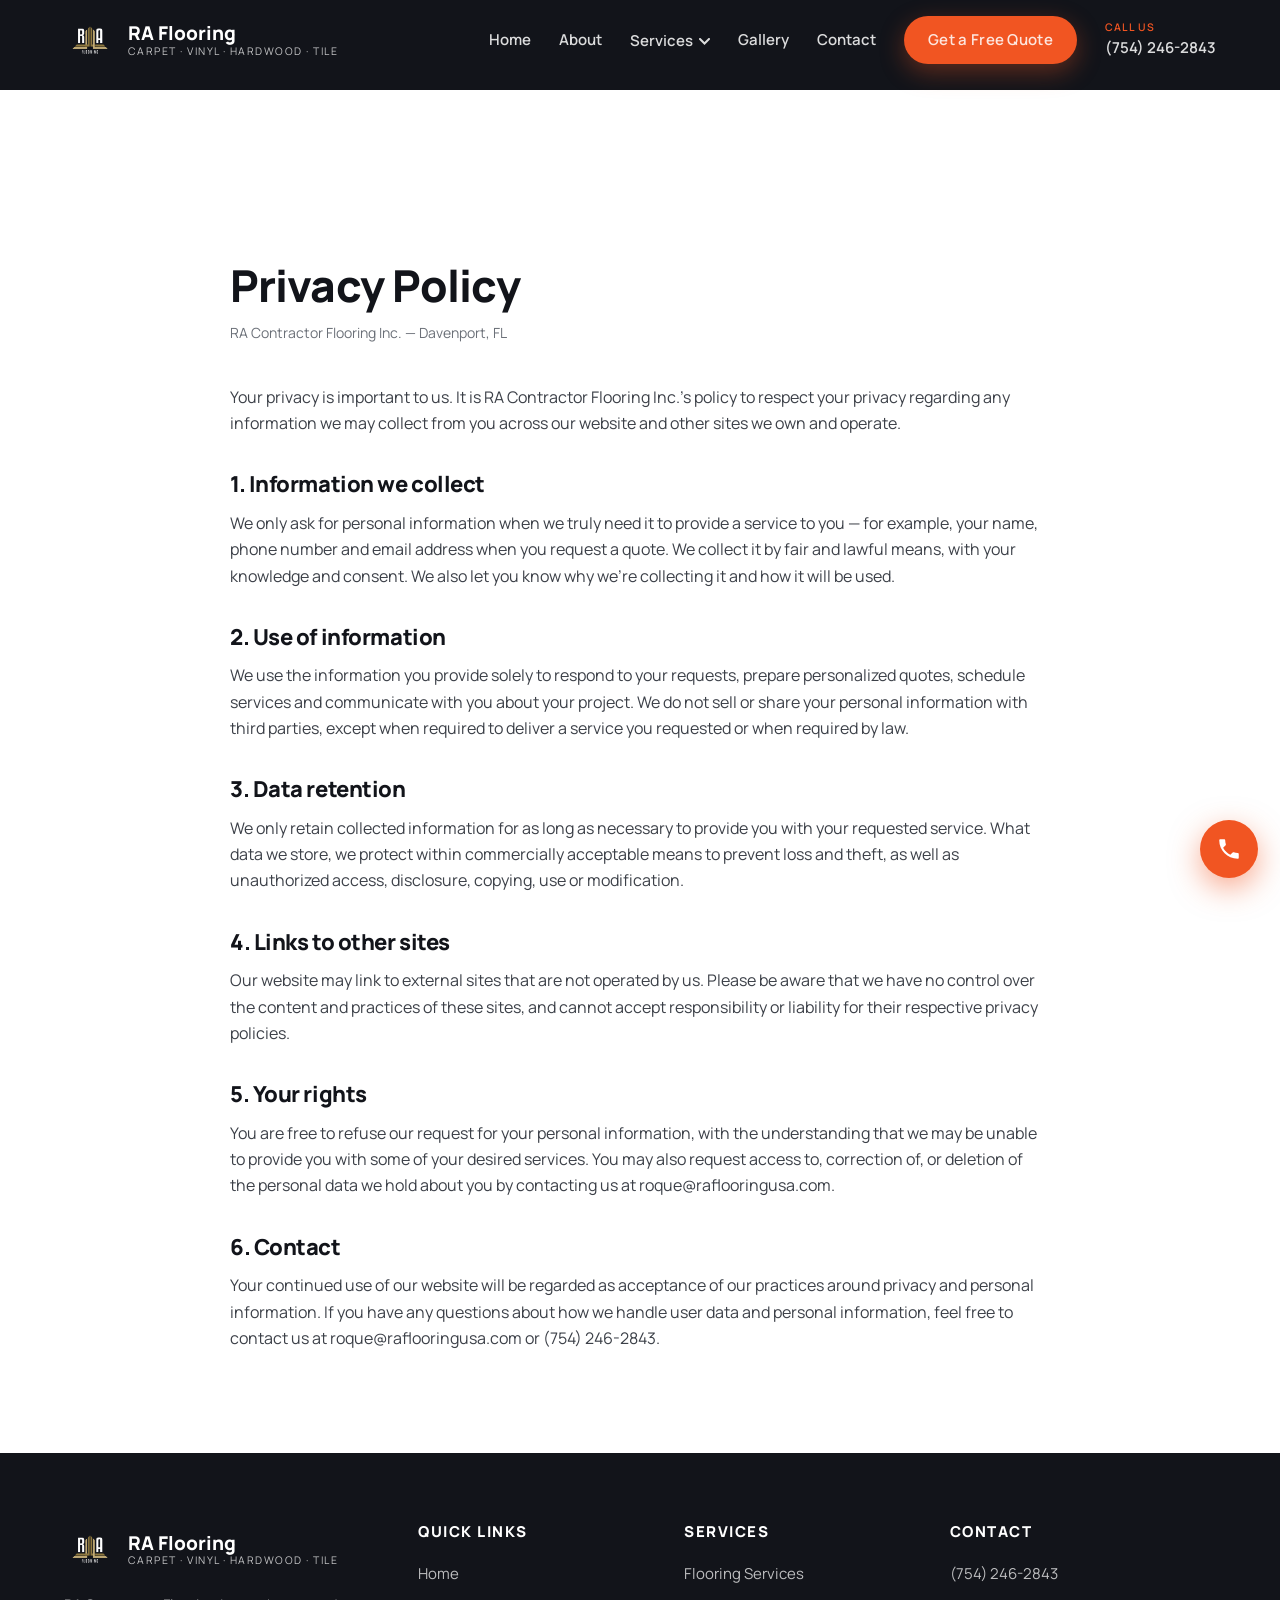
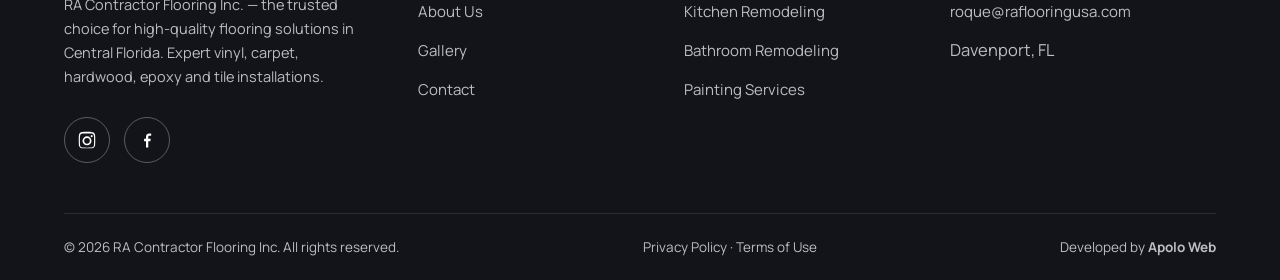
<file: privacy-policy.html>
<!DOCTYPE html>
<html lang="en">
<head>
<meta charset="UTF-8">
<meta name="viewport" content="width=device-width, initial-scale=1.0">
<meta name="referrer" content="strict-origin-when-cross-origin">
<title>Privacy Policy – RA Flooring</title>
<meta name="description" content="Privacy Policy for the RA Contractor Flooring Inc. website.">
<link rel="icon" type="image/png" href="assets/img/favicon.png">
<link rel="preconnect" href="https://fonts.googleapis.com">
<link rel="preconnect" href="https://fonts.gstatic.com" crossorigin>
<link href="https://fonts.googleapis.com/css2?family=Manrope:wght@300;400;600;700;800&display=swap" rel="stylesheet">
<link rel="stylesheet" href="assets/css/style.css">
<script>
  (function (w, d, s, u) {
    if (w.oaiq) return;
    var q = function () { q.q.push(arguments); };
    q.q = []; w.oaiq = q;
    var js = d.createElement(s); js.async = true; js.src = u;
    var f = d.getElementsByTagName(s)[0]; f.parentNode.insertBefore(js, f);
  })(window, document, "script", "https://bzrcdn.openai.com/sdk/oaiq.min.js");
  oaiq("init", { pixelId: "AEzR1NKmggbzbYkmer3tov" });
</script>
</head>
<body>
<header class="site-header" id="siteHeader">
  <div class="container nav-wrap">
    <a href="index.html" class="brand">
      <img src="assets/img/logo-white.png" alt="RA Flooring logo">
      <span class="brand-text"><strong>RA Flooring</strong><small>Carpet · Vinyl · Hardwood · Tile</small></span>
    </a>
    <nav class="nav" id="mainNav">
      <a href="index.html">Home</a>
      <a href="about.html">About</a>
      <div class="nav-drop">
        <a href="services.html" class="drop-toggle">Services <svg width="11" height="7" viewBox="0 0 11 7" fill="none"><path d="M1 1l4.5 4.5L10 1" stroke="currentColor" stroke-width="2" stroke-linecap="round"/></svg></a>
        <div class="drop-menu">
          <a href="services.html">Flooring Services</a>
          <a href="kitchen-remodeling.html">Kitchen Remodeling</a>
          <a href="bathroom-remodeling.html">Bathroom Remodeling</a>
          <a href="painting-services.html">Painting Services</a>
        </div>
      </div>
      <a href="gallery.html">Gallery</a>
      <a href="contact.html">Contact</a>
      <a class="btn btn-primary nav-cta" href="contact.html">Get a Free Quote</a>
      <a class="nav-phone" href="tel:+17542462843"><span>Call us</span>(754) 246-2843</a>
    </nav>
    <button class="nav-toggle" id="navToggle" aria-label="Open menu"><span></span><span></span><span></span></button>
  </div>
</header>

<div style="background:var(--dark);height:90px"></div>
<div class="container">
  <div class="legal">
    <h1>Privacy Policy</h1>
    <p class="updated">RA Contractor Flooring Inc. — Davenport, FL</p>
    
<p>Your privacy is important to us. It is RA Contractor Flooring Inc.'s policy to respect your privacy regarding any information we may collect from you across our website and other sites we own and operate.</p>
<h2>1. Information we collect</h2>
<p>We only ask for personal information when we truly need it to provide a service to you — for example, your name, phone number and email address when you request a quote. We collect it by fair and lawful means, with your knowledge and consent. We also let you know why we're collecting it and how it will be used.</p>
<h2>2. Use of information</h2>
<p>We use the information you provide solely to respond to your requests, prepare personalized quotes, schedule services and communicate with you about your project. We do not sell or share your personal information with third parties, except when required to deliver a service you requested or when required by law.</p>
<h2>3. Data retention</h2>
<p>We only retain collected information for as long as necessary to provide you with your requested service. What data we store, we protect within commercially acceptable means to prevent loss and theft, as well as unauthorized access, disclosure, copying, use or modification.</p>
<h2>4. Links to other sites</h2>
<p>Our website may link to external sites that are not operated by us. Please be aware that we have no control over the content and practices of these sites, and cannot accept responsibility or liability for their respective privacy policies.</p>
<h2>5. Your rights</h2>
<p>You are free to refuse our request for your personal information, with the understanding that we may be unable to provide you with some of your desired services. You may also request access to, correction of, or deletion of the personal data we hold about you by contacting us at <a href="mailto:roque@raflooringusa.com">roque@raflooringusa.com</a>.</p>
<h2>6. Contact</h2>
<p>Your continued use of our website will be regarded as acceptance of our practices around privacy and personal information. If you have any questions about how we handle user data and personal information, feel free to contact us at <a href="mailto:roque@raflooringusa.com">roque@raflooringusa.com</a> or (754) 246-2843.</p>

  </div>
</div>
<footer class="site-footer">
  <div class="container">
    <div class="footer-grid">
      <div>
        <a href="index.html" class="brand">
          <img src="assets/img/logo-white.png" alt="RA Flooring logo">
          <span class="brand-text"><strong>RA Flooring</strong><small>Carpet · Vinyl · Hardwood · Tile</small></span>
        </a>
        <p>RA Contractor Flooring Inc. — the trusted choice for high-quality flooring solutions in Central Florida. Expert vinyl, carpet, hardwood, epoxy and tile installations.</p>
        <div class="social-row">
          <a href="https://www.instagram.com/racontractorfloor/" target="_blank" rel="noopener" aria-label="Instagram"><svg viewBox="0 0 24 24"><path d="M12 2.2c3.2 0 3.6 0 4.9.1 1.2.1 1.8.2 2.2.4.6.2 1 .5 1.4.9.4.4.7.8.9 1.4.2.4.4 1 .4 2.2.1 1.3.1 1.7.1 4.9s0 3.6-.1 4.9c-.1 1.2-.2 1.8-.4 2.2-.2.6-.5 1-.9 1.4-.4.4-.8.7-1.4.9-.4.2-1 .4-2.2.4-1.3.1-1.7.1-4.9.1s-3.6 0-4.9-.1c-1.2-.1-1.8-.2-2.2-.4-.6-.2-1-.5-1.4-.9-.4-.4-.7-.8-.9-1.4-.2-.4-.4-1-.4-2.2-.1-1.3-.1-1.7-.1-4.9s0-3.6.1-4.9c.1-1.2.2-1.8.4-2.2.2-.6.5-1 .9-1.4.4-.4.8-.7 1.4-.9.4-.2 1-.4 2.2-.4 1.3-.1 1.7-.1 4.9-.1zm0 2c-3.1 0-3.5 0-4.8.1-1.1.1-1.4.2-1.7.3-.4.2-.7.3-1 .6-.3.3-.5.6-.6 1-.1.3-.3.6-.3 1.7-.1 1.3-.1 1.6-.1 4.8s0 3.5.1 4.8c.1 1.1.2 1.4.3 1.7.2.4.3.7.6 1 .3.3.6.5 1 .6.3.1.6.3 1.7.3 1.3.1 1.6.1 4.8.1s3.5 0 4.8-.1c1.1-.1 1.4-.2 1.7-.3.4-.2.7-.3 1-.6.3-.3.5-.6.6-1 .1-.3.3-.6.3-1.7.1-1.3.1-1.6.1-4.8s0-3.5-.1-4.8c-.1-1.1-.2-1.4-.3-1.7-.2-.4-.3-.7-.6-1-.3-.3-.6-.5-1-.6-.3-.1-.6-.3-1.7-.3-1.3-.1-1.6-.1-4.8-.1zm0 3.4a5.4 5.4 0 110 10.8 5.4 5.4 0 010-10.8zm0 2a3.4 3.4 0 100 6.8 3.4 3.4 0 000-6.8zm5.6-3.5a1.25 1.25 0 110 2.5 1.25 1.25 0 010-2.5z"/></svg></a>
          <a href="https://www.facebook.com/racontractorfloor/" target="_blank" rel="noopener" aria-label="Facebook"><svg viewBox="0 0 24 24"><path d="M13.5 21v-7.5h2.5l.5-3h-3V8.6c0-.9.3-1.6 1.6-1.6H17V4.2c-.3 0-1.2-.1-2.3-.1-2.3 0-3.9 1.4-3.9 4v2.4H8.5v3h2.3V21h2.7z"/></svg></a>
        </div>
      </div>
      <div>
        <h4>Quick Links</h4>
        <ul>
          <li><a href="index.html">Home</a></li>
          <li><a href="about.html">About Us</a></li>
          <li><a href="gallery.html">Gallery</a></li>
          <li><a href="contact.html">Contact</a></li>
        </ul>
      </div>
      <div>
        <h4>Services</h4>
        <ul>
          <li><a href="services.html">Flooring Services</a></li>
          <li><a href="kitchen-remodeling.html">Kitchen Remodeling</a></li>
          <li><a href="bathroom-remodeling.html">Bathroom Remodeling</a></li>
          <li><a href="painting-services.html">Painting Services</a></li>
        </ul>
      </div>
      <div>
        <h4>Contact</h4>
        <ul>
          <li><a href="tel:+17542462843">(754) 246-2843</a></li>
          <li><a href="mailto:roque@raflooringusa.com">roque@raflooringusa.com</a></li>
          <li>Davenport, FL</li>
        </ul>
      </div>
    </div>
    <div class="footer-bottom">
      <span>© <span id="year"></span> RA Contractor Flooring Inc. All rights reserved.</span>
      <span><a href="privacy-policy.html">Privacy Policy</a> · <a href="terms-of-use.html">Terms of Use</a></span>
      <span>Developed by <a href="https://apoloweb.net.br/" target="_blank" rel="noopener"><strong>Apolo Web</strong></a></span>
    </div>
  </div>
</footer>
<a href="tel:+17542462843" class="float-call" aria-label="Call RA Flooring"><svg viewBox="0 0 24 24"><path d="M6.6 10.8c1.4 2.8 3.8 5.1 6.6 6.6l2.2-2.2c.3-.3.7-.4 1-.2 1.1.4 2.3.6 3.6.6.6 0 1 .4 1 1V20c0 .6-.4 1-1 1C10.6 21 3 13.4 3 4c0-.6.4-1 1-1h3.5c.6 0 1 .4 1 1 0 1.2.2 2.4.6 3.6.1.3 0 .7-.2 1l-2.3 2.2z"/></svg></a>
<script src="assets/js/main.js"></script>
</body>
</html>
</file>
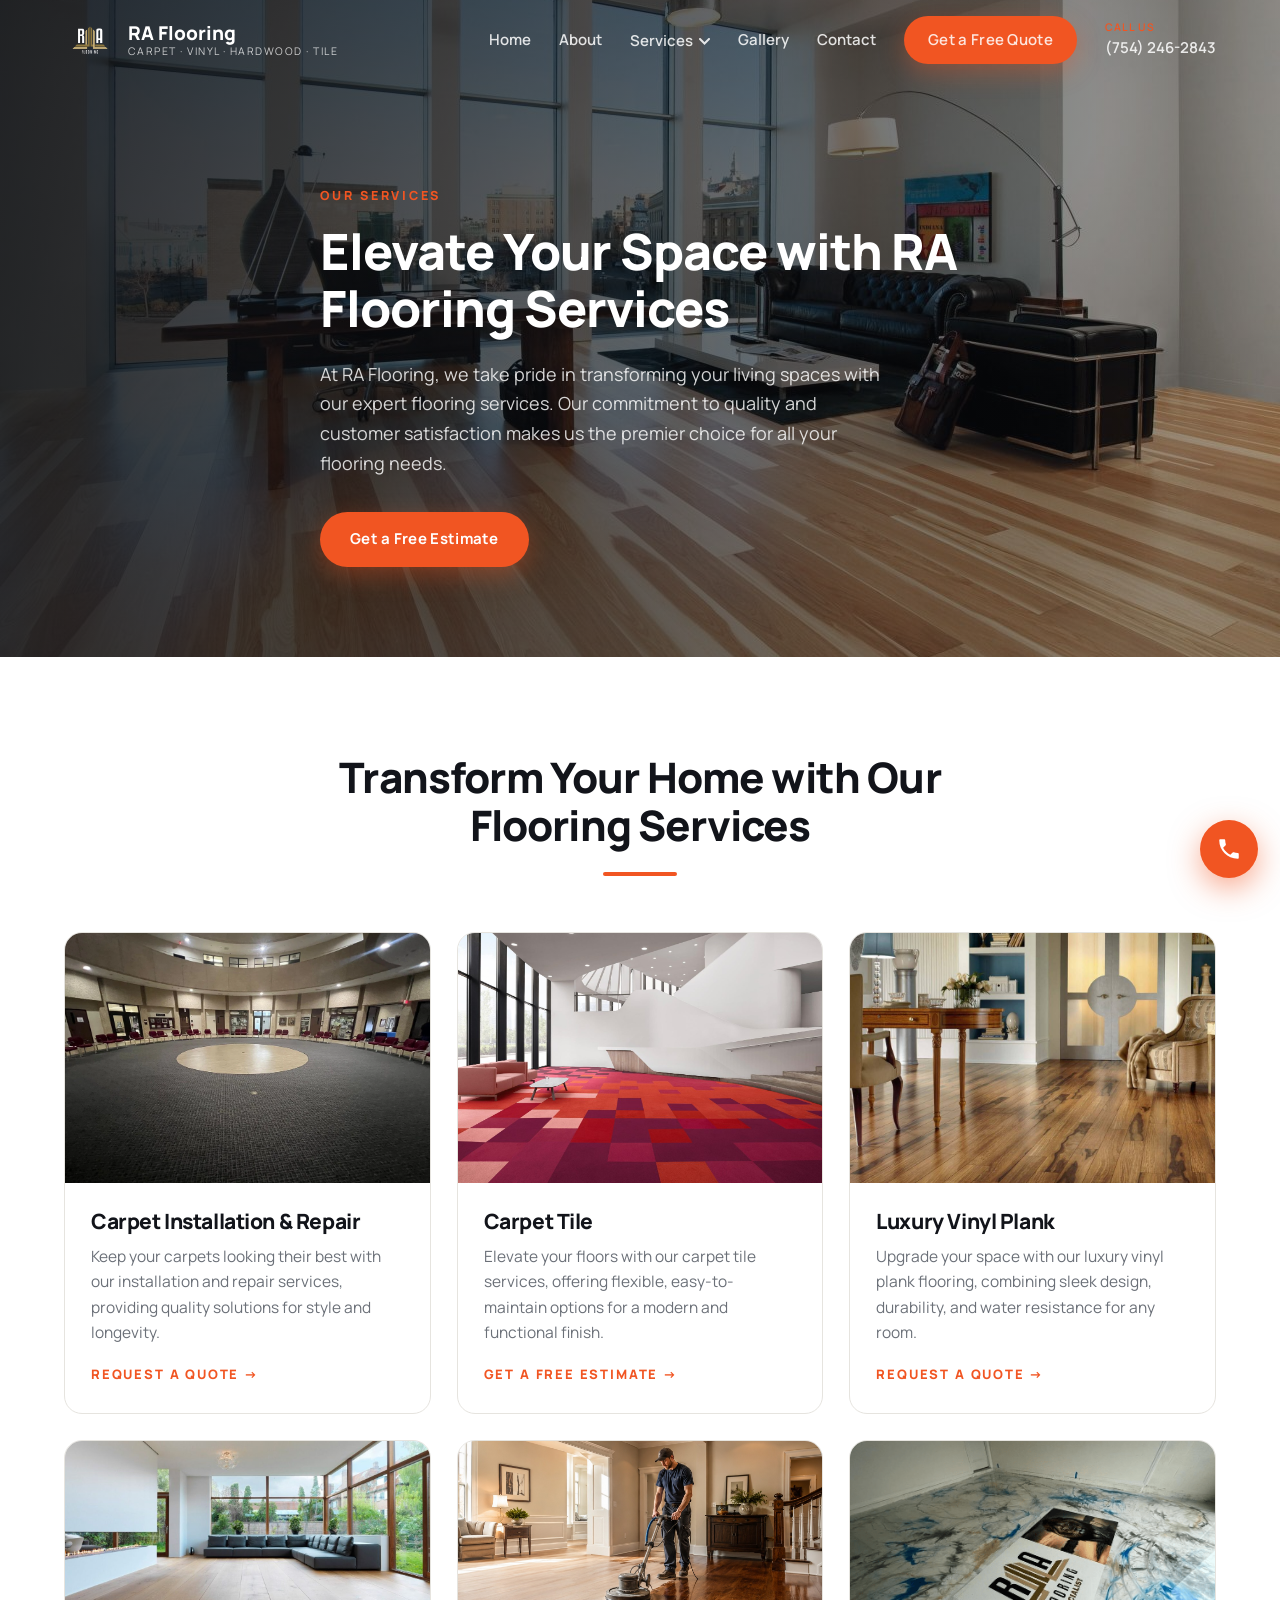
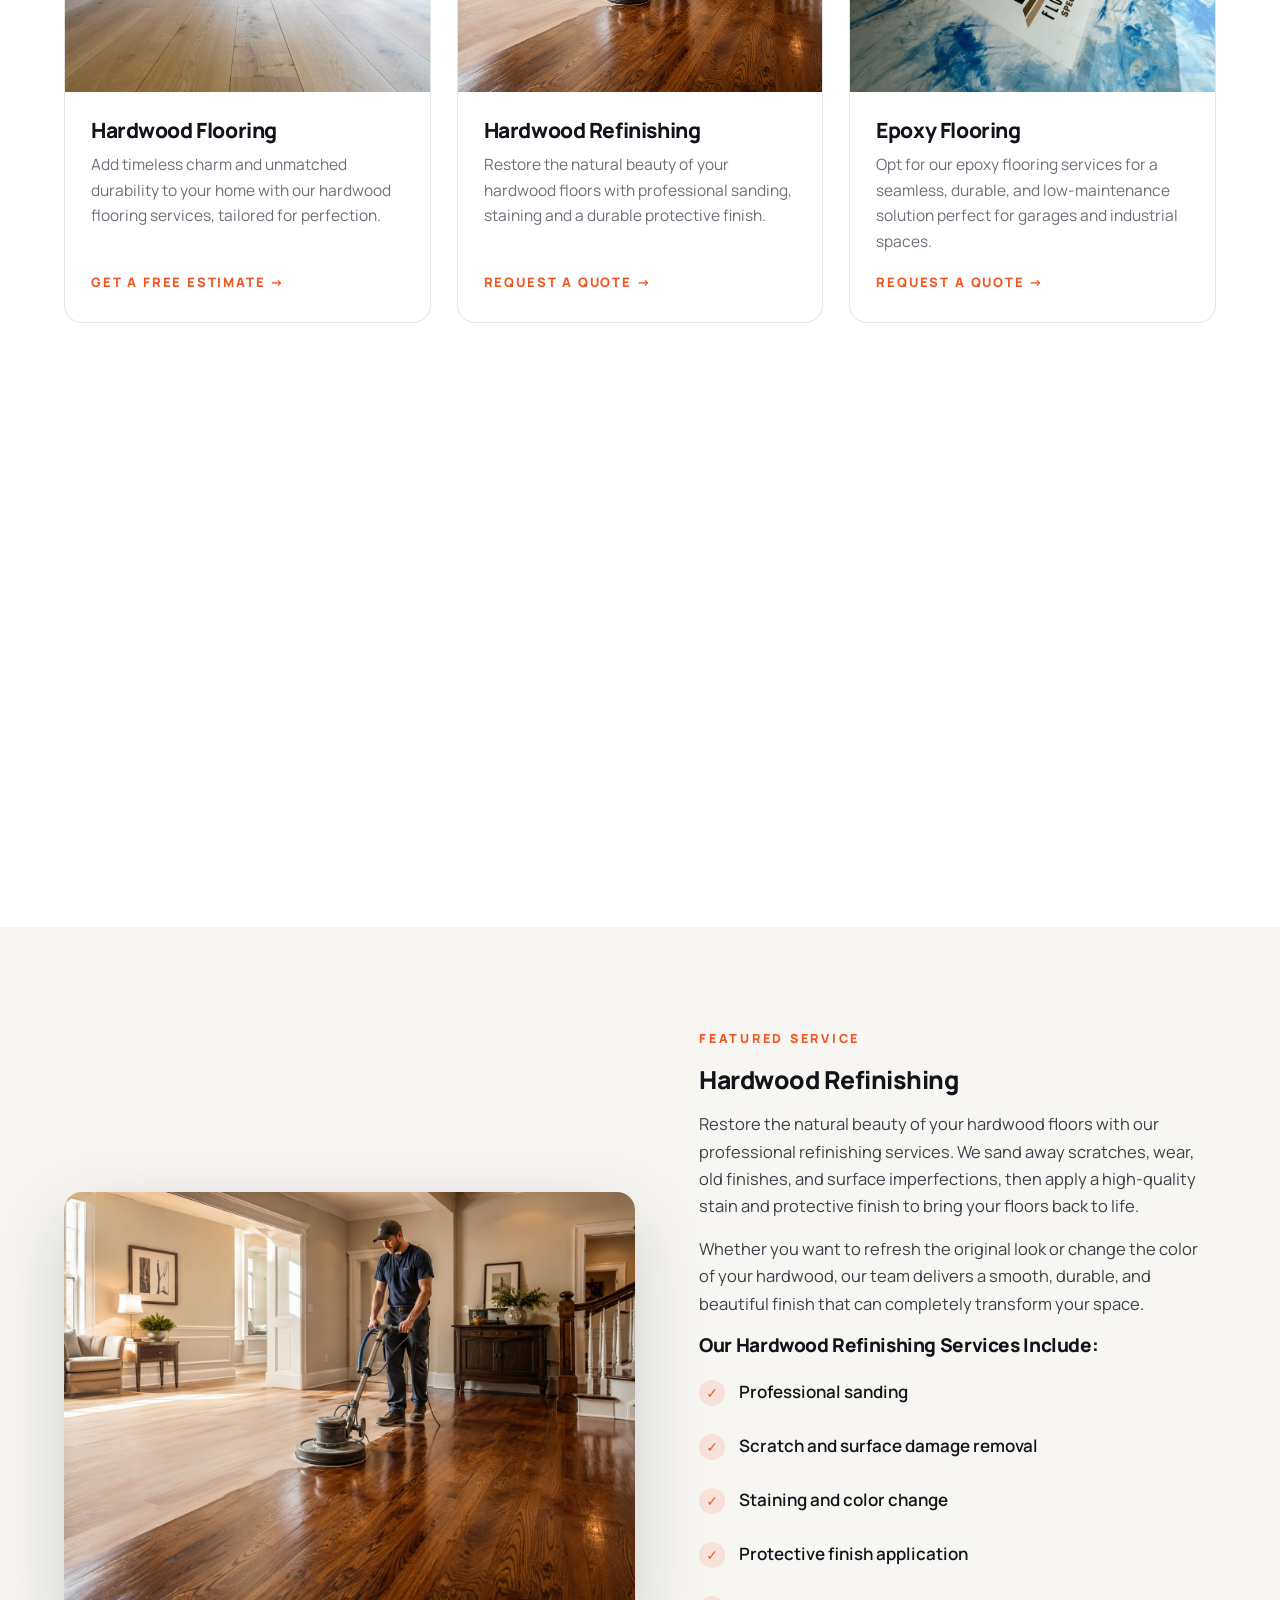
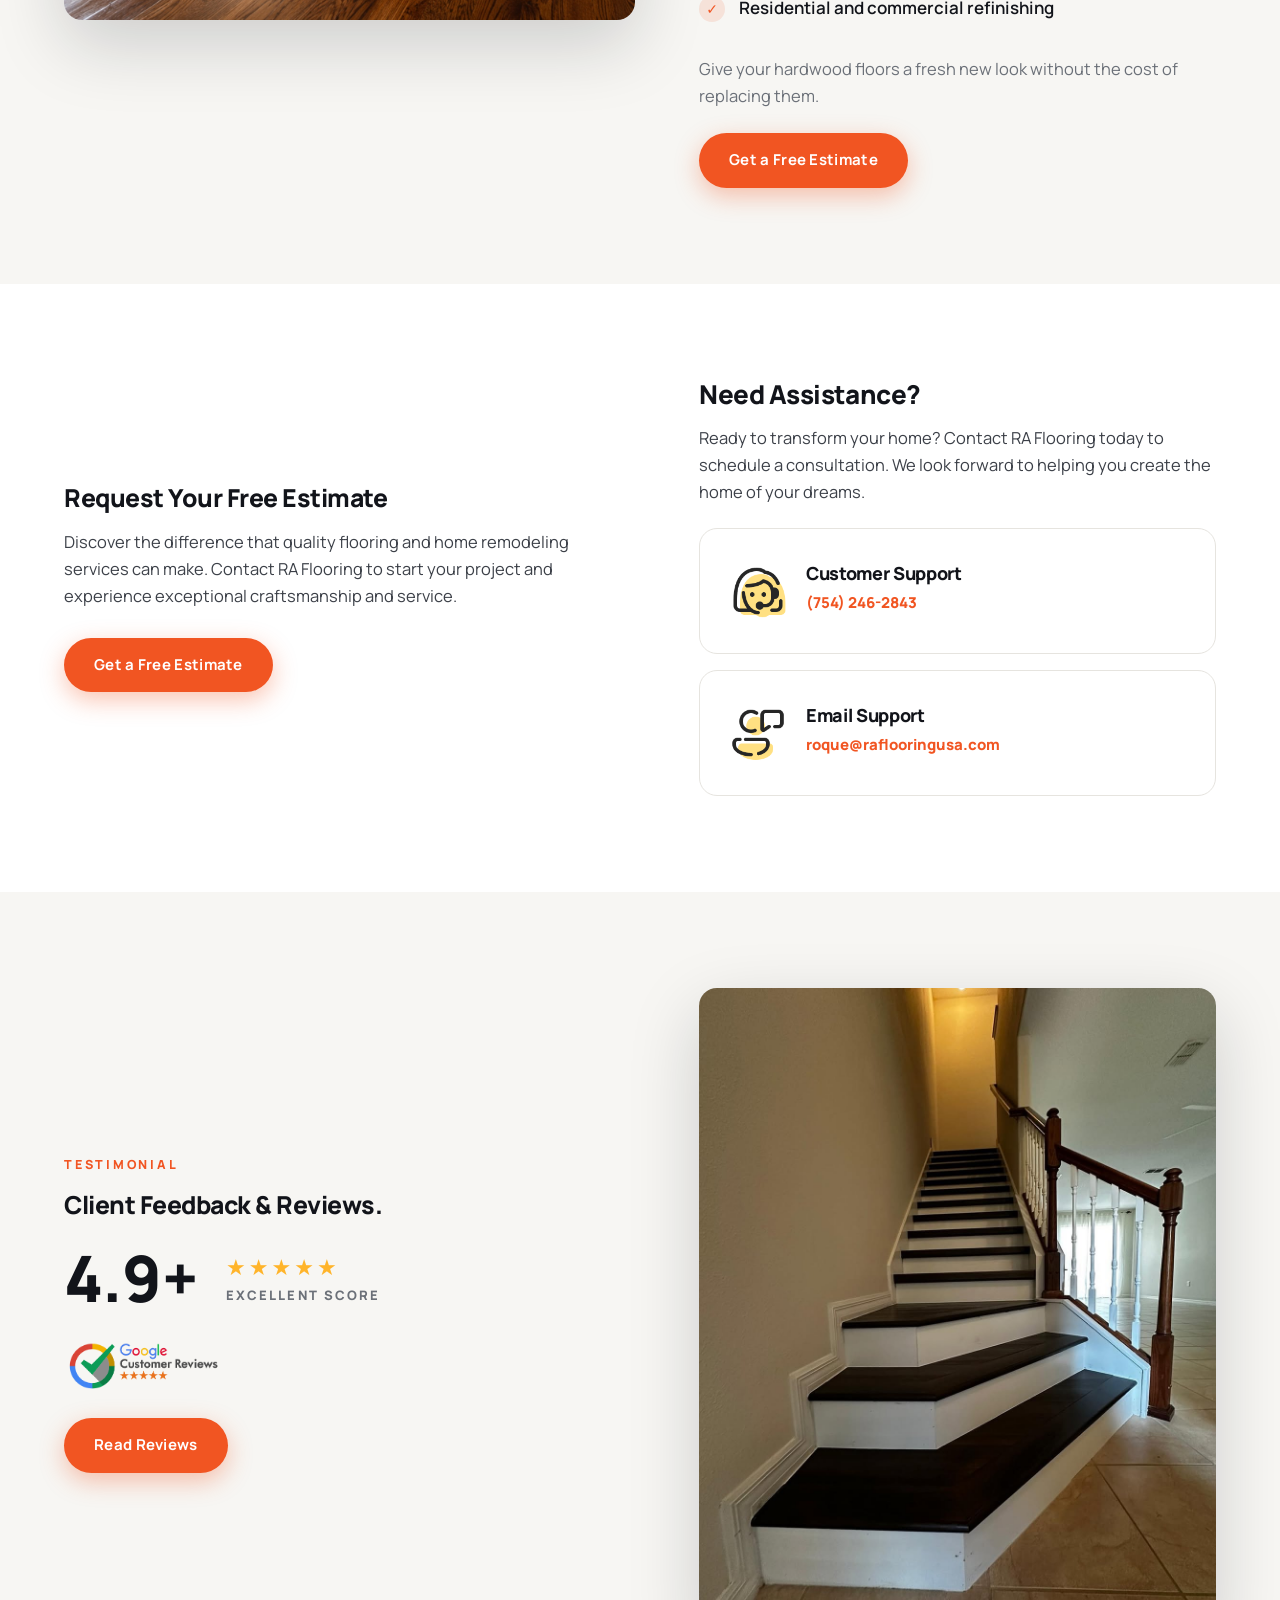
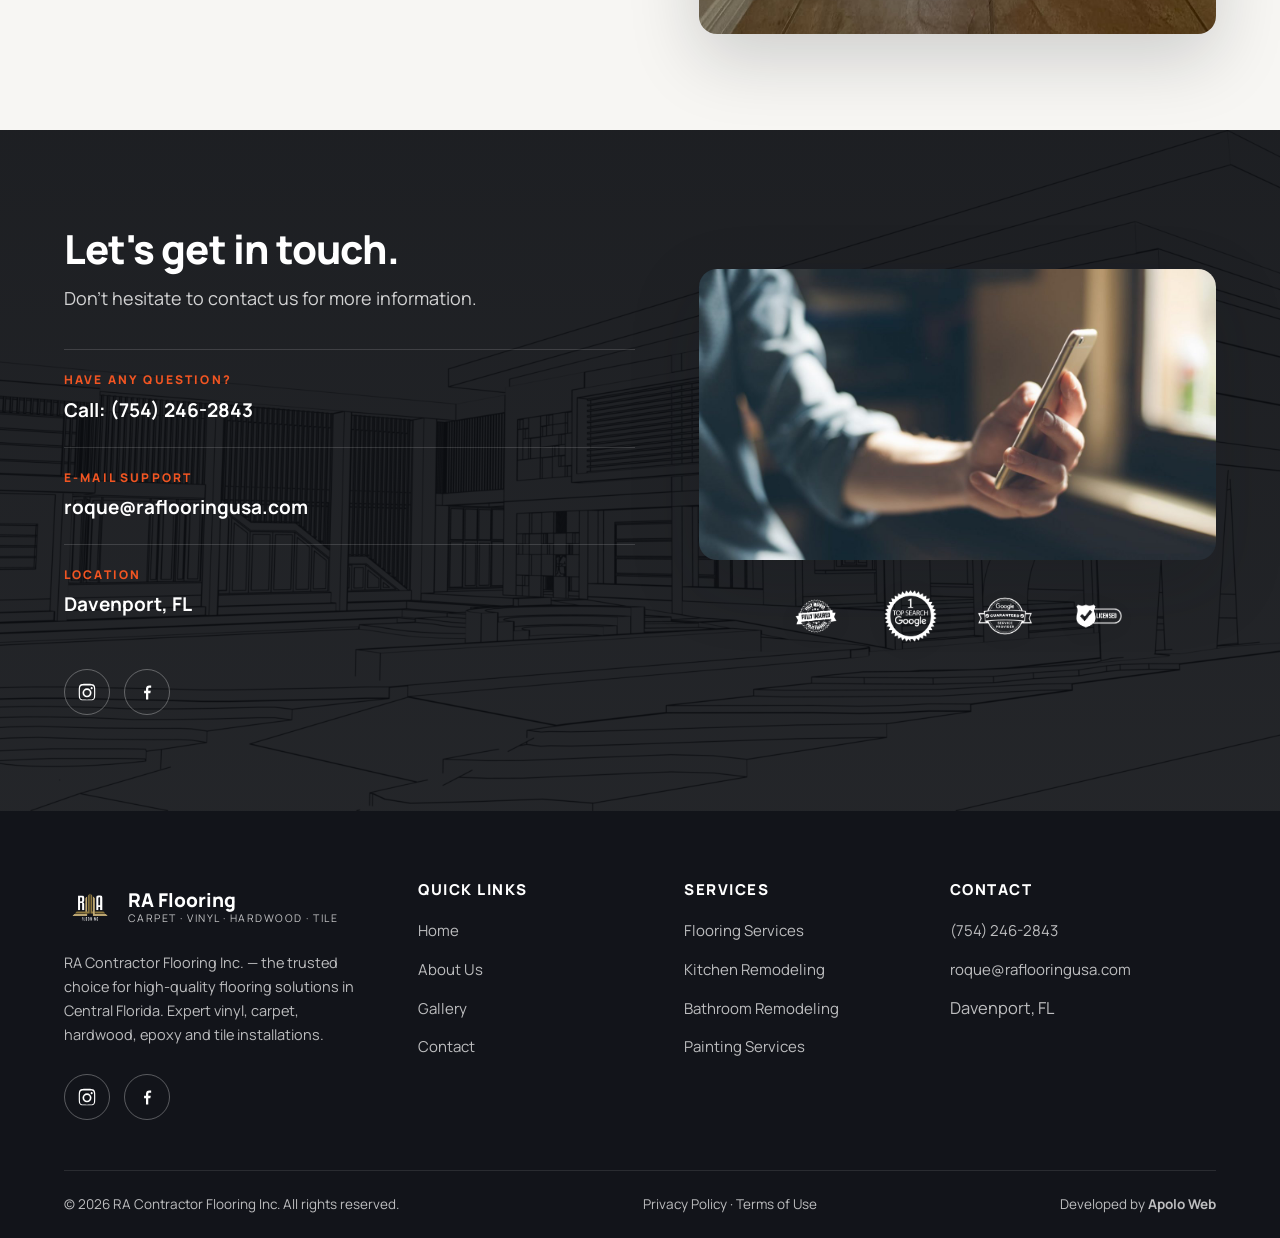
<file: services.html>
<!DOCTYPE html>
<html lang="en">
<head>
<meta charset="UTF-8">
<meta name="viewport" content="width=device-width, initial-scale=1.0">
<meta name="referrer" content="strict-origin-when-cross-origin">
<title>Services – RA Flooring</title>
<meta name="description" content="Carpet, carpet tile, luxury vinyl plank, hardwood, epoxy, tile, drywall and painting — explore RA Flooring's full range of services.">
<link rel="icon" type="image/png" href="assets/img/favicon.png">
<link rel="preconnect" href="https://fonts.googleapis.com">
<link rel="preconnect" href="https://fonts.gstatic.com" crossorigin>
<link href="https://fonts.googleapis.com/css2?family=Manrope:wght@300;400;600;700;800&display=swap" rel="stylesheet">
<link rel="stylesheet" href="assets/css/style.css">
<script>
  (function (w, d, s, u) {
    if (w.oaiq) return;
    var q = function () { q.q.push(arguments); };
    q.q = []; w.oaiq = q;
    var js = d.createElement(s); js.async = true; js.src = u;
    var f = d.getElementsByTagName(s)[0]; f.parentNode.insertBefore(js, f);
  })(window, document, "script", "https://bzrcdn.openai.com/sdk/oaiq.min.js");
  oaiq("init", { pixelId: "AEzR1NKmggbzbYkmer3tov" });
</script>
</head>
<body>
<header class="site-header" id="siteHeader">
  <div class="container nav-wrap">
    <a href="index.html" class="brand">
      <img src="assets/img/logo-white.png" alt="RA Flooring logo">
      <span class="brand-text"><strong>RA Flooring</strong><small>Carpet · Vinyl · Hardwood · Tile</small></span>
    </a>
    <nav class="nav" id="mainNav">
      <a href="index.html">Home</a>
      <a href="about.html">About</a>
      <div class="nav-drop">
        <a href="services.html" class="drop-toggle">Services <svg width="11" height="7" viewBox="0 0 11 7" fill="none"><path d="M1 1l4.5 4.5L10 1" stroke="currentColor" stroke-width="2" stroke-linecap="round"/></svg></a>
        <div class="drop-menu">
          <a href="services.html">Flooring Services</a>
          <a href="kitchen-remodeling.html">Kitchen Remodeling</a>
          <a href="bathroom-remodeling.html">Bathroom Remodeling</a>
          <a href="painting-services.html">Painting Services</a>
        </div>
      </div>
      <a href="gallery.html">Gallery</a>
      <a href="contact.html">Contact</a>
      <a class="btn btn-primary nav-cta" href="contact.html">Get a Free Quote</a>
      <a class="nav-phone" href="tel:+17542462843"><span>Call us</span>(754) 246-2843</a>
    </nav>
    <button class="nav-toggle" id="navToggle" aria-label="Open menu"><span></span><span></span><span></span></button>
  </div>
</header>

<section class="hero hero-page" style="background-image:url('assets/img/hero-services.jpg')">
  <div class="container">
    <div class="hero-inner">
      <span class="eyebrow">Our Services</span>
      <h1>Elevate Your Space with RA Flooring Services</h1>
      <p>At RA Flooring, we take pride in transforming your living spaces with our expert flooring services. Our commitment to quality and customer satisfaction makes us the premier choice for all your flooring needs.</p>
      <div class="hero-actions"><a href="contact.html" class="btn btn-primary">Get a Free Estimate</a></div>
    </div>
  </div>
</section>

<section>
  <div class="container">
    <div class="sec-head center reveal">
      <h2>Transform Your Home with Our Flooring Services</h2>
      <div class="divider"></div>
    </div>
    <div class="svc-grid">
      <article class="svc-card reveal">
  <div class="thumb"><img src="assets/img/svc2-carpet-install.webp" alt="Carpet Installation & Repair" loading="lazy"></div>
  <div class="body"><h3>Carpet Installation & Repair</h3><p>Keep your carpets looking their best with our installation and repair services, providing quality solutions for style and longevity.</p><a class="link" href="contact.html">Request a Quote →</a></div>
</article>
<article class="svc-card reveal">
  <div class="thumb"><img src="assets/img/svc2-carpet-tile.jpg" alt="Carpet Tile" loading="lazy"></div>
  <div class="body"><h3>Carpet Tile</h3><p>Elevate your floors with our carpet tile services, offering flexible, easy-to-maintain options for a modern and functional finish.</p><a class="link" href="contact.html">Get a Free Estimate →</a></div>
</article>
<article class="svc-card reveal">
  <div class="thumb"><img src="assets/img/reviews-home.jpg" alt="Luxury Vinyl Plank" loading="lazy"></div>
  <div class="body"><h3>Luxury Vinyl Plank</h3><p>Upgrade your space with our luxury vinyl plank flooring, combining sleek design, durability, and water resistance for any room.</p><a class="link" href="contact.html">Request a Quote →</a></div>
</article>
<article class="svc-card reveal">
  <div class="thumb"><img src="assets/img/svc2-hardwood.jpg" alt="Hardwood Flooring" loading="lazy"></div>
  <div class="body"><h3>Hardwood Flooring</h3><p>Add timeless charm and unmatched durability to your home with our hardwood flooring services, tailored for perfection.</p><a class="link" href="contact.html">Get a Free Estimate →</a></div>
</article>
<article class="svc-card reveal">
  <div class="thumb"><img src="assets/img/svc-refinishing.jpeg" alt="Hardwood Refinishing" loading="lazy"></div>
  <div class="body"><h3>Hardwood Refinishing</h3><p>Restore the natural beauty of your hardwood floors with professional sanding, staining and a durable protective finish.</p><a class="link" href="contact.html">Request a Quote →</a></div>
</article>
<article class="svc-card reveal">
  <div class="thumb"><img src="assets/img/svc-epoxy.png" alt="Epoxy Flooring" loading="lazy"></div>
  <div class="body"><h3>Epoxy Flooring</h3><p>Opt for our epoxy flooring services for a seamless, durable, and low-maintenance solution perfect for garages and industrial spaces.</p><a class="link" href="contact.html">Request a Quote →</a></div>
</article>
<article class="svc-card reveal">
  <div class="thumb"><img src="assets/img/svc-tile.jpg" alt="Tile" loading="lazy"></div>
  <div class="body"><h3>Tile</h3><p>Enhance your home's style and functionality with our expert tile services, offering precision and long-lasting quality.</p><a class="link" href="contact.html">Get a Free Estimate →</a></div>
</article>
<article class="svc-card reveal">
  <div class="thumb"><img src="assets/img/svc2-drywall.jpg" alt="Drywall" loading="lazy"></div>
  <div class="body"><h3>Drywall</h3><p>Ensure flawless walls and ceilings with our drywall services, delivering smooth, durable finishes ready for painting or decor.</p><a class="link" href="contact.html">Request a Quote →</a></div>
</article>
<article class="svc-card reveal">
  <div class="thumb"><img src="assets/img/svc2-painting.png" alt="Painting" loading="lazy"></div>
  <div class="body"><h3>Painting</h3><p>Refresh your space with our professional painting services, offering vibrant colors and clean finishes for any interior or exterior.</p><a class="link" href="contact.html">Get a Free Estimate →</a></div>
</article>
    </div>
  </div>
</section>

<section class="band-light">
  <div class="container split">
    <div class="reveal reveal-d1"><div class="photo-frame"><img src="assets/img/svc-refinishing.jpeg" alt="Hardwood floor refinishing in progress" loading="lazy"></div></div>
    <div class="reveal">
      <span class="eyebrow">Featured Service</span>
      <h2>Hardwood Refinishing</h2>
      <p style="margin:16px 0">Restore the natural beauty of your hardwood floors with our professional refinishing services. We sand away scratches, wear, old finishes, and surface imperfections, then apply a high-quality stain and protective finish to bring your floors back to life.</p>
      <p style="margin-bottom:18px">Whether you want to refresh the original look or change the color of your hardwood, our team delivers a smooth, durable, and beautiful finish that can completely transform your space.</p>
      <h3 style="font-size:19px;margin-bottom:8px">Our Hardwood Refinishing Services Include:</h3>
      <ul class="check-list" style="margin-bottom:20px">
        <li><span class="tick">✓</span>Professional sanding</li>
        <li><span class="tick">✓</span>Scratch and surface damage removal</li>
        <li><span class="tick">✓</span>Staining and color change</li>
        <li><span class="tick">✓</span>Protective finish application</li>
        <li><span class="tick">✓</span>Residential and commercial refinishing</li>
      </ul>
      <p style="color:var(--text-soft);margin-bottom:24px">Give your hardwood floors a fresh new look without the cost of replacing them.</p>
      <a href="contact.html" class="btn btn-primary">Get a Free Estimate</a>
    </div>
  </div>
</section>

<section>
  <div class="container split">
    <div class="reveal">
      <h2>Request Your Free Estimate</h2>
      <p style="margin:16px 0 28px">Discover the difference that quality flooring and home remodeling services can make. Contact RA Flooring to start your project and experience exceptional craftsmanship and service.</p>
      <a href="contact.html" class="btn btn-primary">Get a Free Estimate</a>
    </div>
    <div class="reveal reveal-d1">
      <h2 style="font-size:26px">Need Assistance?</h2>
      <p style="margin:14px 0 22px">Ready to transform your home? Contact RA Flooring today to schedule a consultation. We look forward to helping you create the home of your dreams.</p>
      <div class="feat on-card" style="background:#fff"><img src="assets/img/icon-support.png" alt=""><div><h3>Customer Support</h3><p><a href="tel:+17542462843" style="font-weight:800;color:var(--orange)">(754) 246-2843</a></p></div></div>
      <div class="feat on-card" style="background:#fff;margin-top:16px"><img src="assets/img/icon-consult.png" alt=""><div><h3>Email Support</h3><p><a href="mailto:roque@raflooringusa.com" style="font-weight:800;color:var(--orange)">roque@raflooringusa.com</a></p></div></div>
    </div>
  </div>
</section>

<section class="reviews-band">
  <div class="container split">
    <div class="reveal">
      <span class="eyebrow">Testimonial</span>
      <h2>Client Feedback &amp; Reviews.</h2>
      <div class="review-score" style="margin-top:26px">
        <div class="big">4.9+</div>
        <div><div class="stars">★★★★★</div><div class="tag">Excellent Score</div></div>
      </div>
      <img class="google-badge" src="assets/img/google-badge.png" alt="Google Reviews" loading="lazy">
      <div><a href="https://www.google.com/search?q=RA+Contractor+Flooring+Inc+reviews" target="_blank" rel="noopener" class="btn btn-primary">Read Reviews</a></div>
    </div>
    <div class="reveal reveal-d1"><div class="review-shot"><img src="assets/img/reviews-services.jpg" alt="RA Flooring project" loading="lazy"></div></div>
  </div>
</section>
<section class="contact-band" style="background-image:url('assets/img/contact-bg.webp')">
  <div class="container">
    <div class="split">
      <div class="reveal">
        <h2>Let's get in touch.</h2>
        <p class="sub">Don't hesitate to contact us for more information.</p>
        <div class="info-item"><div class="k">Have any question?</div><div class="v"><a href="tel:+17542462843">Call: (754) 246-2843</a></div></div>
        <div class="info-item"><div class="k">E-mail support</div><div class="v"><a href="mailto:roque@raflooringusa.com">roque@raflooringusa.com</a></div></div>
        <div class="info-item"><div class="k">Location</div><div class="v">Davenport, FL</div></div>
        <div class="social-row">
          <a href="https://www.instagram.com/racontractorfloor/" target="_blank" rel="noopener" aria-label="Instagram"><svg viewBox="0 0 24 24"><path d="M12 2.2c3.2 0 3.6 0 4.9.1 1.2.1 1.8.2 2.2.4.6.2 1 .5 1.4.9.4.4.7.8.9 1.4.2.4.4 1 .4 2.2.1 1.3.1 1.7.1 4.9s0 3.6-.1 4.9c-.1 1.2-.2 1.8-.4 2.2-.2.6-.5 1-.9 1.4-.4.4-.8.7-1.4.9-.4.2-1 .4-2.2.4-1.3.1-1.7.1-4.9.1s-3.6 0-4.9-.1c-1.2-.1-1.8-.2-2.2-.4-.6-.2-1-.5-1.4-.9-.4-.4-.7-.8-.9-1.4-.2-.4-.4-1-.4-2.2-.1-1.3-.1-1.7-.1-4.9s0-3.6.1-4.9c.1-1.2.2-1.8.4-2.2.2-.6.5-1 .9-1.4.4-.4.8-.7 1.4-.9.4-.2 1-.4 2.2-.4 1.3-.1 1.7-.1 4.9-.1zm0 2c-3.1 0-3.5 0-4.8.1-1.1.1-1.4.2-1.7.3-.4.2-.7.3-1 .6-.3.3-.5.6-.6 1-.1.3-.3.6-.3 1.7-.1 1.3-.1 1.6-.1 4.8s0 3.5.1 4.8c.1 1.1.2 1.4.3 1.7.2.4.3.7.6 1 .3.3.6.5 1 .6.3.1.6.3 1.7.3 1.3.1 1.6.1 4.8.1s3.5 0 4.8-.1c1.1-.1 1.4-.2 1.7-.3.4-.2.7-.3 1-.6.3-.3.5-.6.6-1 .1-.3.3-.6.3-1.7.1-1.3.1-1.6.1-4.8s0-3.5-.1-4.8c-.1-1.1-.2-1.4-.3-1.7-.2-.4-.3-.7-.6-1-.3-.3-.6-.5-1-.6-.3-.1-.6-.3-1.7-.3-1.3-.1-1.6-.1-4.8-.1zm0 3.4a5.4 5.4 0 110 10.8 5.4 5.4 0 010-10.8zm0 2a3.4 3.4 0 100 6.8 3.4 3.4 0 000-6.8zm5.6-3.5a1.25 1.25 0 110 2.5 1.25 1.25 0 010-2.5z"/></svg></a>
          <a href="https://www.facebook.com/racontractorfloor/" target="_blank" rel="noopener" aria-label="Facebook"><svg viewBox="0 0 24 24"><path d="M13.5 21v-7.5h2.5l.5-3h-3V8.6c0-.9.3-1.6 1.6-1.6H17V4.2c-.3 0-1.2-.1-2.3-.1-2.3 0-3.9 1.4-3.9 4v2.4H8.5v3h2.3V21h2.7z"/></svg></a>
        </div>
      </div>
      <div class="reveal reveal-d1">
        <div class="contact-photo"><img src="assets/img/cellphone.jpg" alt="Contact RA Flooring" loading="lazy"></div>
        <div class="badges-row on-dark">
          <img src="assets/img/badge-insured-w.png" alt="Fully Insured" loading="lazy">
          <img src="assets/img/badge-top-search-w.png" alt="Google Top Search" loading="lazy">
          <img src="assets/img/badge-guaranteed-w.png" alt="Google Guaranteed" loading="lazy">
          <img src="assets/img/badge-licensed-w.png" alt="Licensed" loading="lazy">
        </div>
      </div>
    </div>
  </div>
</section>
<footer class="site-footer">
  <div class="container">
    <div class="footer-grid">
      <div>
        <a href="index.html" class="brand">
          <img src="assets/img/logo-white.png" alt="RA Flooring logo">
          <span class="brand-text"><strong>RA Flooring</strong><small>Carpet · Vinyl · Hardwood · Tile</small></span>
        </a>
        <p>RA Contractor Flooring Inc. — the trusted choice for high-quality flooring solutions in Central Florida. Expert vinyl, carpet, hardwood, epoxy and tile installations.</p>
        <div class="social-row">
          <a href="https://www.instagram.com/racontractorfloor/" target="_blank" rel="noopener" aria-label="Instagram"><svg viewBox="0 0 24 24"><path d="M12 2.2c3.2 0 3.6 0 4.9.1 1.2.1 1.8.2 2.2.4.6.2 1 .5 1.4.9.4.4.7.8.9 1.4.2.4.4 1 .4 2.2.1 1.3.1 1.7.1 4.9s0 3.6-.1 4.9c-.1 1.2-.2 1.8-.4 2.2-.2.6-.5 1-.9 1.4-.4.4-.8.7-1.4.9-.4.2-1 .4-2.2.4-1.3.1-1.7.1-4.9.1s-3.6 0-4.9-.1c-1.2-.1-1.8-.2-2.2-.4-.6-.2-1-.5-1.4-.9-.4-.4-.7-.8-.9-1.4-.2-.4-.4-1-.4-2.2-.1-1.3-.1-1.7-.1-4.9s0-3.6.1-4.9c.1-1.2.2-1.8.4-2.2.2-.6.5-1 .9-1.4.4-.4.8-.7 1.4-.9.4-.2 1-.4 2.2-.4 1.3-.1 1.7-.1 4.9-.1zm0 2c-3.1 0-3.5 0-4.8.1-1.1.1-1.4.2-1.7.3-.4.2-.7.3-1 .6-.3.3-.5.6-.6 1-.1.3-.3.6-.3 1.7-.1 1.3-.1 1.6-.1 4.8s0 3.5.1 4.8c.1 1.1.2 1.4.3 1.7.2.4.3.7.6 1 .3.3.6.5 1 .6.3.1.6.3 1.7.3 1.3.1 1.6.1 4.8.1s3.5 0 4.8-.1c1.1-.1 1.4-.2 1.7-.3.4-.2.7-.3 1-.6.3-.3.5-.6.6-1 .1-.3.3-.6.3-1.7.1-1.3.1-1.6.1-4.8s0-3.5-.1-4.8c-.1-1.1-.2-1.4-.3-1.7-.2-.4-.3-.7-.6-1-.3-.3-.6-.5-1-.6-.3-.1-.6-.3-1.7-.3-1.3-.1-1.6-.1-4.8-.1zm0 3.4a5.4 5.4 0 110 10.8 5.4 5.4 0 010-10.8zm0 2a3.4 3.4 0 100 6.8 3.4 3.4 0 000-6.8zm5.6-3.5a1.25 1.25 0 110 2.5 1.25 1.25 0 010-2.5z"/></svg></a>
          <a href="https://www.facebook.com/racontractorfloor/" target="_blank" rel="noopener" aria-label="Facebook"><svg viewBox="0 0 24 24"><path d="M13.5 21v-7.5h2.5l.5-3h-3V8.6c0-.9.3-1.6 1.6-1.6H17V4.2c-.3 0-1.2-.1-2.3-.1-2.3 0-3.9 1.4-3.9 4v2.4H8.5v3h2.3V21h2.7z"/></svg></a>
        </div>
      </div>
      <div>
        <h4>Quick Links</h4>
        <ul>
          <li><a href="index.html">Home</a></li>
          <li><a href="about.html">About Us</a></li>
          <li><a href="gallery.html">Gallery</a></li>
          <li><a href="contact.html">Contact</a></li>
        </ul>
      </div>
      <div>
        <h4>Services</h4>
        <ul>
          <li><a href="services.html">Flooring Services</a></li>
          <li><a href="kitchen-remodeling.html">Kitchen Remodeling</a></li>
          <li><a href="bathroom-remodeling.html">Bathroom Remodeling</a></li>
          <li><a href="painting-services.html">Painting Services</a></li>
        </ul>
      </div>
      <div>
        <h4>Contact</h4>
        <ul>
          <li><a href="tel:+17542462843">(754) 246-2843</a></li>
          <li><a href="mailto:roque@raflooringusa.com">roque@raflooringusa.com</a></li>
          <li>Davenport, FL</li>
        </ul>
      </div>
    </div>
    <div class="footer-bottom">
      <span>© <span id="year"></span> RA Contractor Flooring Inc. All rights reserved.</span>
      <span><a href="privacy-policy.html">Privacy Policy</a> · <a href="terms-of-use.html">Terms of Use</a></span>
      <span>Developed by <a href="https://apoloweb.net.br/" target="_blank" rel="noopener"><strong>Apolo Web</strong></a></span>
    </div>
  </div>
</footer>
<a href="tel:+17542462843" class="float-call" aria-label="Call RA Flooring"><svg viewBox="0 0 24 24"><path d="M6.6 10.8c1.4 2.8 3.8 5.1 6.6 6.6l2.2-2.2c.3-.3.7-.4 1-.2 1.1.4 2.3.6 3.6.6.6 0 1 .4 1 1V20c0 .6-.4 1-1 1C10.6 21 3 13.4 3 4c0-.6.4-1 1-1h3.5c.6 0 1 .4 1 1 0 1.2.2 2.4.6 3.6.1.3 0 .7-.2 1l-2.3 2.2z"/></svg></a>
<script src="assets/js/main.js"></script>
</body>
</html>
</file>
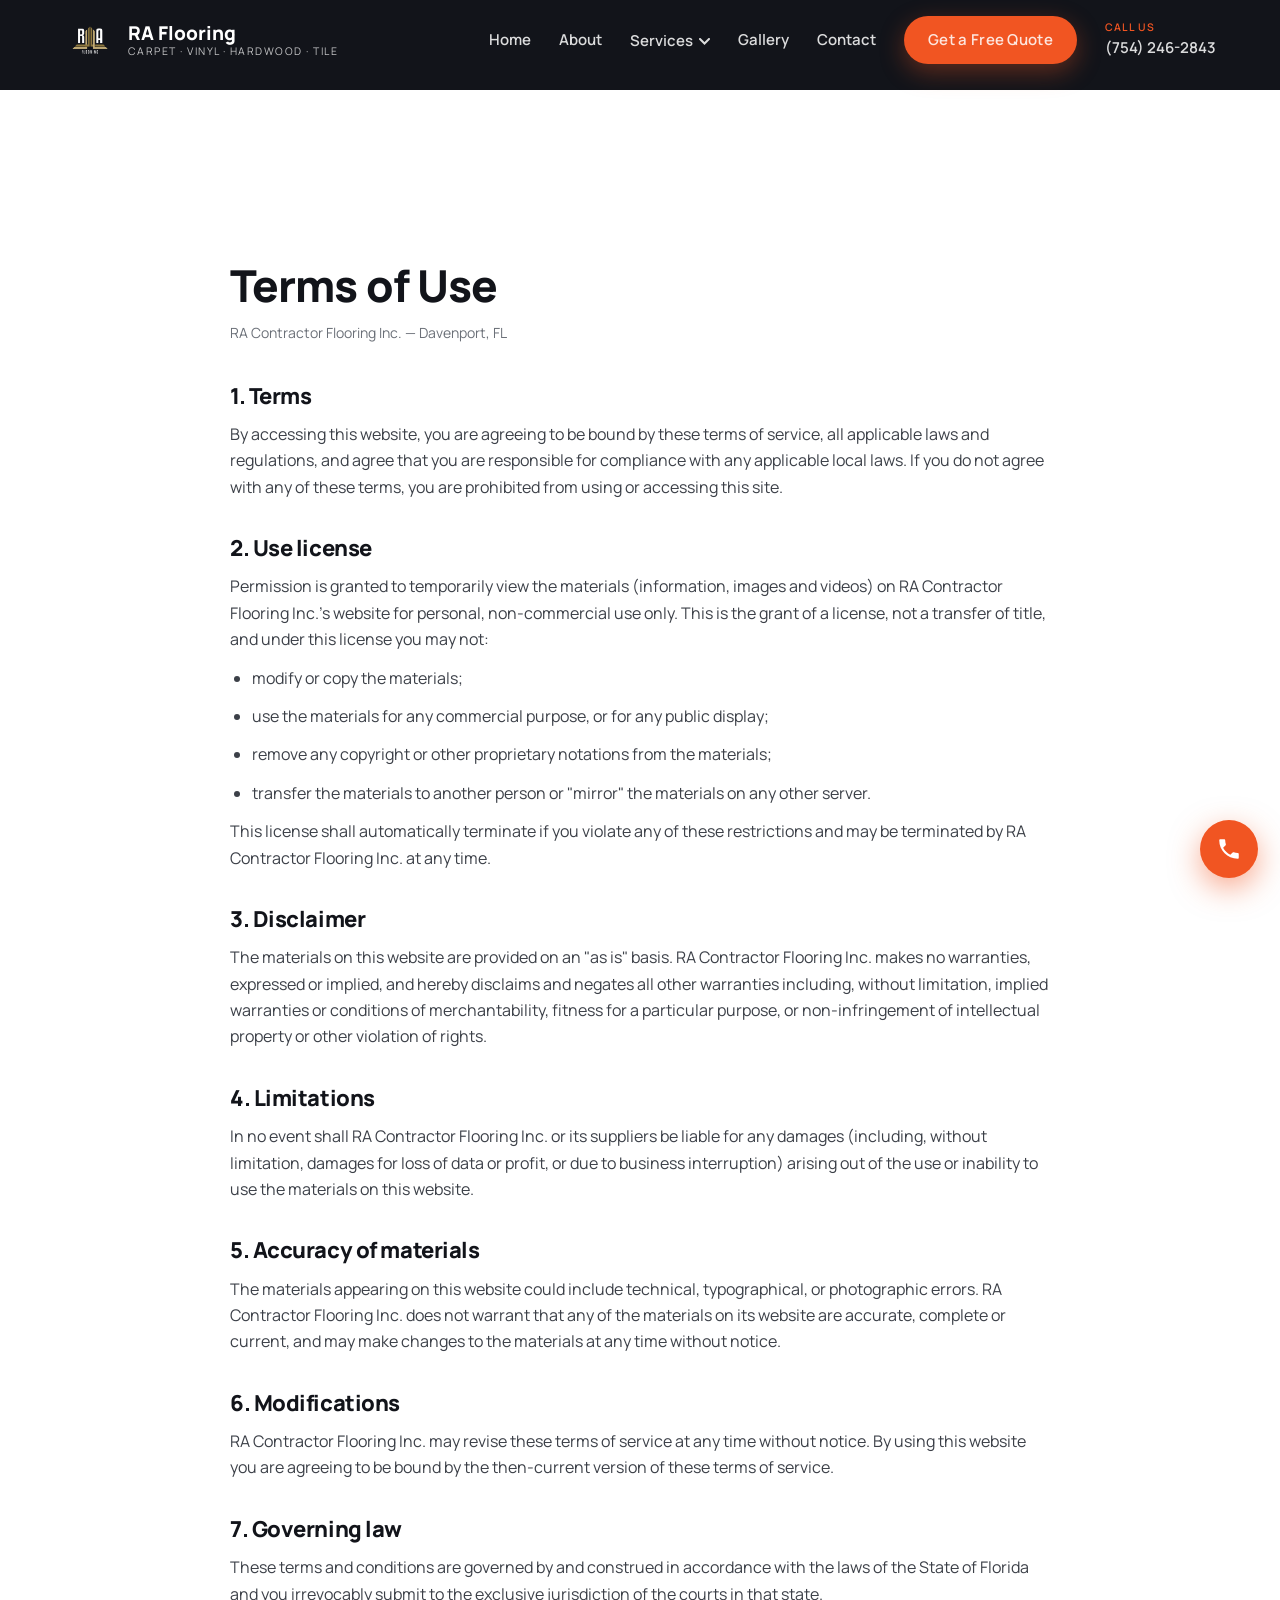
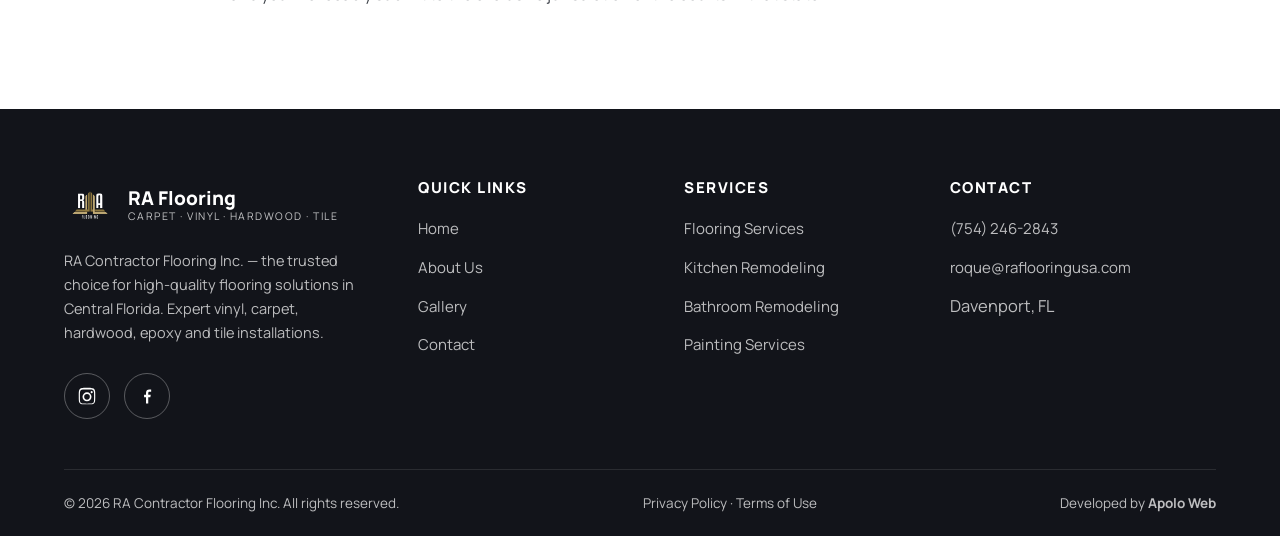
<file: terms-of-use.html>
<!DOCTYPE html>
<html lang="en">
<head>
<meta charset="UTF-8">
<meta name="viewport" content="width=device-width, initial-scale=1.0">
<meta name="referrer" content="strict-origin-when-cross-origin">
<title>Terms of Use – RA Flooring</title>
<meta name="description" content="Terms of Use for the RA Contractor Flooring Inc. website.">
<link rel="icon" type="image/png" href="assets/img/favicon.png">
<link rel="preconnect" href="https://fonts.googleapis.com">
<link rel="preconnect" href="https://fonts.gstatic.com" crossorigin>
<link href="https://fonts.googleapis.com/css2?family=Manrope:wght@300;400;600;700;800&display=swap" rel="stylesheet">
<link rel="stylesheet" href="assets/css/style.css">
<script>
  (function (w, d, s, u) {
    if (w.oaiq) return;
    var q = function () { q.q.push(arguments); };
    q.q = []; w.oaiq = q;
    var js = d.createElement(s); js.async = true; js.src = u;
    var f = d.getElementsByTagName(s)[0]; f.parentNode.insertBefore(js, f);
  })(window, document, "script", "https://bzrcdn.openai.com/sdk/oaiq.min.js");
  oaiq("init", { pixelId: "AEzR1NKmggbzbYkmer3tov" });
</script>
</head>
<body>
<header class="site-header" id="siteHeader">
  <div class="container nav-wrap">
    <a href="index.html" class="brand">
      <img src="assets/img/logo-white.png" alt="RA Flooring logo">
      <span class="brand-text"><strong>RA Flooring</strong><small>Carpet · Vinyl · Hardwood · Tile</small></span>
    </a>
    <nav class="nav" id="mainNav">
      <a href="index.html">Home</a>
      <a href="about.html">About</a>
      <div class="nav-drop">
        <a href="services.html" class="drop-toggle">Services <svg width="11" height="7" viewBox="0 0 11 7" fill="none"><path d="M1 1l4.5 4.5L10 1" stroke="currentColor" stroke-width="2" stroke-linecap="round"/></svg></a>
        <div class="drop-menu">
          <a href="services.html">Flooring Services</a>
          <a href="kitchen-remodeling.html">Kitchen Remodeling</a>
          <a href="bathroom-remodeling.html">Bathroom Remodeling</a>
          <a href="painting-services.html">Painting Services</a>
        </div>
      </div>
      <a href="gallery.html">Gallery</a>
      <a href="contact.html">Contact</a>
      <a class="btn btn-primary nav-cta" href="contact.html">Get a Free Quote</a>
      <a class="nav-phone" href="tel:+17542462843"><span>Call us</span>(754) 246-2843</a>
    </nav>
    <button class="nav-toggle" id="navToggle" aria-label="Open menu"><span></span><span></span><span></span></button>
  </div>
</header>

<div style="background:var(--dark);height:90px"></div>
<div class="container">
  <div class="legal">
    <h1>Terms of Use</h1>
    <p class="updated">RA Contractor Flooring Inc. — Davenport, FL</p>
    
<h2>1. Terms</h2>
<p>By accessing this website, you are agreeing to be bound by these terms of service, all applicable laws and regulations, and agree that you are responsible for compliance with any applicable local laws. If you do not agree with any of these terms, you are prohibited from using or accessing this site.</p>
<h2>2. Use license</h2>
<p>Permission is granted to temporarily view the materials (information, images and videos) on RA Contractor Flooring Inc.'s website for personal, non-commercial use only. This is the grant of a license, not a transfer of title, and under this license you may not:</p>
<ul>
<li>modify or copy the materials;</li>
<li>use the materials for any commercial purpose, or for any public display;</li>
<li>remove any copyright or other proprietary notations from the materials;</li>
<li>transfer the materials to another person or "mirror" the materials on any other server.</li>
</ul>
<p>This license shall automatically terminate if you violate any of these restrictions and may be terminated by RA Contractor Flooring Inc. at any time.</p>
<h2>3. Disclaimer</h2>
<p>The materials on this website are provided on an "as is" basis. RA Contractor Flooring Inc. makes no warranties, expressed or implied, and hereby disclaims and negates all other warranties including, without limitation, implied warranties or conditions of merchantability, fitness for a particular purpose, or non-infringement of intellectual property or other violation of rights.</p>
<h2>4. Limitations</h2>
<p>In no event shall RA Contractor Flooring Inc. or its suppliers be liable for any damages (including, without limitation, damages for loss of data or profit, or due to business interruption) arising out of the use or inability to use the materials on this website.</p>
<h2>5. Accuracy of materials</h2>
<p>The materials appearing on this website could include technical, typographical, or photographic errors. RA Contractor Flooring Inc. does not warrant that any of the materials on its website are accurate, complete or current, and may make changes to the materials at any time without notice.</p>
<h2>6. Modifications</h2>
<p>RA Contractor Flooring Inc. may revise these terms of service at any time without notice. By using this website you are agreeing to be bound by the then-current version of these terms of service.</p>
<h2>7. Governing law</h2>
<p>These terms and conditions are governed by and construed in accordance with the laws of the State of Florida and you irrevocably submit to the exclusive jurisdiction of the courts in that state.</p>

  </div>
</div>
<footer class="site-footer">
  <div class="container">
    <div class="footer-grid">
      <div>
        <a href="index.html" class="brand">
          <img src="assets/img/logo-white.png" alt="RA Flooring logo">
          <span class="brand-text"><strong>RA Flooring</strong><small>Carpet · Vinyl · Hardwood · Tile</small></span>
        </a>
        <p>RA Contractor Flooring Inc. — the trusted choice for high-quality flooring solutions in Central Florida. Expert vinyl, carpet, hardwood, epoxy and tile installations.</p>
        <div class="social-row">
          <a href="https://www.instagram.com/racontractorfloor/" target="_blank" rel="noopener" aria-label="Instagram"><svg viewBox="0 0 24 24"><path d="M12 2.2c3.2 0 3.6 0 4.9.1 1.2.1 1.8.2 2.2.4.6.2 1 .5 1.4.9.4.4.7.8.9 1.4.2.4.4 1 .4 2.2.1 1.3.1 1.7.1 4.9s0 3.6-.1 4.9c-.1 1.2-.2 1.8-.4 2.2-.2.6-.5 1-.9 1.4-.4.4-.8.7-1.4.9-.4.2-1 .4-2.2.4-1.3.1-1.7.1-4.9.1s-3.6 0-4.9-.1c-1.2-.1-1.8-.2-2.2-.4-.6-.2-1-.5-1.4-.9-.4-.4-.7-.8-.9-1.4-.2-.4-.4-1-.4-2.2-.1-1.3-.1-1.7-.1-4.9s0-3.6.1-4.9c.1-1.2.2-1.8.4-2.2.2-.6.5-1 .9-1.4.4-.4.8-.7 1.4-.9.4-.2 1-.4 2.2-.4 1.3-.1 1.7-.1 4.9-.1zm0 2c-3.1 0-3.5 0-4.8.1-1.1.1-1.4.2-1.7.3-.4.2-.7.3-1 .6-.3.3-.5.6-.6 1-.1.3-.3.6-.3 1.7-.1 1.3-.1 1.6-.1 4.8s0 3.5.1 4.8c.1 1.1.2 1.4.3 1.7.2.4.3.7.6 1 .3.3.6.5 1 .6.3.1.6.3 1.7.3 1.3.1 1.6.1 4.8.1s3.5 0 4.8-.1c1.1-.1 1.4-.2 1.7-.3.4-.2.7-.3 1-.6.3-.3.5-.6.6-1 .1-.3.3-.6.3-1.7.1-1.3.1-1.6.1-4.8s0-3.5-.1-4.8c-.1-1.1-.2-1.4-.3-1.7-.2-.4-.3-.7-.6-1-.3-.3-.6-.5-1-.6-.3-.1-.6-.3-1.7-.3-1.3-.1-1.6-.1-4.8-.1zm0 3.4a5.4 5.4 0 110 10.8 5.4 5.4 0 010-10.8zm0 2a3.4 3.4 0 100 6.8 3.4 3.4 0 000-6.8zm5.6-3.5a1.25 1.25 0 110 2.5 1.25 1.25 0 010-2.5z"/></svg></a>
          <a href="https://www.facebook.com/racontractorfloor/" target="_blank" rel="noopener" aria-label="Facebook"><svg viewBox="0 0 24 24"><path d="M13.5 21v-7.5h2.5l.5-3h-3V8.6c0-.9.3-1.6 1.6-1.6H17V4.2c-.3 0-1.2-.1-2.3-.1-2.3 0-3.9 1.4-3.9 4v2.4H8.5v3h2.3V21h2.7z"/></svg></a>
        </div>
      </div>
      <div>
        <h4>Quick Links</h4>
        <ul>
          <li><a href="index.html">Home</a></li>
          <li><a href="about.html">About Us</a></li>
          <li><a href="gallery.html">Gallery</a></li>
          <li><a href="contact.html">Contact</a></li>
        </ul>
      </div>
      <div>
        <h4>Services</h4>
        <ul>
          <li><a href="services.html">Flooring Services</a></li>
          <li><a href="kitchen-remodeling.html">Kitchen Remodeling</a></li>
          <li><a href="bathroom-remodeling.html">Bathroom Remodeling</a></li>
          <li><a href="painting-services.html">Painting Services</a></li>
        </ul>
      </div>
      <div>
        <h4>Contact</h4>
        <ul>
          <li><a href="tel:+17542462843">(754) 246-2843</a></li>
          <li><a href="mailto:roque@raflooringusa.com">roque@raflooringusa.com</a></li>
          <li>Davenport, FL</li>
        </ul>
      </div>
    </div>
    <div class="footer-bottom">
      <span>© <span id="year"></span> RA Contractor Flooring Inc. All rights reserved.</span>
      <span><a href="privacy-policy.html">Privacy Policy</a> · <a href="terms-of-use.html">Terms of Use</a></span>
      <span>Developed by <a href="https://apoloweb.net.br/" target="_blank" rel="noopener"><strong>Apolo Web</strong></a></span>
    </div>
  </div>
</footer>
<a href="tel:+17542462843" class="float-call" aria-label="Call RA Flooring"><svg viewBox="0 0 24 24"><path d="M6.6 10.8c1.4 2.8 3.8 5.1 6.6 6.6l2.2-2.2c.3-.3.7-.4 1-.2 1.1.4 2.3.6 3.6.6.6 0 1 .4 1 1V20c0 .6-.4 1-1 1C10.6 21 3 13.4 3 4c0-.6.4-1 1-1h3.5c.6 0 1 .4 1 1 0 1.2.2 2.4.6 3.6.1.3 0 .7-.2 1l-2.3 2.2z"/></svg></a>
<script src="assets/js/main.js"></script>
</body>
</html>
</file>
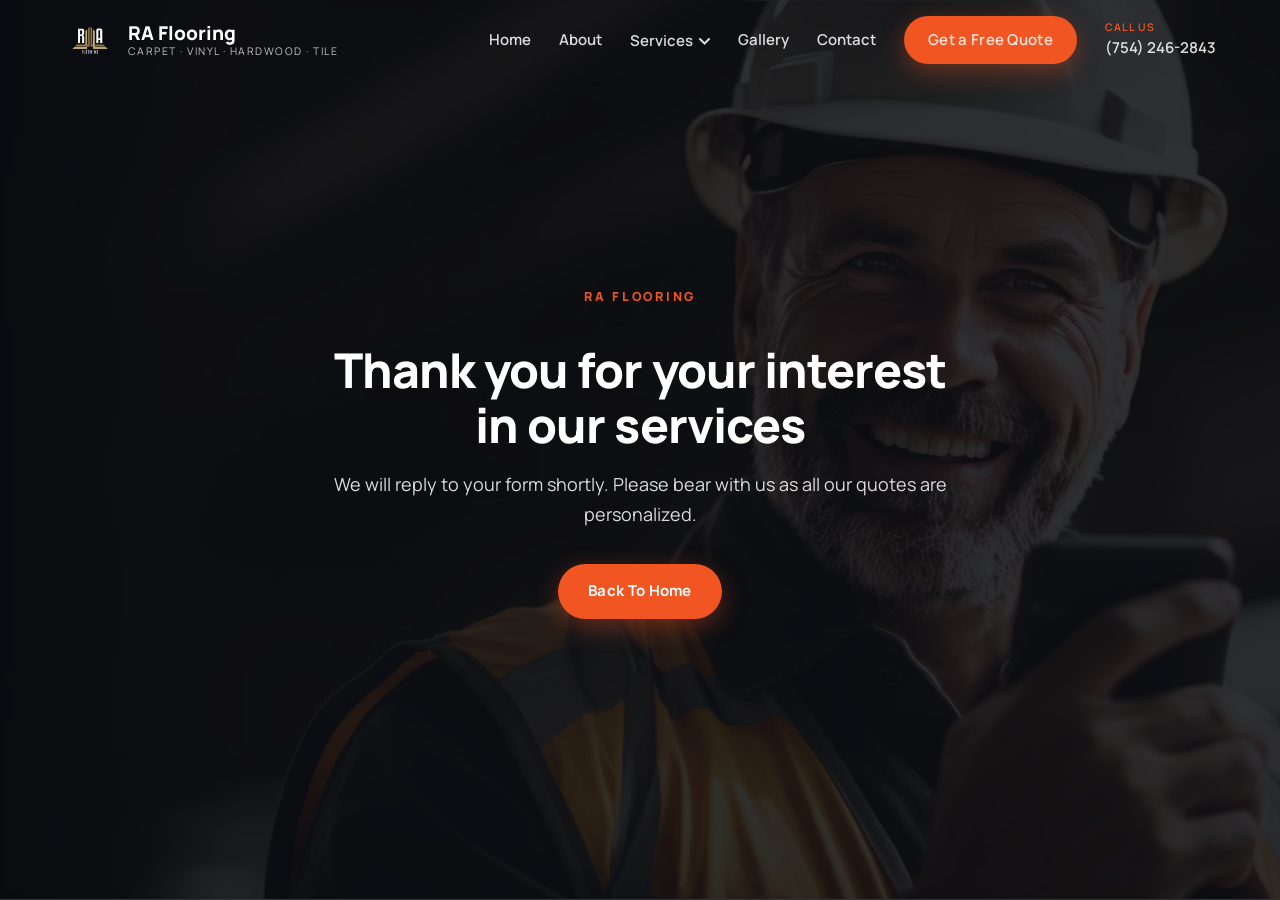
<file: thank-you.html>
<!DOCTYPE html>
<html lang="en">
<head>
<meta charset="UTF-8">
<meta name="viewport" content="width=device-width, initial-scale=1.0">
<meta name="referrer" content="strict-origin-when-cross-origin">
<title>Thank You – RA Flooring</title>
<meta name="description" content="Thank you for your interest in RA Flooring's services. We will reply to your request shortly.">
<link rel="icon" type="image/png" href="assets/img/favicon.png">
<link rel="preconnect" href="https://fonts.googleapis.com">
<link rel="preconnect" href="https://fonts.gstatic.com" crossorigin>
<link href="https://fonts.googleapis.com/css2?family=Manrope:wght@300;400;600;700;800&display=swap" rel="stylesheet">
<link rel="stylesheet" href="assets/css/style.css">
<script>
  (function (w, d, s, u) {
    if (w.oaiq) return;
    var q = function () { q.q.push(arguments); };
    q.q = []; w.oaiq = q;
    var js = d.createElement(s); js.async = true; js.src = u;
    var f = d.getElementsByTagName(s)[0]; f.parentNode.insertBefore(js, f);
  })(window, document, "script", "https://bzrcdn.openai.com/sdk/oaiq.min.js");
  oaiq("init", { pixelId: "AEzR1NKmggbzbYkmer3tov" });
</script>
</head>
<body>
<header class="site-header" id="siteHeader">
  <div class="container nav-wrap">
    <a href="index.html" class="brand">
      <img src="assets/img/logo-white.png" alt="RA Flooring logo">
      <span class="brand-text"><strong>RA Flooring</strong><small>Carpet · Vinyl · Hardwood · Tile</small></span>
    </a>
    <nav class="nav" id="mainNav">
      <a href="index.html">Home</a>
      <a href="about.html">About</a>
      <div class="nav-drop">
        <a href="services.html" class="drop-toggle">Services <svg width="11" height="7" viewBox="0 0 11 7" fill="none"><path d="M1 1l4.5 4.5L10 1" stroke="currentColor" stroke-width="2" stroke-linecap="round"/></svg></a>
        <div class="drop-menu">
          <a href="services.html">Flooring Services</a>
          <a href="kitchen-remodeling.html">Kitchen Remodeling</a>
          <a href="bathroom-remodeling.html">Bathroom Remodeling</a>
          <a href="painting-services.html">Painting Services</a>
        </div>
      </div>
      <a href="gallery.html">Gallery</a>
      <a href="contact.html">Contact</a>
      <a class="btn btn-primary nav-cta" href="contact.html">Get a Free Quote</a>
      <a class="nav-phone" href="tel:+17542462843"><span>Call us</span>(754) 246-2843</a>
    </nav>
    <button class="nav-toggle" id="navToggle" aria-label="Open menu"><span></span><span></span><span></span></button>
  </div>
</header>

<div class="thanks" style="background-image:url('assets/img/thankyou-bg.webp')">
  <div class="inner">
    <span class="eyebrow">RA Flooring</span>
    <h1>Thank you for your interest in our services</h1>
    <p>We will reply to your form shortly. Please bear with us as all our quotes are personalized.</p>
    <a href="index.html" class="btn btn-primary">Back To Home</a>
  </div>
</div>
<script>
  // conversão: os formulários redirecionam para esta página após o envio
  oaiq("measure", "lead_created", { type: "customer_action" });
</script>
<script src="assets/js/main.js"></script>
</body>
</html>
</file>
<file: assets/css/style.css>
/* ============================================================
   RA Flooring — modern rebuild
   Palette: brand orange #F15522 on deep graphite, warm neutrals
   ============================================================ */
:root{
  --orange:#F15522;
  --orange-dark:#d5431a;
  --dark:#12141a;
  --dark-2:#1a1d25;
  --dark-3:#232733;
  --light:#f7f6f3;
  --white:#ffffff;
  --text:#3c4048;
  --text-soft:#6b7078;
  --line:#e6e4df;
  --radius:18px;
  --radius-sm:12px;
  --shadow:0 10px 40px rgba(18,20,26,.10);
  --shadow-lg:0 24px 70px rgba(18,20,26,.18);
  --container:1200px;
  --font:'Manrope',system-ui,-apple-system,'Segoe UI',sans-serif;
}
*{margin:0;padding:0;box-sizing:border-box}
html{scroll-behavior:smooth}
body{font-family:var(--font);color:var(--text);background:var(--white);line-height:1.65;font-size:16.5px;-webkit-font-smoothing:antialiased}
img{max-width:100%;display:block}
a{color:inherit;text-decoration:none}
ul{list-style:none}
h1,h2,h3,h4{color:var(--dark);line-height:1.15;font-weight:800;letter-spacing:-.02em}
.container{max-width:var(--container);margin:0 auto;padding:0 24px}
section{padding:96px 0}
@media(max-width:768px){section{padding:64px 0}}

/* ---------- buttons ---------- */
.btn{display:inline-flex;align-items:center;gap:10px;padding:15px 30px;border-radius:999px;font-weight:700;font-size:15px;letter-spacing:.02em;transition:.25s;cursor:pointer;border:0}
.btn-primary{background:var(--orange);color:#fff;box-shadow:0 8px 24px rgba(241,85,34,.35)}
.btn-primary:hover{background:var(--orange-dark);transform:translateY(-2px)}
.btn-ghost{background:transparent;color:#fff;border:2px solid rgba(255,255,255,.45)}
.btn-ghost:hover{border-color:#fff;background:rgba(255,255,255,.08)}
.btn-dark{background:var(--dark);color:#fff}
.btn-dark:hover{background:var(--dark-3);transform:translateY(-2px)}
.btn-light{background:#fff;color:var(--dark)}
.btn-light:hover{transform:translateY(-2px);box-shadow:var(--shadow)}

/* ---------- header ---------- */
.site-header{position:fixed;inset:0 0 auto 0;z-index:100;transition:.3s;padding:14px 0}
.site-header.scrolled{background:rgba(18,20,26,.92);backdrop-filter:blur(14px);box-shadow:0 6px 30px rgba(0,0,0,.25);padding:8px 0}
.nav-wrap{display:flex;align-items:center;justify-content:space-between;gap:24px}
.brand{display:flex;align-items:center;gap:12px}
.brand img{width:52px;height:52px;object-fit:contain}
.brand-text{display:flex;flex-direction:column;color:#fff;line-height:1.2}
.brand-text strong{font-size:19px;font-weight:800}
.brand-text small{font-size:10.5px;letter-spacing:.14em;text-transform:uppercase;opacity:.75}
.nav{display:flex;align-items:center;gap:28px}
.nav>a,.drop-toggle{color:rgba(255,255,255,.85);font-weight:600;font-size:15px;transition:.2s;position:relative}
.nav>a:hover,.nav>a.active,.drop-toggle:hover{color:#fff}
.nav>a.active::after{content:'';position:absolute;left:0;right:0;bottom:-6px;height:2.5px;border-radius:2px;background:var(--orange)}
.nav-drop{position:relative}
.drop-toggle{display:inline-flex;align-items:center;gap:6px;cursor:pointer}
.drop-toggle svg{transition:.25s}
.drop-menu{position:absolute;top:calc(100% + 14px);left:50%;transform:translateX(-50%) translateY(8px);background:#fff;border-radius:var(--radius-sm);box-shadow:var(--shadow-lg);padding:10px;min-width:230px;opacity:0;visibility:hidden;transition:.25s}
.nav-drop:hover .drop-menu,.nav-drop.open .drop-menu{opacity:1;visibility:visible;transform:translateX(-50%) translateY(0)}
.nav-drop:hover .drop-toggle svg{transform:rotate(180deg)}
.drop-menu a{display:block;padding:11px 16px;border-radius:9px;color:var(--dark);font-weight:600;font-size:14.5px}
.drop-menu a:hover{background:var(--light);color:var(--orange)}
.nav-cta{padding:12px 24px;font-size:14px}
.nav-cta:hover{color:#fff}
.nav-phone{color:#fff;font-weight:800;font-size:15px;white-space:nowrap}
.nav-phone span{display:block;font-size:10.5px;font-weight:600;letter-spacing:.1em;text-transform:uppercase;color:var(--orange)}
.nav-toggle{display:none;flex-direction:column;gap:5px;background:none;border:0;cursor:pointer;padding:8px;z-index:110}
.nav-toggle span{width:26px;height:2.5px;background:#fff;border-radius:2px;transition:.3s}
.nav-toggle.open span:nth-child(1){transform:translateY(7.5px) rotate(45deg)}
.nav-toggle.open span:nth-child(2){opacity:0}
.nav-toggle.open span:nth-child(3){transform:translateY(-7.5px) rotate(-45deg)}
@media(max-width:1080px){
  .nav{position:fixed;inset:0;background:rgba(18,20,26,.98);backdrop-filter:blur(10px);flex-direction:column;justify-content:center;gap:26px;opacity:0;visibility:hidden;transition:.3s}
  .nav.open{opacity:1;visibility:visible}
  .nav>a,.drop-toggle{font-size:20px}
  .drop-menu{position:static;transform:none;opacity:1;visibility:visible;background:transparent;box-shadow:none;display:none;text-align:center}
  .nav-drop.open .drop-menu{display:block}
  .drop-menu a{color:rgba(255,255,255,.8);font-size:16px}
  .drop-menu a:hover{background:transparent;color:var(--orange)}
  .nav-toggle{display:flex}
  .nav-phone{text-align:center}
}

/* ---------- hero ---------- */
.hero{position:relative;min-height:92vh;display:flex;align-items:center;padding:160px 0 100px;background-size:cover;background-position:center;color:#fff;overflow:hidden}
.hero::before{content:'';position:absolute;inset:0;z-index:1;background:linear-gradient(100deg,rgba(10,12,16,.88) 0%,rgba(10,12,16,.62) 55%,rgba(10,12,16,.35) 100%)}
.hero-slides{position:absolute;inset:0;z-index:0}
.hero-slides .slide{position:absolute;inset:0;background-size:cover;background-position:center;opacity:0;transition:opacity 1.2s ease}
.hero-slides .slide.active{opacity:1;animation:kenburns 7s ease-out forwards}
@keyframes kenburns{from{transform:scale(1)}to{transform:scale(1.09)}}
@media(prefers-reduced-motion:reduce){.hero-slides .slide.active{animation:none}}
.hero .container{position:relative;z-index:2}
.hero-inner{max-width:640px}
.hero .stars{color:#ffb42a;font-size:20px;letter-spacing:4px;margin-bottom:14px}
.eyebrow{display:inline-block;font-size:12.5px;font-weight:800;letter-spacing:.22em;text-transform:uppercase;color:var(--orange);margin-bottom:16px}
.hero h1{color:#fff;font-size:clamp(34px,4.6vw,58px);margin-bottom:22px}
.hero p{font-size:18px;color:rgba(255,255,255,.82);margin-bottom:34px;max-width:560px}
.hero-actions{display:flex;gap:16px;flex-wrap:wrap}
.hero-grid{display:grid;grid-template-columns:1.15fr .85fr;gap:64px;align-items:center;width:100%}
.hero-grid .hero-inner{max-width:none}
.hero-form{background:rgba(255,255,255,.97);border-radius:var(--radius);padding:32px 30px;box-shadow:var(--shadow-lg);color:var(--text);max-width:460px;justify-self:end;width:100%}
.hero-form h3{font-size:21px;margin-bottom:4px}
.hero-form .hint{color:var(--text-soft);font-size:13.5px;margin-bottom:18px}
.hero-form .field{margin-bottom:12px}
.hero-form .form-row{display:grid;grid-template-columns:1fr 1fr;gap:12px}
@media(max-width:560px){.hero-form .form-row{grid-template-columns:1fr}}
.hero-form .field label{display:block;font-size:12px;font-weight:700;margin-bottom:5px;color:var(--dark)}
.hero-check{margin:0 0 30px;display:grid;gap:12px}
.hero-check li{display:flex;align-items:center;gap:12px;font-size:17px;font-weight:600;color:#fff}
.hero-check .tick{flex-shrink:0;width:24px;height:24px;border-radius:50%;background:var(--orange);color:#fff;display:grid;place-items:center;font-size:13px;font-weight:800}
@media(max-width:1080px){
  .hero-grid{grid-template-columns:1fr;gap:44px}
  .hero-form{justify-self:start}
}
.hero-page{min-height:64vh;padding:180px 0 90px}
.hero-page h1{font-size:clamp(30px,4vw,50px)}

/* ---------- badges ---------- */
.badges-row{display:flex;align-items:center;justify-content:center;gap:38px;flex-wrap:wrap;padding:28px 0}
.badges-row img{height:64px;width:auto;object-fit:contain;filter:drop-shadow(0 4px 10px rgba(0,0,0,.08));transition:.25s}
.badges-row img:hover{transform:scale(1.06)}
.badges-row.on-dark img{height:56px}
@media(max-width:640px){.badges-row{gap:20px}.badges-row img{height:44px}}

/* ---------- section headers ---------- */
.sec-head{max-width:720px;margin-bottom:56px}
.sec-head.center{margin-left:auto;margin-right:auto;text-align:center}
.sec-head h2{font-size:clamp(28px,3.4vw,42px);margin-bottom:16px}
.sec-head p{color:var(--text-soft);font-size:17px}
.sec-head .divider{width:74px;height:4px;border-radius:4px;background:var(--orange);margin-top:22px}
.sec-head.center .divider{margin-left:auto;margin-right:auto}

/* ---------- stats ---------- */
.stats{background:var(--dark);padding:64px 0}
.stats-grid{display:grid;grid-template-columns:repeat(4,1fr);gap:32px;text-align:center}
.stat .num{font-size:clamp(40px,4.5vw,58px);font-weight:300;color:var(--orange);letter-spacing:-.02em}
.stat .label{color:rgba(255,255,255,.75);font-weight:700;font-size:14px;letter-spacing:.08em;text-transform:uppercase;margin-top:6px}
@media(max-width:820px){.stats-grid{grid-template-columns:repeat(2,1fr)}}

/* ---------- split / ready ---------- */
.split{display:grid;grid-template-columns:1.05fr .95fr;gap:64px;align-items:center}
@media(max-width:960px){.split{grid-template-columns:1fr;gap:40px}}
.ready{position:relative;background-size:cover;background-position:center;color:#fff}
.ready::before{content:'';position:absolute;inset:0;background:linear-gradient(90deg,rgba(10,12,16,.92),rgba(10,12,16,.55))}
.ready .container{position:relative;z-index:2}
.ready h2{color:#fff;font-size:clamp(28px,3.4vw,42px);margin-bottom:20px}
.ready p{color:rgba(255,255,255,.85);max-width:640px;margin-bottom:32px;font-size:17px}

/* ---------- cards / works ---------- */
.works-grid{display:grid;grid-template-columns:repeat(4,1fr);gap:18px}
.works-grid a{position:relative;border-radius:var(--radius-sm);overflow:hidden;aspect-ratio:1/1;display:block}
.works-grid img{width:100%;height:100%;object-fit:cover;transition:.5s}
.works-grid a::after{content:'';position:absolute;inset:0;background:linear-gradient(to top,rgba(18,20,26,.45),transparent 55%);opacity:0;transition:.35s}
.works-grid a:hover img{transform:scale(1.07)}
.works-grid a:hover::after{opacity:1}
@media(max-width:900px){.works-grid{grid-template-columns:repeat(2,1fr)}}
.works-grid a.has-cap::after{opacity:1;background:linear-gradient(to top,rgba(18,20,26,.72),transparent 55%)}
.works-grid .work-cap{position:absolute;left:18px;right:18px;bottom:14px;z-index:2;color:#fff;display:flex;flex-direction:column;line-height:1.3}
.works-grid .work-cap strong{font-size:16px;font-weight:800;letter-spacing:.04em;text-transform:uppercase}
.works-grid .work-cap small{font-size:13.5px;font-weight:400;opacity:.9}
.center-cta{text-align:center;margin-top:44px}

/* ---------- reviews ---------- */
.reviews-band{background:var(--light)}
.review-score{display:flex;align-items:center;gap:28px;flex-wrap:wrap}
.review-score .big{font-size:64px;font-weight:800;color:var(--dark);line-height:1}
.review-score .stars{color:#ffb42a;font-size:22px;letter-spacing:3px}
.review-score .tag{font-weight:800;letter-spacing:.16em;font-size:13px;color:var(--text-soft);text-transform:uppercase}
.review-shot{border-radius:var(--radius);box-shadow:var(--shadow-lg);overflow:hidden}
.google-badge{height:56px;width:auto;margin:26px 0}

/* ---------- service cards ---------- */
.svc-grid{display:grid;grid-template-columns:repeat(3,1fr);gap:26px}
@media(max-width:980px){.svc-grid{grid-template-columns:repeat(2,1fr)}}
@media(max-width:640px){.svc-grid{grid-template-columns:1fr}}
.svc-card{background:#fff;border:1px solid var(--line);border-radius:var(--radius);overflow:hidden;display:flex;flex-direction:column;transition:.3s;position:relative}
.svc-card:hover{transform:translateY(-6px);box-shadow:var(--shadow-lg);border-color:transparent}
.svc-card .thumb{aspect-ratio:16/11;overflow:hidden}
.svc-card .thumb img{width:100%;height:100%;object-fit:cover;transition:.5s}
.svc-card:hover .thumb img{transform:scale(1.06)}
.svc-card .body{padding:26px 26px 28px;display:flex;flex-direction:column;flex:1}
.svc-card h3{font-size:21px;margin-bottom:10px}
.svc-card p{color:var(--text-soft);font-size:15.5px;flex:1}
.svc-card .link{margin-top:18px;font-weight:800;font-size:13px;letter-spacing:.14em;text-transform:uppercase;color:var(--orange);display:inline-flex;align-items:center;gap:8px}
.svc-card .link:hover{gap:12px}
.pill{position:absolute;top:16px;left:16px;background:var(--orange);color:#fff;font-size:11.5px;font-weight:800;letter-spacing:.08em;text-transform:uppercase;padding:7px 14px;border-radius:999px;z-index:2;box-shadow:0 6px 16px rgba(241,85,34,.4)}

/* ---------- features ---------- */
.feat-grid{display:grid;grid-template-columns:repeat(3,1fr);gap:26px}
@media(max-width:860px){.feat-grid{grid-template-columns:1fr}}
.feat{background:#fff;border-radius:var(--radius);padding:34px 30px;box-shadow:var(--shadow);display:flex;gap:20px;align-items:flex-start;transition:.3s}
.feat:hover{transform:translateY(-5px);box-shadow:var(--shadow-lg)}
.feat img{width:56px;height:56px;object-fit:contain;flex-shrink:0}
.feat h3{font-size:18px;margin-bottom:8px}
.feat p{color:var(--text-soft);font-size:15px}
.feat.on-card{box-shadow:none;border:1px solid var(--line)}

/* ---------- why-choose checklist ---------- */
.check-list li{display:flex;gap:14px;align-items:flex-start;padding:13px 0;font-weight:600;color:var(--dark);font-size:17px}
.check-list .tick{flex-shrink:0;width:26px;height:26px;border-radius:50%;background:rgba(241,85,34,.12);color:var(--orange);display:grid;place-items:center;font-size:14px;font-weight:800;margin-top:2px}
.photo-frame{border-radius:var(--radius);overflow:hidden;box-shadow:var(--shadow-lg)}
.photo-frame img{width:100%;height:100%;object-fit:cover}

/* ---------- CTA band ---------- */
.cta-band{position:relative;background-size:cover;background-position:center;color:#fff}
.cta-band::before{content:'';position:absolute;inset:0;background:linear-gradient(100deg,rgba(10,12,16,.9),rgba(10,12,16,.6))}
.cta-band .container{position:relative;z-index:2}
.cta-band h2{color:#fff;font-size:clamp(28px,3.4vw,40px);margin-bottom:18px}
.cta-band p{color:rgba(255,255,255,.85);max-width:620px;margin-bottom:30px;font-size:17px}
.cta-band .feat{background:rgba(255,255,255,.06);backdrop-filter:blur(8px);border:1px solid rgba(255,255,255,.12)}
.cta-band .feat h3{color:#fff}
.cta-band .feat p{color:rgba(255,255,255,.72)}

/* ---------- before/after ---------- */
.ba-wrap{position:relative;border-radius:var(--radius);overflow:hidden;box-shadow:var(--shadow-lg);user-select:none;aspect-ratio:4/3}
.ba-wrap img{position:absolute;inset:0;width:100%;height:100%;object-fit:cover;pointer-events:none}
.ba-after{clip-path:inset(0 0 0 50%)}
.ba-handle{position:absolute;top:0;bottom:0;left:50%;width:3px;background:#fff;cursor:ew-resize;z-index:5}
.ba-handle::after{content:'⟷';position:absolute;top:50%;left:50%;transform:translate(-50%,-50%);width:46px;height:46px;background:var(--orange);color:#fff;border-radius:50%;display:grid;place-items:center;font-size:19px;box-shadow:0 6px 20px rgba(0,0,0,.35)}
.ba-label{position:absolute;top:16px;padding:6px 14px;border-radius:999px;background:rgba(18,20,26,.75);color:#fff;font-size:12px;font-weight:800;letter-spacing:.1em;text-transform:uppercase;z-index:4}
.ba-label.before{left:16px}
.ba-label.after{right:16px}

/* ---------- video gallery ---------- */
.video-grid{display:grid;grid-template-columns:repeat(4,1fr);gap:22px}
@media(max-width:1024px){.video-grid{grid-template-columns:repeat(2,1fr)}}
@media(max-width:560px){.video-grid{grid-template-columns:1fr}}
.video-card{background:#fff;border:1px solid var(--line);border-radius:var(--radius);overflow:hidden;transition:.3s}
.video-card:hover{transform:translateY(-5px);box-shadow:var(--shadow-lg)}
.video-card video{width:100%;aspect-ratio:9/16;object-fit:cover;display:block;background:#000}
.video-card .body{padding:18px 20px 22px}
.video-card h3{font-size:17px;margin-bottom:6px}
.video-card p{color:var(--text-soft);font-size:14px}

/* ---------- contact ---------- */
.contact-band{position:relative;background-size:cover;background-position:center;color:#fff}
.contact-band::before{content:'';position:absolute;inset:0;background:linear-gradient(rgba(12,14,18,.93),rgba(12,14,18,.9))}
.contact-band .container{position:relative;z-index:2}
.contact-band h2{color:#fff;font-size:clamp(28px,3.4vw,40px)}
.contact-band .sub{color:rgba(255,255,255,.8);font-size:18px;margin:12px 0 36px}
.info-item{padding:20px 0;border-top:1px solid rgba(255,255,255,.14)}
.info-item .k{font-size:12px;font-weight:800;letter-spacing:.18em;text-transform:uppercase;color:var(--orange);margin-bottom:5px}
.info-item .v{font-size:19px;font-weight:700;color:#fff}
.info-item .v a:hover{color:var(--orange)}
.social-row{display:flex;gap:14px;margin-top:28px}
.social-row a{width:46px;height:46px;border-radius:50%;border:1.5px solid rgba(255,255,255,.3);display:grid;place-items:center;transition:.25s}
.social-row a:hover{background:var(--orange);border-color:var(--orange);transform:translateY(-3px)}
.social-row svg{width:20px;height:20px;fill:#fff}
.contact-photo{border-radius:var(--radius);overflow:hidden;box-shadow:var(--shadow-lg)}

/* ---------- form ---------- */
.form-card{background:#fff;border-radius:var(--radius);padding:40px;box-shadow:var(--shadow-lg);color:var(--text)}
.form-card h3{font-size:24px;margin-bottom:6px}
.form-card .hint{color:var(--text-soft);font-size:14.5px;margin-bottom:26px}
.form-grid{display:grid;grid-template-columns:1fr 1fr;gap:16px}
.form-grid .full{grid-column:1/-1}
@media(max-width:560px){.form-grid{grid-template-columns:1fr}}
.field label{display:block;font-size:13px;font-weight:700;letter-spacing:.04em;margin-bottom:7px;color:var(--dark)}
.field input,.field select,.field textarea{width:100%;padding:13px 16px;border:1.5px solid var(--line);border-radius:10px;font-family:var(--font);font-size:15px;color:var(--dark);background:var(--light);transition:.2s;outline:none}
.field input:focus,.field select:focus,.field textarea:focus{border-color:var(--orange);background:#fff;box-shadow:0 0 0 4px rgba(241,85,34,.12)}
.field textarea{resize:vertical;min-height:120px}

/* ---------- footer ---------- */
.site-footer{background:var(--dark);color:rgba(255,255,255,.72);padding:70px 0 0}
.footer-grid{display:grid;grid-template-columns:1.4fr 1fr 1fr 1.2fr;gap:44px;padding-bottom:50px}
@media(max-width:980px){.footer-grid{grid-template-columns:1fr 1fr}}
@media(max-width:560px){.footer-grid{grid-template-columns:1fr}}
.site-footer .brand{margin-bottom:18px}
.site-footer p{font-size:14.5px}
.site-footer h4{color:#fff;font-size:15px;letter-spacing:.1em;text-transform:uppercase;margin-bottom:18px}
.site-footer li{margin-bottom:11px}
.site-footer li a{font-size:15px;transition:.2s}
.site-footer li a:hover{color:var(--orange)}
.footer-bottom{border-top:1px solid rgba(255,255,255,.1);padding:22px 0;display:flex;justify-content:space-between;gap:12px;flex-wrap:wrap;font-size:13.5px}
.footer-bottom a:hover{color:var(--orange)}

/* ---------- misc ---------- */
.band-light{background:var(--light)}
.band-dark{background:var(--dark)}
.band-dark h2,.band-dark h3{color:#fff}
.materials-strip{background:var(--dark-2);padding:34px 0;text-align:center}
.materials-strip p{color:rgba(255,255,255,.8);font-weight:700;font-size:17px;letter-spacing:.02em}
.thanks{min-height:100vh;display:flex;align-items:center;justify-content:center;text-align:center;background-size:cover;background-position:center;position:relative;color:#fff;padding:120px 24px}
.thanks::before{content:'';position:absolute;inset:0;background:rgba(12,14,18,.85)}
.thanks .inner{position:relative;z-index:2;max-width:640px}
.thanks h1{color:#fff;font-size:clamp(30px,4vw,48px);margin:18px 0}
.thanks p{color:rgba(255,255,255,.85);font-size:18px;margin-bottom:34px}
.legal{padding:170px 0 90px;max-width:820px;margin:0 auto}
.legal h1{font-size:clamp(30px,4vw,44px);margin-bottom:10px}
.legal .updated{color:var(--text-soft);font-size:14px;margin-bottom:40px}
.legal h2{font-size:22px;margin:36px 0 12px}
.legal p,.legal li{color:var(--text);font-size:16px;margin-bottom:12px}
.legal ul{list-style:disc;padding-left:22px}

/* ---------- reveal animations ---------- */
.reveal{opacity:0;transform:translateY(28px);transition:opacity .7s ease,transform .7s ease}
.reveal.visible{opacity:1;transform:none}
.reveal-d1{transition-delay:.1s}
.reveal-d2{transition-delay:.2s}
.reveal-d3{transition-delay:.3s}
@media(prefers-reduced-motion:reduce){
  .reveal{opacity:1;transform:none;transition:none}
  html{scroll-behavior:auto}
}

/* floating call button */
.float-call{position:fixed;right:22px;bottom:22px;z-index:90;width:58px;height:58px;border-radius:50%;background:var(--orange);display:grid;place-items:center;box-shadow:0 10px 30px rgba(241,85,34,.5);transition:.25s}
.float-call:hover{transform:scale(1.08)}
.float-call svg{width:26px;height:26px;fill:#fff}
</file>
